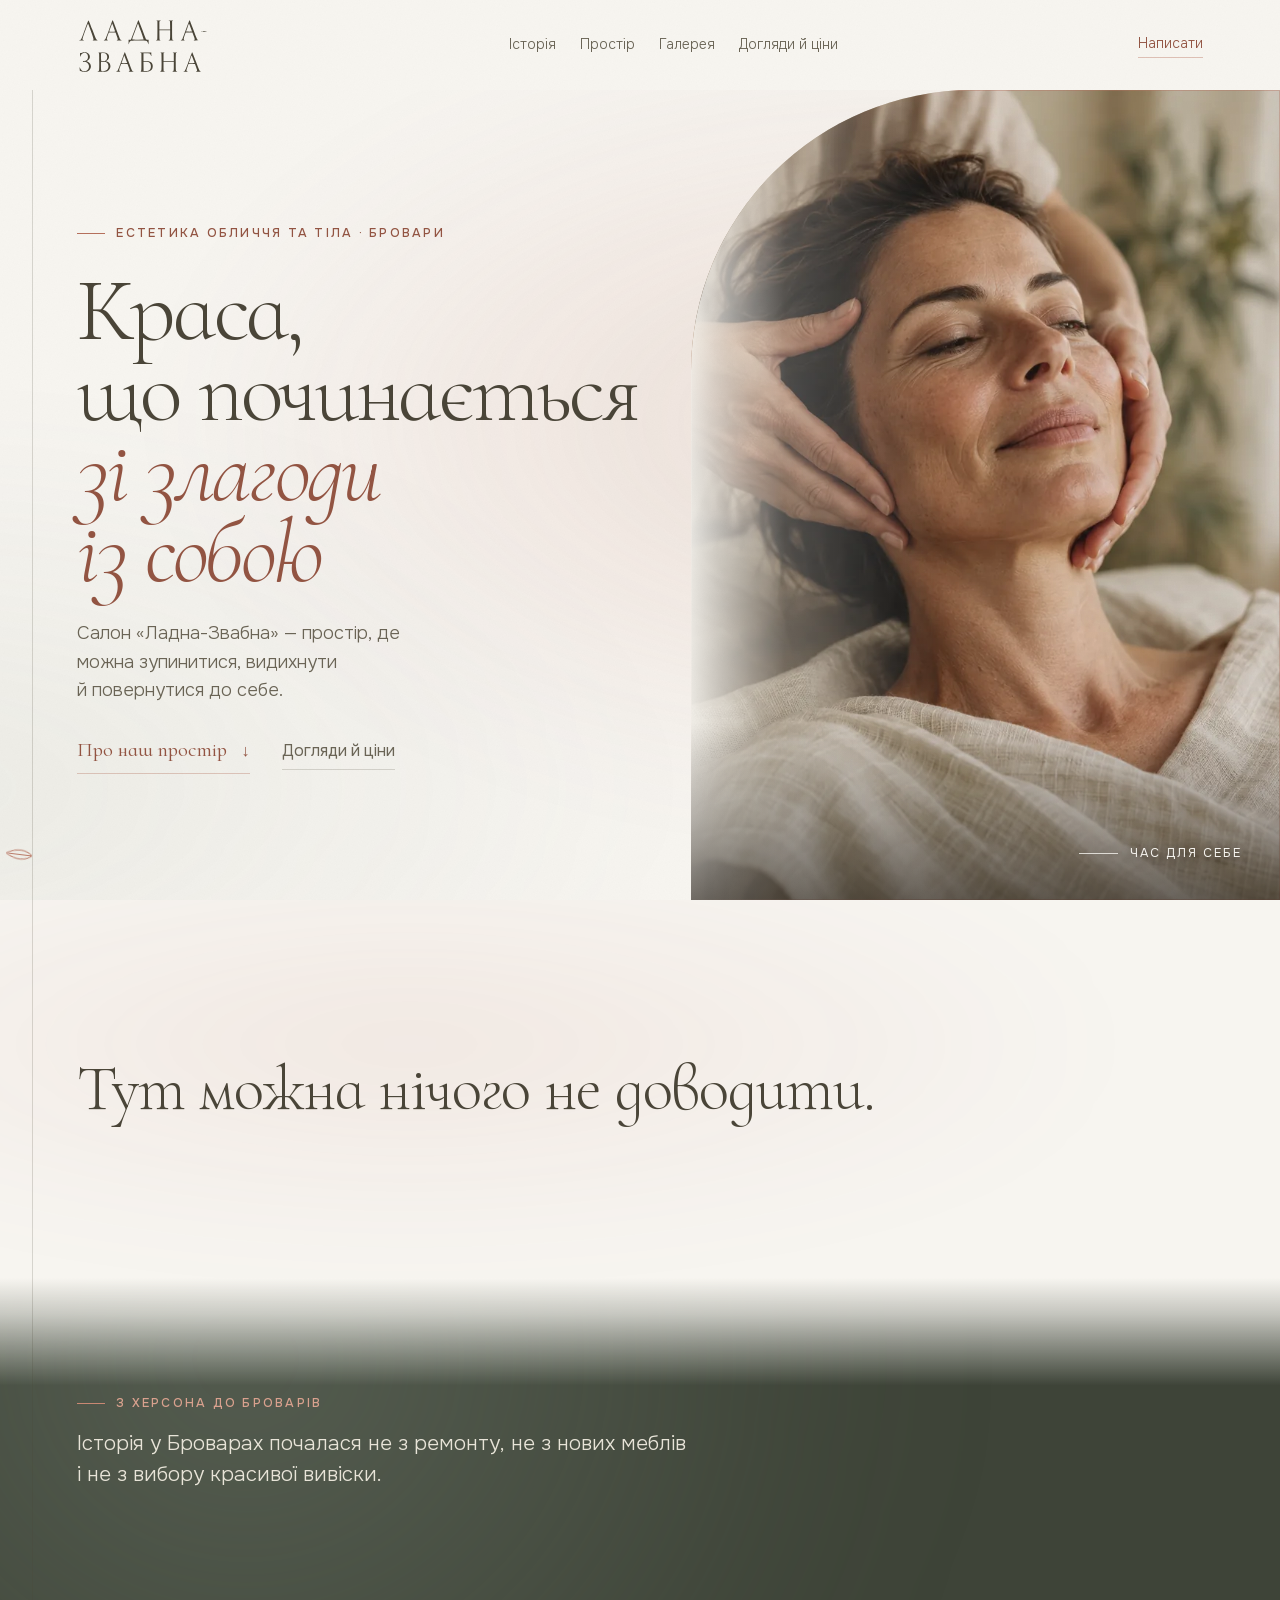
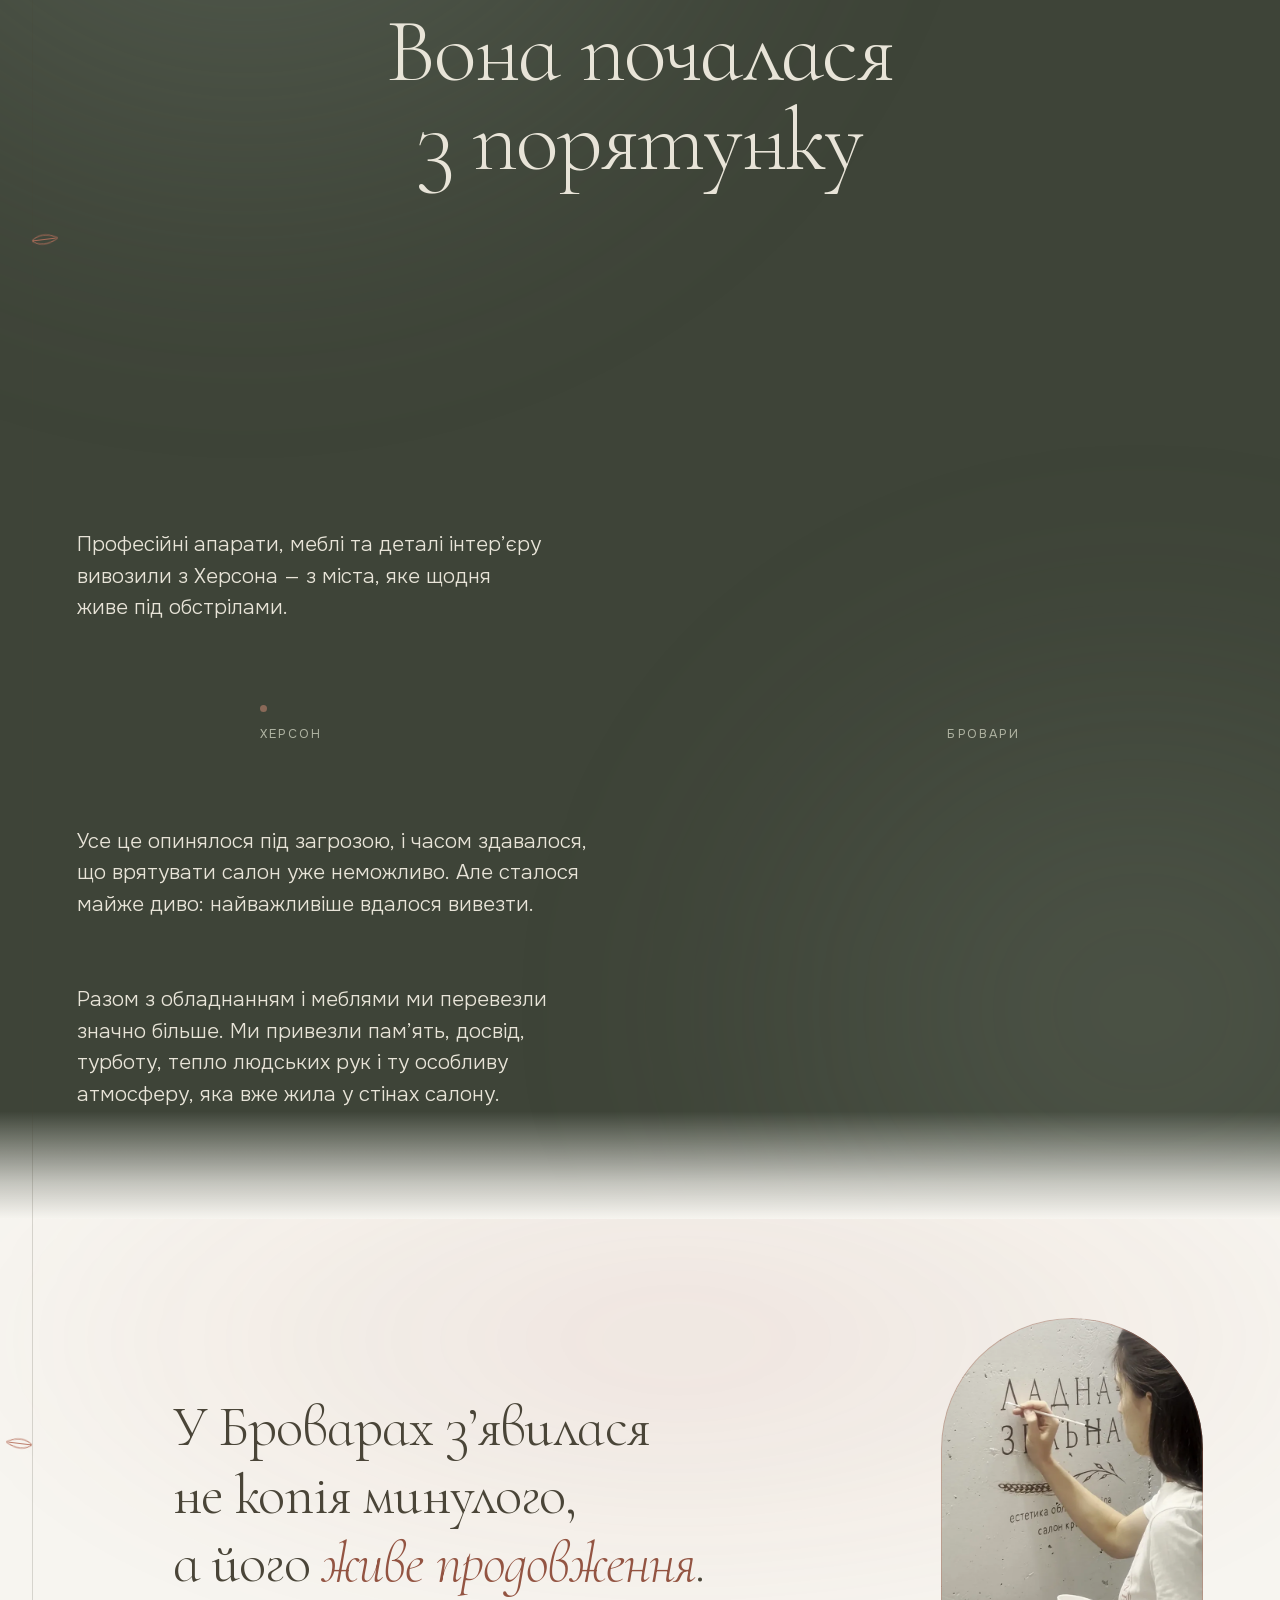
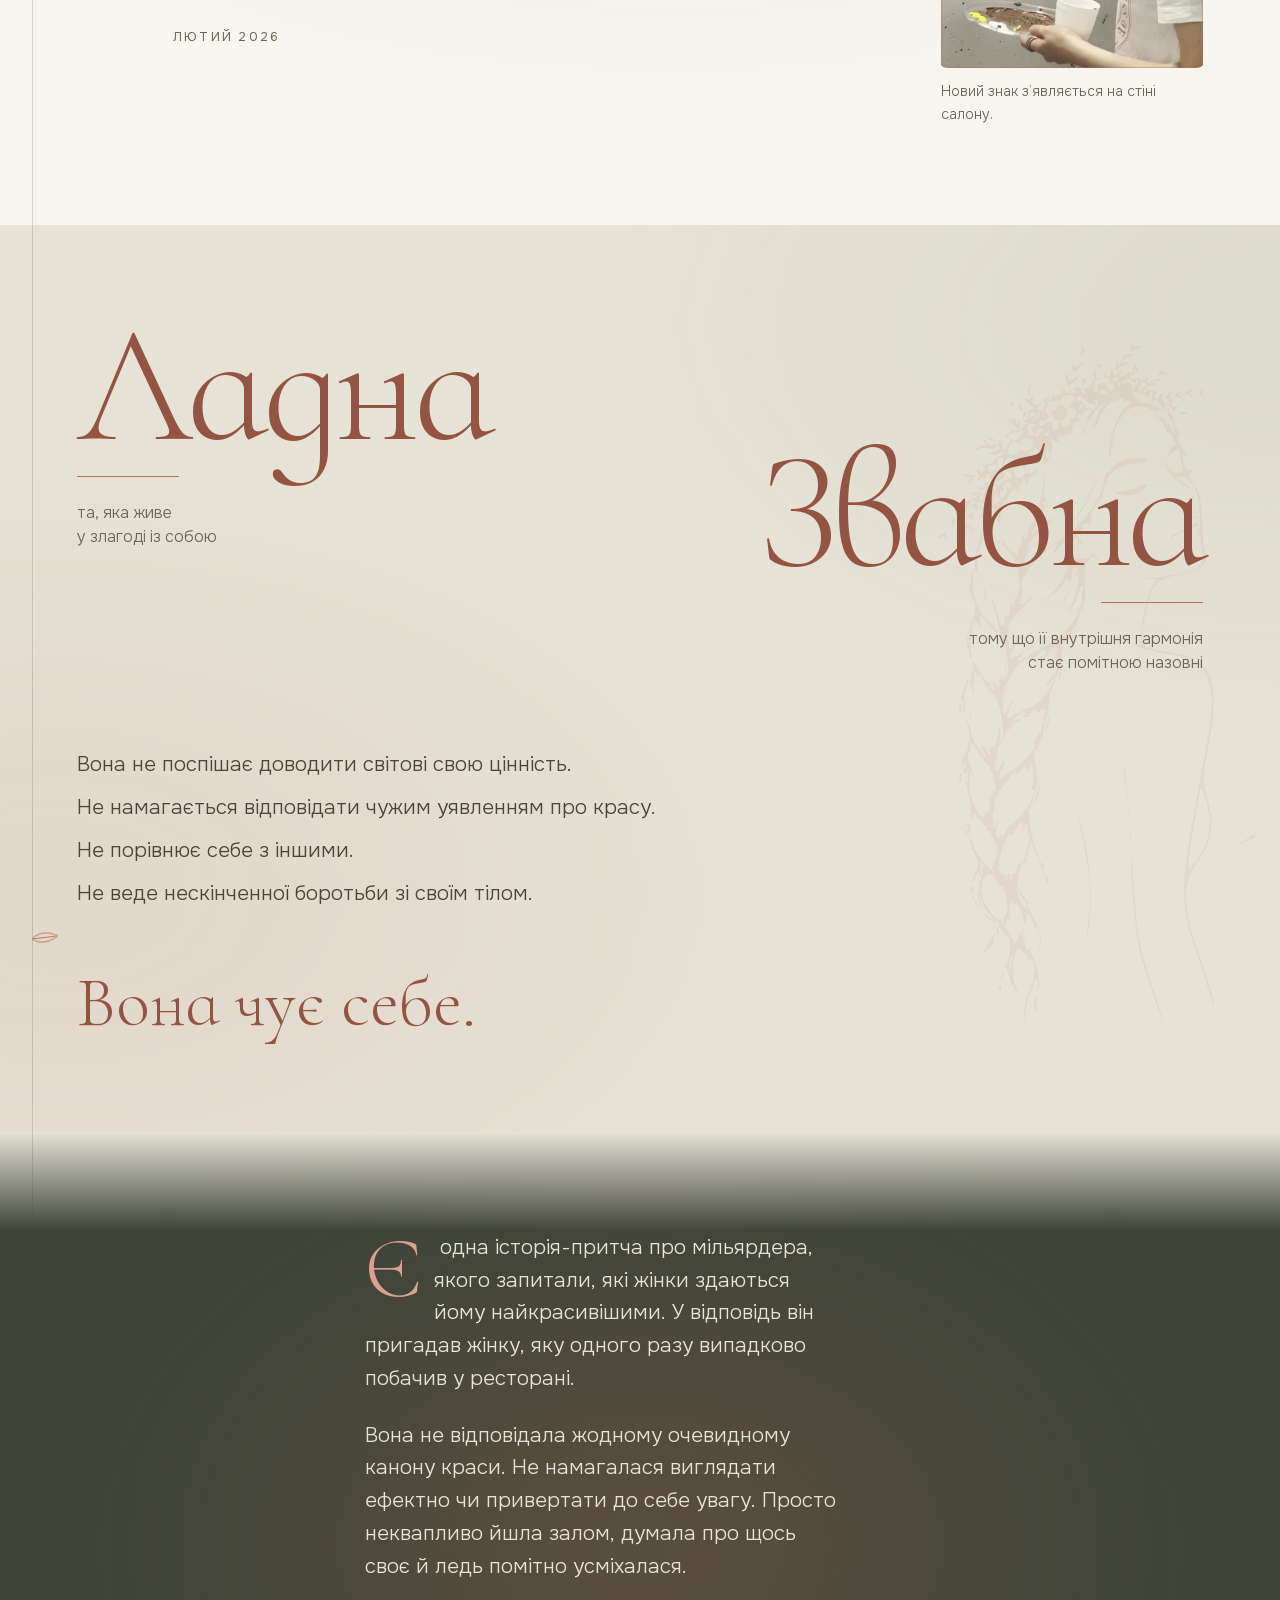
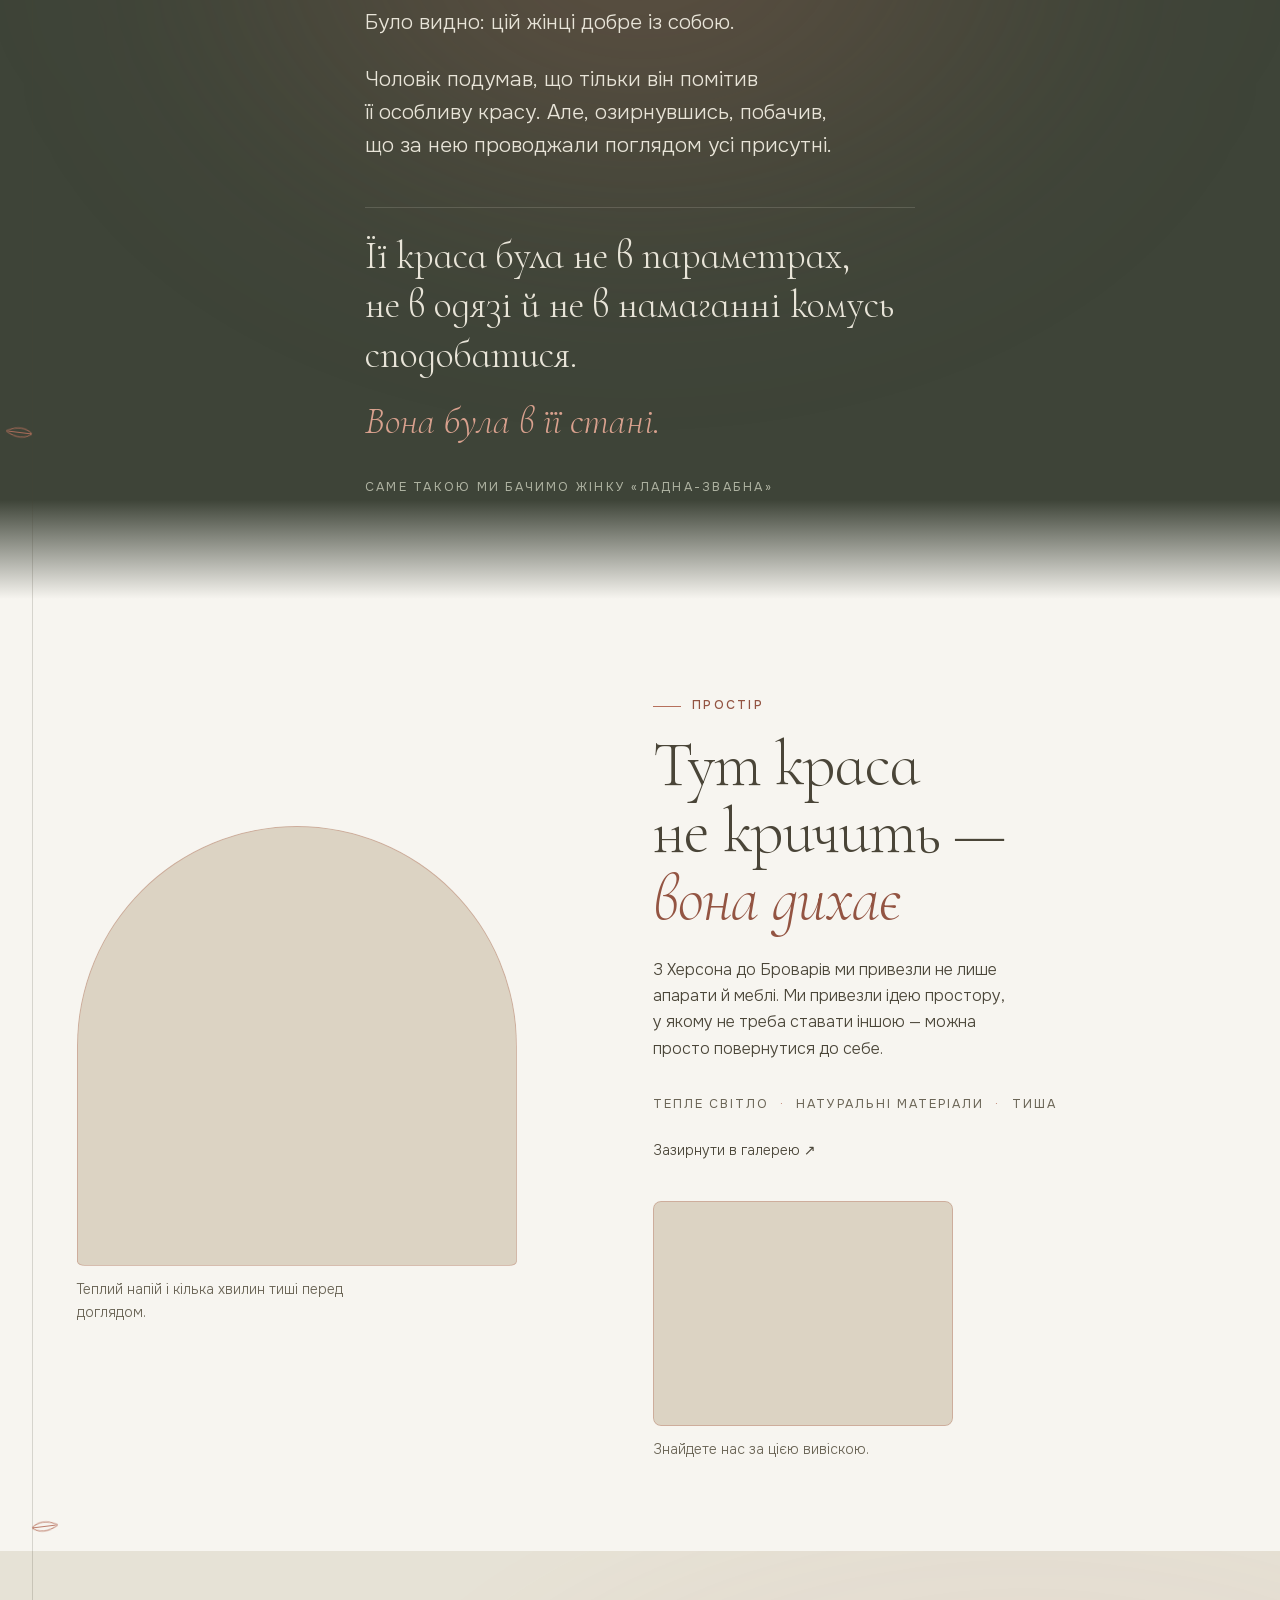
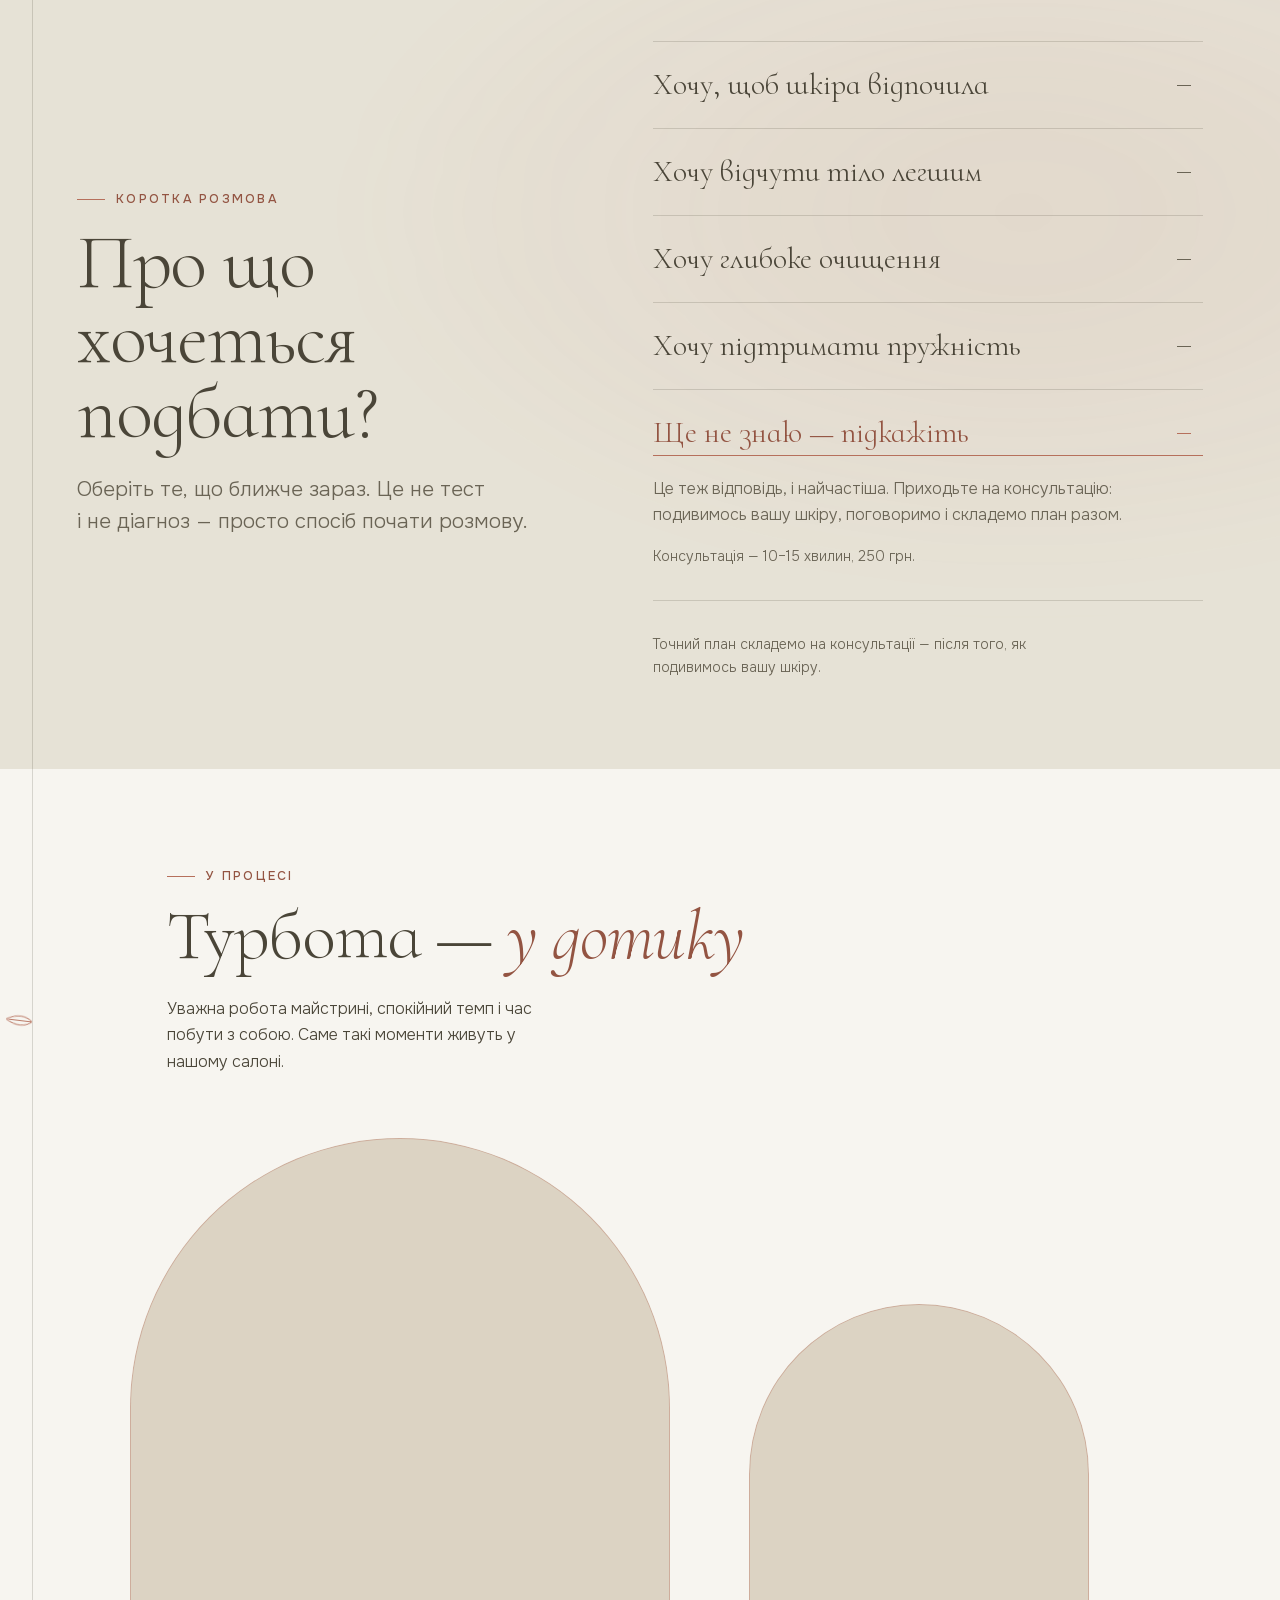
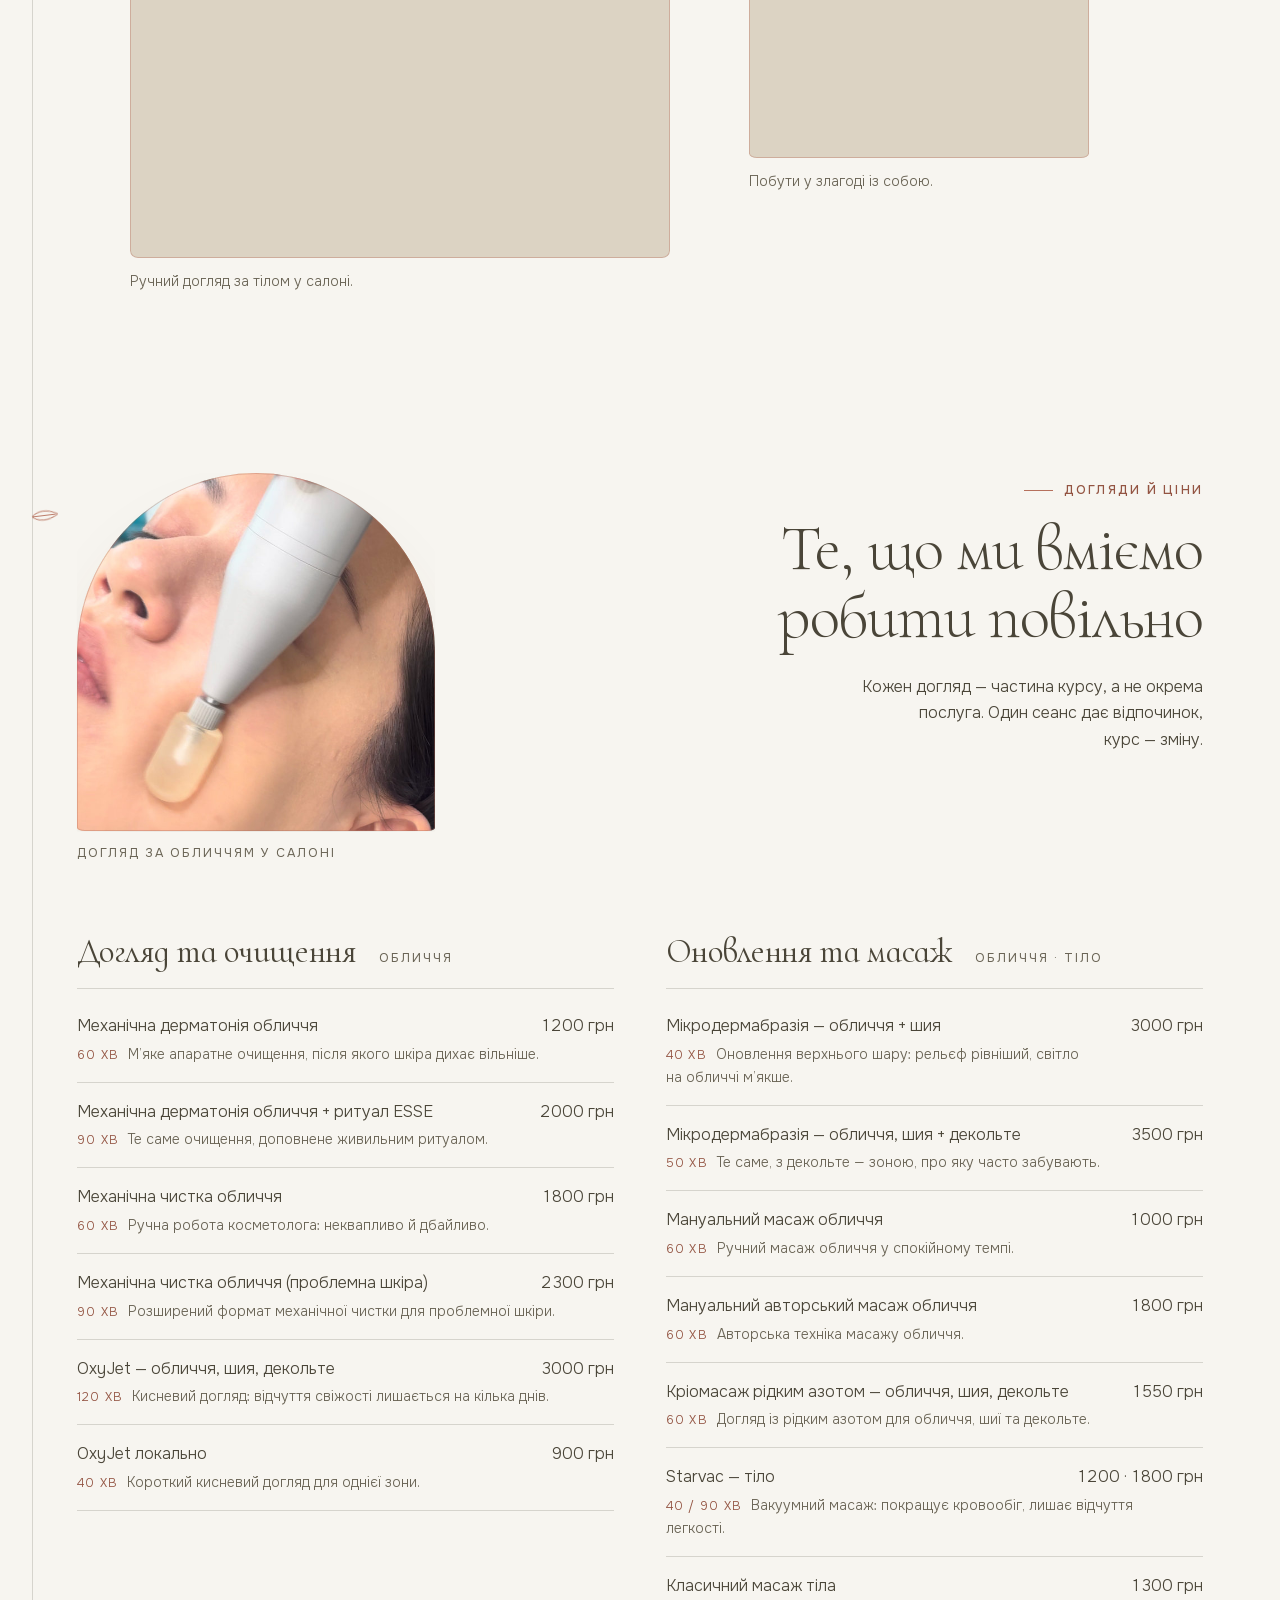
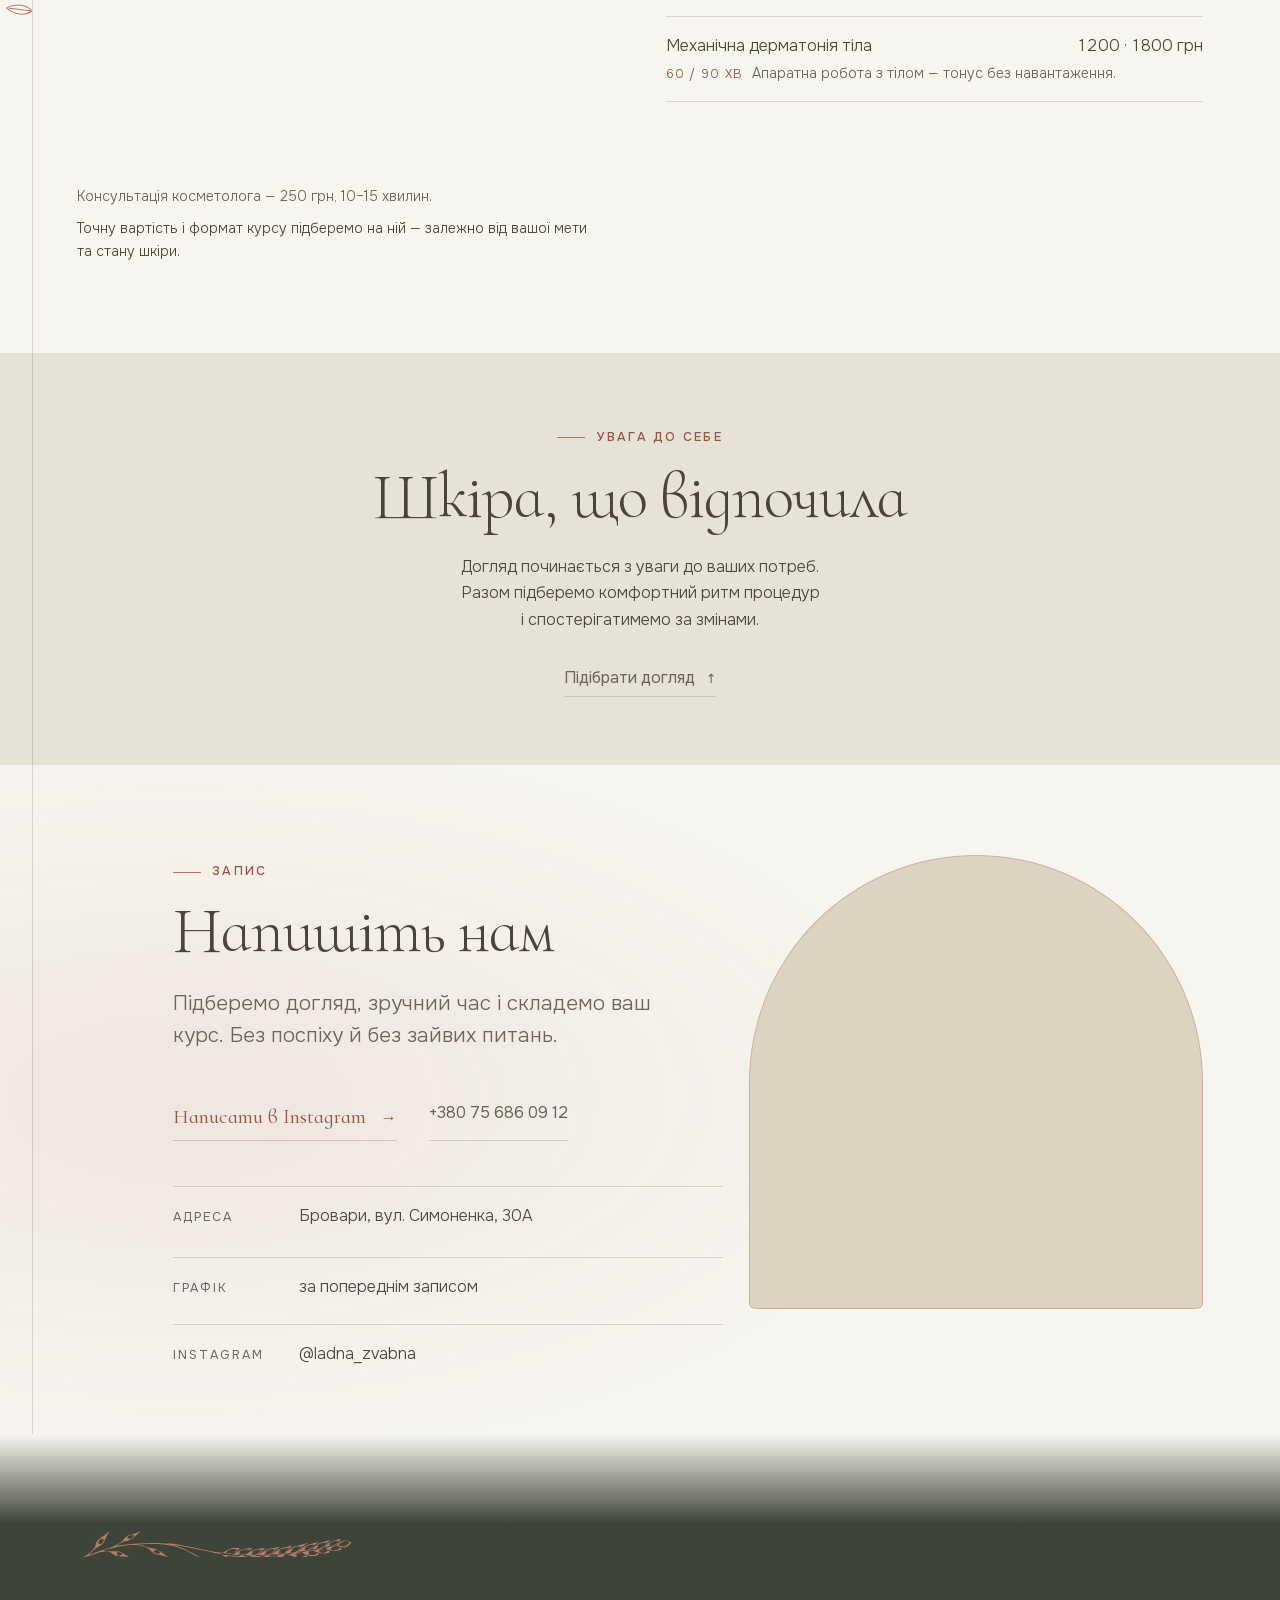
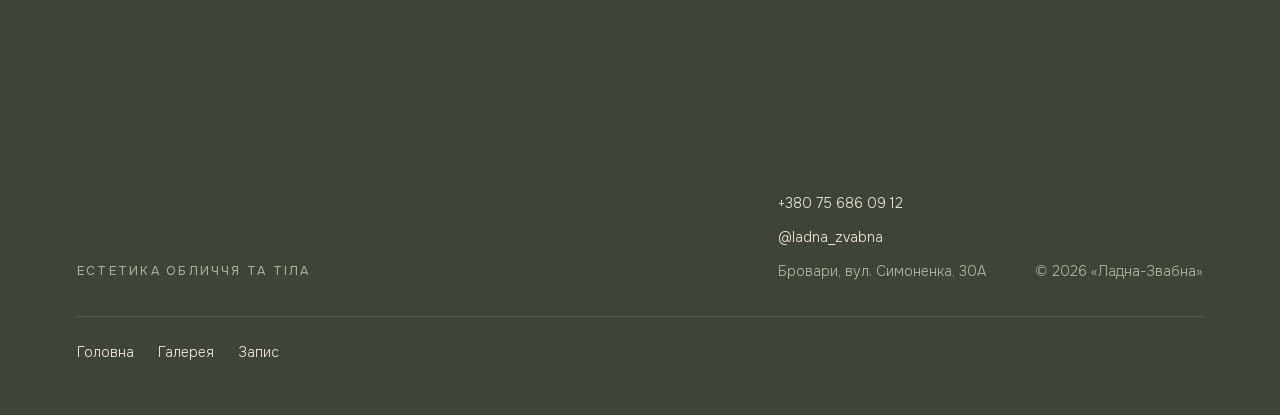
<file: index.html>
<!DOCTYPE html>
<html lang="uk" class="no-js">
<head>
<meta charset="UTF-8">
<meta name="viewport" content="width=device-width, initial-scale=1">

<title>Ладна-Звабна — естетика обличчя та тіла | Салон краси в Броварах</title>
<meta name="description" content="Салон «Ладна-Звабна» у Броварах. Простір, де можна зупинитися, видихнути й повернутися до себе. Догляд за обличчям і тілом без тиску та обіцянок.">
<meta name="google-site-verification" content="lUxpxZymuabrjg1UpUpV0SlXJWdTknekxWFqZU1iZq4">

<link rel="canonical" href="https://ladna-zvabna.pages.dev/">

<meta property="og:type" content="website">
<meta property="og:locale" content="uk_UA">
<meta property="og:site_name" content="Ладна-Звабна">
<meta property="og:title" content="Ладна-Звабна — естетика обличчя та тіла">
<meta property="og:description" content="Простір, де можна зупинитися, видихнути й повернутися до себе. Салон краси у Броварах.">
<meta property="og:url" content="https://ladna-zvabna.pages.dev/">
<meta property="og:image" content="https://ladna-zvabna.pages.dev/og-cover.jpg">
<meta property="og:image:width" content="1200">
<meta property="og:image:height" content="630">
<meta property="og:image:alt" content="Знак «Ладна-Звабна» і фраза «Краса, що починається зі злагоди із собою»">
<meta name="twitter:card" content="summary_large_image">

<meta name="theme-color" content="#F7F5F0">
<link rel="icon" href="/favicon.ico" sizes="32x32">
<link rel="icon" href="assets/img/icons/icon-192.png" type="image/png" sizes="192x192">
<link rel="apple-touch-icon" href="assets/img/icons/icon-180.png">
<link rel="manifest" href="site.webmanifest">

<script>
/* Клас .js вимикає статичний fallback у motion.css і віддає керування появою скрипту.
   Ставимо його ДО першої відмальовки, щоб не було спалаху вмісту.

   Запобіжник: якщо main.js не завантажиться, не виконається або впаде —
   через 3 секунди клас знімається і сторінка повертається до статичної,
   повністю читабельної версії. Без цього збій одного файлу лишив би
   людину перед порожнім екраном. */
(function(){
  var d = document.documentElement;
  d.className = 'js';
  window.__lzFallback = setTimeout(function(){ d.className = ''; }, 3000);
})();
</script>

<!-- Окреме кадрування для вузького екрана зберігає обличчя та руки в кадрі. -->
<link rel="preload" as="image" type="image/webp" fetchpriority="high"
      media="(orientation: portrait) and (max-width: 1024px)"
      href="assets/img/editorial/hero-care-mobile.webp">
<link rel="preload" as="image" type="image/webp" fetchpriority="high"
      media="(orientation: landscape), (min-width: 1025px)"
      href="assets/img/editorial/hero-care.webp"
      imagesrcset="assets/img/editorial/hero-care-520.webp 520w, assets/img/editorial/hero-care.webp 900w"
      imagesizes="46vw">
<link rel="preload" href="assets/fonts/cormorant-infant-300.woff2" as="font" type="font/woff2" crossorigin>
<link rel="preload" href="assets/fonts/onest-300.woff2" as="font" type="font/woff2" crossorigin>
<!-- Зібраний CSS: чотири джерела в assets/css/ склеєні й стиснуті скриптом
     build.sh. Правити треба ДЖЕРЕЛА, потім запустити `bash build.sh`.
     Один файл замість чотирьох — на 520 мс менше блокування рендеру. -->
<link rel="stylesheet" href="assets/css/site.min.css">
</head>

<body>

<!-- Знаки логотипа лежать у документі один раз і вживаються через <use>.
     Не в CSS як data:URI (роздувало критичний файл і гальмувало появу тексту)
     і не окремим файлом (зовнішній SVG як маска не працює при відкритті
     сторінки подвійним кліком). -->
<svg class="lz-sprite" aria-hidden="true" focusable="false"><symbol id="lz-word" viewBox="0 0 540 232"><title>Ладна-Звабна</title><path d="M144.5 14.2c-.2.7-3.3 9.4-6.9 19.3-9 25.3-19.6 53.5-21.3 56.8-.9 1.8-2.5 3-4.4 3.4-6.2 1.2-3.6 2.3 5.7 2.3 9.7 0 10.4-.3 6.2-2.5-3.1-1.5-2.8-4.3 2.3-18.7l4.2-11.8h27.3l4.8 13.4c5 14 5.4 16.8 2.1 17.4-6.2 1.2-2.7 2.2 7.3 2.2 6.8 0 11.2-.4 11.2-1s-1.1-1-2.5-1c-3.4 0-4.3-1.8-11.4-21-21.9-60-23.1-62.9-24.6-58.8m5.8 28.6c3.1 8.6 5.7 16 5.7 16.4 0 1.1-24 1.4-24 .3C132 58 143.4 27 144 27c.3 0 3.1 7.1 6.3 15.8m100-28.6c-.6.7-1.4 2.4-1.8 3.8-1.8 6-23 63.1-25.6 68.7l-2.8 6.3H211v9.7c0 6.7.3 9.3 1 8.3.5-.8 1-2.3 1-3.2 0-3.2 3.2-8.6 5.9-10 3.4-1.7 57.7-2.5 63.3-.8 4.7 1.3 7.5 4.9 8.4 10.6 1 7.1 2.4 4 2.4-5.7V93h-5c-6.1 0-4 4.2-21.4-42.4-13.9-37-14.6-38.6-16.3-36.4m10.7 43c6 16.9 11.1 31.7 11.2 33l.3 2.3-22.8.3c-19.9.2-22.8 0-23.3-1.3-.4-.9.9-6 2.9-11.3 5.1-13.9 16.4-44.9 18.3-50 .9-2.4 1.8-4.2 2-4s5.3 14.2 11.4 31m197.6-40.7c-.9 2.1-1.6 3.9-1.6 4.2 0 1-23.4 64.2-25.2 68.1-1.6 3.2-2.8 4.4-5 4.9-6.2 1.2-3.5 2.3 5.8 2.3 8.8 0 11.8-1.1 5.9-2.2-3.8-.6-2.1-8.8 6-29.1.7-1.6 2.1-1.7 14.2-1.5l13.5.3 4.9 13.4c5.3 14.1 5.6 16.4 2.4 16.9-6.3 1.2-2.6 2.2 7.6 2.1 10.8-.1 11.2-.1 8.1-1.5-4.1-1.8-3.8-1-20.2-45-7.2-19.2-13.5-35.3-14-35.8s-1.5.7-2.4 2.9m6.3 27.2 5.8 15.8-5.8.3c-3.2.2-8.7.2-12.3 0l-6.4-.3 5.4-15c3-8.3 5.7-15.6 5.9-16.4.8-2.2 1.3-1.2 7.4 15.6M34.1 45.8C16.9 93.5 16.6 94 11.3 94 10 94 9 94.4 9 95s4 1 10.1 1c6.4 0 9.8-.4 9.4-1-.3-.6-1.4-1-2.4-1-5.9 0-5.5-1.8 11.3-48 7.1-19.6 7.5-20.4 8.6-17.5 10.5 27.2 22 60.3 21.8 62.4-.2 1.8-1 2.7-2.5 2.9-1.3.2-2.3.8-2.3 1.3s4.9.9 11.1.9c7.1 0 10.8-.4 10.4-1-.3-.6-1.3-1-2.2-1-3.4 0-5.2-3.9-19.3-41.4C52.8 25.5 48.1 14 47 14s-4.8 9.2-12.9 31.8m291.7-30.3 3.2 1.4v37c0 20.3-.3 37.6-.6 38.5s-1.7 1.6-3 1.6-2.4.4-2.4 1 4.1 1 10.2 1c10.1 0 10.9-.3 6.6-2.4-2.3-1.1-2.3-1.5-2.6-20.4L337 54h44v18.8c0 19.4-.4 21.2-4.1 21.2-1 0-2.1.4-2.4 1-.4.6 3.2 1 9.9 1 6.4 0 10.6-.4 10.6-1s-.8-1-1.8-1c-4.1 0-4.2-.9-4.2-39.7V16.9l3.3-1.4c3-1.3 2.6-1.4-7.8-1.5h-11l3.5 1.8 3.5 1.7.3 16.7.2 16.8h-44V18l3.3-2 3.2-2H333c-9.9.1-10.3.2-7.2 1.5m181.9 42.1c-1.7 1.8 1.4 2.4 11.9 2.4 9.5 0 11.4-.3 11.4-1.5 0-1.6-21.8-2.4-23.3-.9M20.5 145.9c-2.7 1-5.6 1.6-6.2 1.4-1.9-.7-2.4 1.7-2.1 9.3l.3 6.9 2.8-5.8c8.6-17.4 29.7-13.2 29.7 5.9 0 9.7-6.7 16.4-16.2 16.4-3.6 0-4.8.4-4.8 1.5s1.2 1.5 5.2 1.5c10.6 0 18.6 6.9 19.6 16.9 2.1 22.6-25.4 30.8-35.3 10.6-1.5-3.1-2.9-5.4-3.1-5.3-.1.2.1 3.6.4 7.6l.7 7.4 5.5 2c9.1 3.4 21 3.1 27.9-.7 16.1-8.9 15.9-30.1-.4-38.1l-5.6-2.7 2.8-1.4c14.7-7.6 14.6-26.7-.2-33.4-5.2-2.4-14.5-2.4-21 0m174.1-1c-.3.5-3.5 8.9-7 18.7-20.5 57-21.1 58.4-25.1 58.4-1.4 0-2.5.4-2.5 1s3.5 1 8.5 1c7.7 0 11.7-1.4 6.3-2.2-3.4-.5-2.8-6 1.9-18.8l3.9-10.5 13-.3 13.1-.3 4.7 13c5 13.7 5.3 16.4 2.1 16.9-6.2 1.2-2.7 2.2 7.4 2.2 7.2 0 11-.4 10.6-1-.3-.6-1.4-1-2.4-1-3.2 0-4.6-3.1-18.7-40.7-13.2-35.5-14.5-38.5-15.8-36.4m-.5 43.9c-6.2.1-11.5.1-11.8-.1-.2-.3 2.2-7.5 5.3-16.1l5.7-15.6 6.1 15.7 6.1 15.8zM463 164.2c-19.4 53.6-21.2 57.8-25.1 57.8-1 0-2.1.4-2.4 1-.4.6 2.7 1 8.4 1 5.4 0 9.1-.4 9.1-1s-.8-1-1.9-1c-4.9 0-4.6-3.2 2.1-21.8l3-8.2h26.4l4.8 13.2c5 13.9 5.1 15.3 1.1 16.8-4.3 1.6-2.8 2 8 2 6.3 0 10.5-.4 10.5-1s-.9-1-2-1c-3.2 0-4.7-3.3-18.9-40.9-7.5-20.1-14.1-36.6-14.7-36.8s-4.3 8.5-8.4 19.9m12.4 8.6c3.1 8.1 5.6 15.1 5.6 15.5s-5.3.7-11.9.7h-11.8l5.6-15.5c3-8.5 5.8-15.5 6.2-15.5.3 0 3.1 6.7 6.3 14.8M86.6 146.4c1.7.8 3.4 2.1 3.8 3.1.3.9.6 17.1.6 35.9 0 36.2-.1 36.6-4.7 36.6-1.3 0-2.3.5-2.3 1.1 0 .7 5.7 1 18.3.7 17.8-.3 18.3-.4 22.9-3.1 16.5-9.7 15.1-32.5-2.4-38.3l-4.9-1.6 2.8-1.5c15.1-7.8 13.5-28.8-2.5-33.3-6.1-1.6-35.5-1.3-31.6.4m29.7 3.3c4.7 2.7 8 9.6 7.3 15.5-1.1 10.6-6 14.8-17.3 14.8h-7.1l-.7-6.3c-.3-3.4-.5-10.5-.3-15.7.3-9.1.4-9.4 2.8-10.2 3.8-1.1 11.8-.1 15.3 1.9m3.5 35.6c10.2 5.4 12 21.6 3.3 30.7-5.4 5.6-19 7.8-23.8 3.8-1.4-1.2-1.9-34.8-.5-36.2 1.3-1.4 17.5-.1 21 1.7M260 146.8l3.5 1.7v35.9c0 38.5.3 36.1-5 38.3-3.2 1.3 28.2 1.6 34.2.3 11-2.4 17.2-10.1 17.3-21.4 0-15-8.9-21.5-29.2-21.6H272v-32h11.3c13.5 0 16.8 1.4 18.8 8 .7 2.2 1.6 4 2.2 4 .5 0 .6-.7.3-1.6s-.6-4.2-.6-7.5V145h-23.7c-23.3 0-23.7 0-20.3 1.8m32.3 37.6c14 5.8 13.2 31.4-1.1 35.7-2.1.5-7.1.9-11.2.7l-7.5-.3-.3-18.8-.2-18.7h8.5c5 0 9.9.6 11.8 1.4m49.7-38.3c1.3.6 2.8 1.5 3.2 2.2s.8 17 .8 36.3c0 36.4-.1 37.4-4.2 37.4-1 0-1.8.4-1.8 1s4 1 10.1 1c6.4 0 9.8-.4 9.4-1-.3-.6-1.4-1-2.5-1-2.7 0-3-1.8-3-20.6V184h42v17.8c0 18.4-.4 20.2-4.2 20.2-1 0-1.8.4-1.8 1s4 1 10 1 10-.4 10-1-.8-1-1.8-1c-4.1 0-4.2-1-4.2-37.5 0-19.2.4-35.5.8-36.1s2.1-1.6 3.7-2.2c2.5-.9 1.1-1-8-1.1-10.3 0-10.8.1-7.7 1.4l3.2 1.4V181h-42v-33l3.3-1.4c3-1.4 2.6-1.4-7.3-1.5-7.9 0-9.9.3-8 1"/></symbol><symbol id="lz-divider" viewBox="0 0 550 100"><title>Гілочка та колосок</title><path d="M58.4 53.1c-2.1 2.2-5.9 5.2-8.4 6.6-8.6 5-14 11.9-14 18 0 3.5-12.2 15.8-19.6 19.7l-4.9 2.6 4-.4c2.2-.2 8.2-2 13.3-4C48.2 88 61.5 86.9 68 92.4c5.9 4.9 8.9 5.9 19 6.1 5.2.1 11.1.6 13 .9 3.4.7-.7-1.9-14.5-9.2-2.3-1.2-6.5-1.6-17.8-1.8-8.2-.1-15.1-.4-15.4-.7-1.5-1.6 31-9.1 46.8-10.8 18.7-2 36.9 2 44.1 9.7 5.5 5.9 8.2 7.2 17.7 8.9 4.3.7 9.5 2.1 11.6 2.9 6.1 2.6 6.1 1.8-.1-2.5-3.3-2.2-7.8-5.5-10.2-7.4-4.3-3.5-8.6-5.1-17.7-6.5-2.7-.5-8.8-2-13.4-3.4s-9.7-2.7-11.5-2.7c-10.8-.4 7.7-1.8 24.4-1.8 35.8-.1 54.8 4.4 81.1 19.5 6.2 3.5 11.8 6.3 12.3 6.1 3-1-29.3-17.5-41.5-21.2l-8.4-2.5 6 .6c9.3.9 74.4 14.1 83.9 17 1.3.4 1.6.2 1.1-.6-.7-1.2 7.6-1 15.5.5 1.9.4 4.6.2 6-.4 2.4-1.1 2.3-1.1-.6-.6-3.6.7-8.4-.3-8.4-1.6 0-.5.7-.9 1.6-.9.8 0 1.3-.4.9-1-1.1-1.8 4.5-4.2 11.2-4.8 5.1-.4 6.4-.2 5.8.8-.5.9-.1 1 1.6.6 2.1-.6 1.9-.3-1.1 2.4-1.9 1.6-3.2 3-2.9 3 1.1 0 7.2-5 8.6-7.1 1.6-2.1 1.5-2.1-3.1-1.8-2.5.2-4.7.1-4.8-.3-.6-1.7-13.1 2.4-18.1 5.8l-5.2 3.6-9-.5c-5.5-.3-17.6-2.5-31-5.5-32.6-7.5-46.8-10-64.2-11.7-28.5-2.7-66.1-1.5-92.8 2.9-4.9.9-9.4 1.6-9.9 1.6-3.2 0 12.3-9 16.3-9.5 8.1-1.1 10.9-2.5 17.6-8.5 3.5-3.3 7.6-6.7 9-7.6s2.5-2 2.5-2.5-1.1-.2-2.4.6c-1.4.9-6.8 2.7-12.1 4-10.4 2.6-15.1 5.4-18.2 10.6-3.6 6.2-16.5 13.5-31.3 17.8-11.3 3.3-28.1 9.1-36.4 12.6-1.1.5 1.5-2.5 5.8-6.6s9.6-8.2 11.9-9.2c7.6-3.3 10.3-6.1 13.7-14.3 1.8-4.3 4.3-9.5 5.7-11.6 3.5-5.3 2.5-5.6-2.3-.7m51.1 3.9c-.3.5.2 1 1.2 1 1.4 0 .9.9-1.9 3.5-3.5 3.3-7.8 4.9-6.2 2.4.4-.8 0-.9-1.5-.4-2.2.7-3-.9-.8-1.9.6-.3.1-.3-1.2 0-3.4.9-1.8-1.2 2.7-3.6 3.9-2 8.7-2.7 7.7-1m-61.9 7.5c-.4 1.2-.1 1.2 2.1-.2 2.6-1.7 2.6-1.7 1.4.5-1.4 2.6-.4 2.9 1.6.4 1-1.3 1-.7-.2 2.3-2 5-3.6 6.7-7 7.1-2.3.2-2.6-.1-2.2-1.8.5-1.9.5-1.9-1.5-.1l-2.1 1.8 1.8-3.5c2.5-5 7.7-10.5 6.1-6.5m109.7 21.9c3.5 1.5 8.7 6.5 5.5 5.3-2-.7-3.5.9-1.6 1.6.7.3.2.6-1.2.6-2.9.1-10.4-3.1-11.5-4.9-.6-.9-.1-.9 1.6.1 2.2 1.1 2.3 1.1 1-.4-1.2-1.5-1.1-1.7 1-1.7 1.9 0 2.1-.2.9-1-2.3-1.5.5-1.2 4.3.4m-71.2 5.2 3.1 1.5-2.3 2c-2.4 2-6.5 2.5-8.9.9-1.2-.8-1.2-1-.1-1s1.1-.3.1-1.5-.9-1.5.6-1.5c1.6 0 1.7-.2.4-1-2.6-1.7 3.7-1.2 7.1.6m421.1-25.5c-6.7 1.1-14.6 4.8-19.9 9.4-2.3 1.9-4.6 3.5-5.2 3.5s-2.8 1.1-4.9 2.4c-4.6 2.9-13.7 5.6-18.9 5.6-4.5 0-18.3 3.1-18.3 4.1 0 1.2 16 6.9 19.3 6.9 4.6-.1 13-2.5 13.5-3.8.2-.7-.1-1.2-.6-1.2-.6 0-1.9-.3-2.9-.7-1-.3-1.5-.2-1 .2.9 1.1-5.9 3.5-9.8 3.4-1.6 0-4.3-.6-6-1.4-2.9-1.3-3-1.3-.5-1.4 1.9-.1 2.1-.4 1.1-1-.8-.5-1.1-1.6-.8-2.5 1-2.5 9.6-2.1 16.9.9 6.8 2.8 14.5 3.3 20.9 1.3 4.7-1.4 4.9-2.2.7-4.4-3-1.6-3.2-1.6-1.9-.1 1.2 1.5 1.1 1.7-.8 1.7-1.1 0-2.1.4-2.1.9 0 1.6-7 2.3-10.6 1.1-3.3-1.1-3.4-1.3-1.7-2.6s1.7-1.3 0-1.4c-3.7 0-.4-2 3.6-2.1 2.3-.1 3.4-.3 2.5-.6-4.8-1.2-.3-3.9 8.2-4.8 5.9-.6 10.4-2.5 6.2-2.5-1.6 0-2.1-.4-1.5-1.3.4-.6.8-1.6.8-2.1 0-2.1 8.9-5.6 13.7-5.5l4.8.2-2.2 2.5c-3.8 4-9.3 7-17.2 9.4l-7.5 2.2 5.4 2.8c4.2 2.1 6.9 2.8 11.3 2.8 5.7 0 15.2-2.5 15.2-3.9s-2.5-3.1-4.4-3c-1.2 0-1.5.3-.8.6 1.9.8 1.4 2.3-.9 2.3-1.1 0-1.8.4-1.5.9.8 1.2-7.8 2.4-11.4 1.6-3.3-.7-4.1-2.5-1.2-2.6 1.4 0 1.4-.2-.3-.9-1.8-.8-1.8-.9-.2-.9 1-.1 1.6-.5 1.2-1-.7-1.3 2.7-2.3 5.1-1.5 1.5.5 1.6.4.4-.5-1.2-.8-1.1-1.1.5-1.7 2.5-.9 11.5-9.8 11.5-11.3 0-1.2-.3-1.2-7.8 0m-23.5 3.4c-10.9 3.1-13.2 4.3-19.9 10.4-4.9 4.6-5.1 5-2.8 5 3.6.1 12.3-2.7 9-2.9h-2.5l2.5-2.1 2.5-2-2.5.6c-4.8 1.2 3-4.4 8.4-6 6-1.8 6.9-1.9 6-.3-.4.7.2.5 1.3-.5 3.6-3.1 3.8-1.8.2 2-2.1 2.3-2.4 3-.9 1.8 3.2-2.5 9-8.5 8.1-8.4-.3 0-4.5 1.1-9.4 2.4m34.6-.7c-2.2.9-5.8 3.1-8 4.9l-3.8 3.1 3 1.2c10.3 4 16.8 3.3 22.5-2.5l4.2-4.3-3-1.6c-1.7-.9-4.6-1.5-6.4-1.5l-3.3.1 3.8.8c5.8 1.1 6.3 2.3 2.5 5.4-1.8 1.4-3.8 3.1-4.5 3.6-2.1 1.7-14.3.1-14.3-1.9 0-.9 9.6-7.1 10.9-7.1.6 0 1.1-.5 1.1-1 0-.6-.1-1-.2-.9-.2 0-2.2.8-4.5 1.7m-51 2.7c-1.8.7-5.4 1.7-8 2.1-6.5.9-14.2 4.4-18.9 8.6-7.2 6.2-7.9 6.3-2.4.3 3-3.3 6.9-6.8 8.7-7.8 4.3-2.3 4.2-3-.1-1.2-1.9.8-7.5 2.3-12.5 3.4-10.3 2.3-11.6 2.8-18.9 8.3-7.4 5.5-7.4 4.3-.1-2.7 3.3-3.2 5.2-5.4 4.2-5.1-1 .4-4.9 1.4-8.8 2.2-10.8 2.2-13.5 3.3-20.6 8-10.8 7.1-10.9 7.7-.9 7.1 4.8-.2 10-1.2 12-2.1 1.9-.9 2.6-1.4 1.5-1-1.1.3-3.8.8-6 1.1l-4 .6 3-3.4 3-3.3-2.7 1.7c-4 2.5-2.5-.3 1.7-3.2 2.5-1.6 5.2-2.4 8.9-2.6 3-.1 5.9-.6 6.5-.9 2.4-1.5.9 1.2-2.4 4.4-1.9 1.8-3.2 3.7-2.9 4.1.9 1.5-4.3 4-10.5 5.1-6.4 1.2-7.4 2.1-4.2 3.8 2.6 1.3 12.2 1.4 10.1 0-1.3-.9-1.3-1 0-1s1.3-.1 0-1.1c-1.1-.8-.8-.9 1.5-.4 2.7.6 2.8.5 1.1-.8s-1.5-1.4 2.5-2.5c2.4-.6 6.4-1.4 8.9-1.7s5.2-1 6-1.5c1-.6.2-.7-2.5-.3l-4 .6 2.5-2.8c2.2-2.5 2.3-2.7.5-2.2-1.5.5-1.2.1.9-1.7 4.2-3.5 15.9-6.5 14.1-3.6-1 1.6 1.1 1.2 2.5-.5 1.9-2.2 3.2-1.8 1.8.6-4 6.4-20 15-27 14.3l-4.3-.3 4.2.9c2.4.5 6.4 1.8 8.9 2.9 5.7 2.6 10.4 2.9 6.4.5-2.5-1.5-2.5-1.5 1-.9l3.5.6-2.9-1.7-2.8-1.6 2.2-1.5c1.5-1.1 3.6-1.4 6.7-1 2.8.3 4 .1 3.2-.4s-3.2-.9-5.4-.9c-3.5-.1-3.8-.2-2.2-1.4.9-.7 2.7-1.1 4-.9 3 .6 18-2.3 22.2-4.3 1.8-.8 4.3-2.7 5.6-4.2l2.4-2.6-3.8 2.7c-2 1.6-5.3 3.5-7.2 4.3-3.5 1.4-10.9 2-8.9.6.6-.4 1-1.5.8-2.4-.1-1 1-2.6 2.4-3.7 4.3-3 15.2-5.5 13.7-3.1-.3.5-.1 1 .4 1 .6 0 1.1-.6 1.1-1.3 0-.9.2-.9.8 0 .5.8 1.9 0 4.4-2.3 4.1-3.7 4-4-.9-1.9M393 80.2c-1.4.5-6.5 1.6-11.4 2.4-9.3 1.6-11.7 2.5-20.4 8-2.9 1.9-5.5 3.4-5.8 3.4-.6 0 8.6-8.5 11.5-10.6 1.1-.9.3-1.1-3.9-.8-12.9 1-21.5 3.9-31.4 10.8-3.7 2.5-2 3.4 7.4 3.6 5.8.2 6.1.3 2.7 1-7.4 1.4-4.8 2 7.5 1.7 12.7-.2 14.5-1.7 2.5-2l-5.8-.2 4.1-1.7c3.6-1.5 4.4-1.6 5.6-.4 1.6 1.7 13.1 1.3 14.8-.4.8-.8.3-.9-1.9-.4-2.8.7-2.9.6-1.5-1.2.8-1 2.3-2.7 3.5-3.7 2-1.8 2-1.8-.3-.7-3.2 1.6-3.8.6-.9-1.3 4.5-2.9 15.6-5 14.1-2.6-.3.6.9.3 2.7-.6 3-1.4 2.8-1-2.2 3.7-3.7 3.5-7.6 6.1-11.8 7.7-8.1 3.2-8.5 4.1-1.4 4.1 4.3 0 5.4-.3 4.3-1.1-1.7-1.1 8.5-.7 13 .5l2.5.7-2.5-1.5c-1.4-.9-4.9-1.5-7.9-1.6h-5.4l3.9-2.9c2.1-1.5 6.2-5 8.9-7.7 2.8-2.6 6.1-5.4 7.5-6 3-1.5 1.5-1.7-2-.2m-35.6 6c-.5.8-.2.9.9.5 4.7-1.9 4.9-1.7 1.2 1.6-3.9 3.5-12.8 7.7-16.3 7.7-1.3-.1-1.1-.4.8-1.5 3-1.7.9-2-2.3-.4-2 1.1-2 1 .3-1.6 2.1-2.3 2.2-2.7.6-2.1-1.6.5-1.7.4-.6-.9 2.4-2.9 17.1-6.1 15.4-3.3M333 83.1c-7.5.7-9.8 1.4-19.2 6.2-10 5.2-10.5 5.5-7.6 6.1 5.4 1.1 9.2.6 11.8-1.4l2.5-2.1-3 .6c-2.5.5-2.7.4-1.2-.5.9-.6 1.5-1.6 1.2-2.1-1-1.5 7.5-4.9 12.3-4.9 2.9 0 4.1.4 3.6 1.1-.3.6.8.3 2.5-.5 3.6-1.9 4.2-.6.9 1.8-1.8 1.3-1.9 1.5-.3.7 2.3-1 7.3-6.2 5.9-6-.5.1-4.7.5-9.4 1m-4.5 9.8c-.3.5-3.1 1.5-6.2 2.2-4.9 1.1-5.4 1.4-3.3 2 4.2 1.2-8.8 1-16-.2-3.6-.6-9.4-1.2-13-1.4-3.6-.1-7.4-.6-8.5-.9-1.1-.4-.3.2 1.9 1.3 2.1 1.1 4.3 2.4 5 2.9 2.1 1.6 5.5 1.2 4.9-.5-.5-1.3-.3-1.4 1.7-.3 1.5.8 2 .8 1.6.1-.9-1.5 2-1.4 4.7.1 2.4 1.3 32.5 1.9 30.4.6-.7-.4-2.3-.8-3.7-.8-2.9 0-6.7-2-3.9-2 1.6 0 7.2-3.9 5.7-4-.4 0-.9.4-1.3.9m117.1 3.6c1.8 1.4 1.7 1.4-1.3 1.5-1.7 0-3.5.5-3.8 1-.4.6 1.3 1 4.4 1 5.7 0 6.9-1.9 2.6-3.8-3.5-1.6-4.3-1.5-1.9.3"/></symbol><symbol id="lz-leaf" viewBox="0 0 26 13"><path d="M0 6.5C6 .8 16 .2 26 6.5 16 12.8 6 12.2 0 6.5Z"/><path d="M1.5 6.5H23"/></symbol><symbol id="lz-ear" viewBox="0 0 34 76"><path d="M17 76V13"/><path d="M17 46 c6 -2 9 -7 10 -14 c-7 1 -10 6 -10 14 z"/><path d="M17 46 c-6 -2 -9 -7 -10 -14 c7 1 10 6 10 14 z"/><path d="M17 38 c6 -2 9 -7 10 -14 c-7 1 -10 6 -10 14 z"/><path d="M17 38 c-6 -2 -9 -7 -10 -14 c7 1 10 6 10 14 z"/><path d="M17 30 c6 -2 9 -7 10 -14 c-7 1 -10 6 -10 14 z"/><path d="M17 30 c-6 -2 -9 -7 -10 -14 c7 1 10 6 10 14 z"/><path d="M17 22 c6 -2 9 -7 10 -14 c-7 1 -10 6 -10 14 z"/><path d="M17 22 c-6 -2 -9 -7 -10 -14 c7 1 10 6 10 14 z"/><path d="M17 14 c6 -2 9 -7 10 -14 c-7 1 -10 6 -10 14 z"/><path d="M17 14 c-6 -2 -9 -7 -10 -14 c7 1 10 6 10 14 z"/><path d="M17 14c5-5 6-10 0-14-6 4-5 9 0 14z"/></symbol></svg>

<!-- ===== ЗЕРНО ===== -->
<div class="grain" aria-hidden="true"></div>

<!-- ===== 5.0 ПРЕЛОАДЕР =====
     Без JS не показується взагалі (html:not(.js) .loader{display:none}).
     Логіку — малювання лінії, sessionStorage, розчинення — додає Етап 3. -->
<div class="loader" id="loader" aria-hidden="true">
  <svg class="lz-ico lz-ico--divider loader__mark draw" aria-hidden="true"><use href="#lz-divider"/></svg>
  <svg class="lz-ico lz-ico--word loader__word" aria-hidden="true"><use href="#lz-word"/></svg>
</div>

<a class="skip" href="#main">Перейти до змісту</a>

<!-- ===== ШАПКА ===== -->
<header class="hdr">
  <div class="hdr__in wrap">
    <a class="hdr__logo" href="#main" aria-label="Ладна-Звабна, на початок">
      <svg class="lz-ico lz-ico--word hdr__word" aria-hidden="true"><use href="#lz-word"/></svg>
    </a>
    <nav class="hdr__nav" aria-label="Основна навігація">
      <a href="#story">Історія</a>
      <a href="#space">Простір</a>
      <a href="gallery.html">Галерея</a>
      <a href="#care">Догляди й&nbsp;ціни</a>
    </nav>
    <a class="hdr__act" href="https://instagram.com/ladna_zvabna" rel="noopener">Написати</a>

    <!-- Кнопку створює JS: без нього меню не потрібне, бо посилання
         й так є у футері, а сторінка гортається як звичайна. -->
  </div>

  <div class="menu" id="menu" hidden>
    <nav class="menu__nav" aria-label="Розділи сайту">
      <a href="#story">Історія</a>
      <a href="#meaning">Ладна-Звабна</a>
      <a href="#space">Простір</a>
      <a href="gallery.html">Галерея</a>
      <a href="#consult">Консультація</a>
      <a href="#care">Догляди й&nbsp;ціни</a>
      <a href="#book">Запис</a>
    </nav>
    <div class="menu__foot">
      <a class="link link--grow" href="tel:+380756860912">+380&nbsp;75&nbsp;686&nbsp;09&nbsp;12</a>
      <a class="link link--grow" href="https://instagram.com/ladna_zvabna" rel="noopener">@ladna_zvabna</a>
      <span>Бровари, вул.&nbsp;Симоненка,&nbsp;30А</span>
    </div>
  </div>
</header>

<main id="main">

<!-- Izuminka: kolosok -->
<div class="stalk" aria-hidden="true">
    <span class="stalk__stem"></span>
    <span class="stalk__leaf" style="--at:7%"><svg class="lz-ico lz-ico--leaf"><use href="#lz-leaf"/></svg></span>
    <span class="stalk__leaf" style="--at:16%"><svg class="lz-ico lz-ico--leaf"><use href="#lz-leaf"/></svg></span>
    <span class="stalk__leaf" style="--at:27%"><svg class="lz-ico lz-ico--leaf"><use href="#lz-leaf"/></svg></span>
    <span class="stalk__leaf" style="--at:37%"><svg class="lz-ico lz-ico--leaf"><use href="#lz-leaf"/></svg></span>
    <span class="stalk__leaf" style="--at:47%"><svg class="lz-ico lz-ico--leaf"><use href="#lz-leaf"/></svg></span>
    <span class="stalk__leaf" style="--at:57%"><svg class="lz-ico lz-ico--leaf"><use href="#lz-leaf"/></svg></span>
    <span class="stalk__leaf" style="--at:67%"><svg class="lz-ico lz-ico--leaf"><use href="#lz-leaf"/></svg></span>
    <span class="stalk__leaf" style="--at:77%"><svg class="lz-ico lz-ico--leaf"><use href="#lz-leaf"/></svg></span>
    <span class="stalk__leaf" style="--at:87%"><svg class="lz-ico lz-ico--leaf"><use href="#lz-leaf"/></svg></span>
    <span class="stalk__ear"><svg class="lz-ico lz-ico--ear"><use href="#lz-ear"/></svg></span>
</div>

<!-- ==================================================================
     5.1 ГЕРОЙ
     ================================================================== -->
<section class="hero" id="hero">
  <div class="glow" style="--gx:64%;--gy:44%;--ga:.20" aria-hidden="true"></div>
  <div class="glow glow--second" style="--gx:14%;--gy:74%" aria-hidden="true"></div>

  <div class="hero__in wrap grid">

    <div class="hero__text">
      <p class="mini reveal">естетика обличчя та&nbsp;тіла&nbsp;· Бровари</p>

      <h1 class="hero__title">
        <span class="words">Краса,<br>що&nbsp;починається<br><em>зі&nbsp;злагоди із&nbsp;собою</em></span>
      </h1>

      <p class="lead reveal">
        Салон «Ладна-Звабна»&nbsp;— простір, де можна зупинитися,
        видихнути й&nbsp;повернутися до&nbsp;себе.
      </p>

      <div class="hero__acts reveal">
        <a class="act" href="#pause">Про наш простір <span class="arrow" aria-hidden="true">↓</span></a>
        <a class="act act--quiet" href="#price">Догляди й&nbsp;ціни</a>
      </div>
    </div>

    <!-- Ілюстративний редакційний кадр догляду за обличчям.
         Для телефона — окремий кроп, який тримає обличчя й руки в кадрі. -->
    <figure class="hero__frame">
      <div class="arch arch--framed arch-open">
        <picture>
          <source media="(orientation: portrait) and (max-width: 1024px)"
                  srcset="assets/img/editorial/hero-care-mobile.webp" type="image/webp">
          <source media="(orientation: portrait) and (max-width: 1024px)"
                  srcset="assets/img/editorial/hero-care-mobile.jpg">
          <source type="image/webp"
                  srcset="assets/img/editorial/hero-care-520.webp 520w, assets/img/editorial/hero-care.webp 900w"
                  sizes="46vw">
          <img src="assets/img/editorial/hero-care.jpg"
               alt="Ілюстративний кадр: жінка розслабляється під час масажу обличчя"
               width="900" height="1100" fetchpriority="high" decoding="async">
        </picture>
      </div>
      <figcaption class="hero__cap">
        <span class="hero__cap-line" aria-hidden="true"></span>
        час для себе
      </figcaption>
    </figure>

  </div>
</section>

<!-- ==================================================================
     5.2 ПАУЗА — «Видих»
     Секція існує рівно для того, щоб дати паузу перед історією.
     Не видаляти «бо порожня» — це і є прийом.
     ================================================================== -->
<section class="section section--pause" id="pause">
  <div class="glow" style="--gx:38%;--gy:42%;--ga:.13" aria-hidden="true"></div>
  <div class="wrap">
    <p class="pause__line words">Тут можна нічого не доводити.</p>
  </div>
</section>

<!-- ==================================================================
     5.3 ГЛАВА: ДРУГЕ НАРОДЖЕННЯ
     Найважливіша сцена сайту. Єдина темна секція.
     Сім бітів — Етап 4 навісить на них scrub-timeline.
     Без JS це просто послідовність абзаців, і вона має зворушувати.
     ================================================================== -->
<section class="story on-dark" id="story" aria-labelledby="story-h">
  <!-- Світло сцени. Колір інтерполюється за прогресом скролу: холодний
       сіро-зелений на початку -> мідний на «диві». Текст не чіпаємо взагалі,
       тому контраст лишається передбачуваним у кожному кадрі. -->
  <div class="story__light" aria-hidden="true"></div>

  <div class="wrap">

    <div class="story__beat" data-beat="1">
      <p class="mini">з&nbsp;Херсона до&nbsp;Броварів</p>
      <p class="story__intro measure--wide">
        Історія у&nbsp;Броварах почалася не&nbsp;з&nbsp;ремонту, не&nbsp;з&nbsp;нових меблів
        і&nbsp;не&nbsp;з&nbsp;вибору красивої вивіски.
      </p>
    </div>

    <!-- Кадр завмирає: заголовок прилипає на 140vh нативним position:sticky.
         Без JS і без бібліотек — і без ризику перехопити скрол. -->
    <div class="story__hold">
      <div class="story__beat story__beat--hold" data-beat="2">
        <h2 class="story__h" id="story-h">Вона почалася<br>з&nbsp;порятунку</h2>
      </div>
    </div>

    <div class="story__beat" data-beat="3">
      <p class="measure">
        Професійні апарати, меблі та&nbsp;деталі інтер’єру вивозили з&nbsp;Херсона&nbsp;—
        з&nbsp;міста, яке щодня живе під&nbsp;обстрілами.
      </p>
    </div>

    <div class="story__beat story__beat--path" data-beat="4">
      <div class="path" aria-hidden="true">
        <span class="path__dot path__dot--from"></span>
        <span class="path__line"></span>
        <span class="path__dot path__dot--to"></span>
      </div>
      <p class="path__labels" aria-hidden="true">
        <span>Херсон</span><span>Бровари</span>
      </p>
    </div>

    <div class="story__beat" data-beat="5">
      <p class="measure">
        Усе це опинялося під&nbsp;загрозою, і&nbsp;часом здавалося, що врятувати салон
        уже неможливо. Але сталося майже диво: найважливіше вдалося вивезти.
      </p>
    </div>

    <div class="story__beat" data-beat="6">
      <p class="measure">
        Разом з&nbsp;обладнанням і&nbsp;меблями ми&nbsp;перевезли значно більше.
        Ми&nbsp;привезли пам’ять, досвід, турботу, тепло людських рук
        і&nbsp;ту&nbsp;особливу атмосферу, яка вже жила у&nbsp;стінах салону.
      </p>
    </div>
  </div>
</section>

<section class="section section--coda story__out" data-beat="7">
  <div class="glow" style="--gx:52%;--gy:30%;--ga:.14" aria-hidden="true"></div>
  <div class="wrap grid story__coda">
    <div class="story__coda-copy">
      <p class="story__final">
        У&nbsp;Броварах з’явилася не&nbsp;копія минулого,<br>
        а&nbsp;його <em>живе продовження</em>.
      </p>
      <p class="mini story__date">лютий 2026</p>
    </div>
    <figure class="story__coda-photo media">
      <div class="arch arch--framed">
        <picture>
          <source srcset="assets/img/ritual/mural-artist.webp" type="image/webp">
          <img src="assets/img/ritual/mural-artist.jpg" alt="Художниця вручну розписує знак «Ладна-Звабна» на стіні нового салону" width="720" height="900" loading="lazy" decoding="async">
        </picture>
      </div>
      <figcaption>Новий знак з’являється на стіні салону.</figcaption>
    </figure>
  </div>
</section>

<!-- ==================================================================
     5.4 ЛАДНА / ЗВАБНА
     ================================================================== -->
<section class="section section--soft meaning" id="meaning" aria-labelledby="meaning-h">
  <span class="mark mark--figure meaning__mark" aria-hidden="true"></span>
  <div class="glow" style="--gx:20%;--gy:66%;--ga:.12" aria-hidden="true"></div>
  <div class="glow glow--second" style="--gx:84%;--gy:24%" aria-hidden="true"></div>

  <div class="wrap">
    <h2 class="sr-only" id="meaning-h">Що означає «Ладна-Звабна»</h2>

    <dl class="pair">
      <div class="pair__col pair__col--l">
        <dt class="pair__word">Ладна</dt>
        <dd class="pair__def">та, яка живе<br>у&nbsp;злагоді із&nbsp;собою</dd>
      </div>
      <div class="pair__col pair__col--r">
        <dt class="pair__word">Звабна</dt>
        <dd class="pair__def">тому що її&nbsp;внутрішня гармонія<br>стає помітною назовні</dd>
      </div>
    </dl>

    <div class="verse">
      <p>Вона не&nbsp;поспішає доводити світові свою цінність.</p>
      <p>Не&nbsp;намагається відповідати чужим уявленням про&nbsp;красу.</p>
      <p>Не&nbsp;порівнює себе з&nbsp;іншими.</p>
      <p>Не&nbsp;веде нескінченної боротьби зі&nbsp;своїм тілом.</p>
    </div>

    <p class="verse__turn reveal">Вона чує себе.</p>
  </div>
</section>

<!-- ==================================================================
     5.5 ПРИТЧА
     Майже без графіки. Вузька колонка, як сторінка книжки.
     Ніяких фото жінок — читач уявляє її сам.
     ================================================================== -->
<section class="section parable on-dark" id="parable" aria-labelledby="parable-h">
  <div class="parable__light" aria-hidden="true"></div>
  <div class="wrap grid">
    <div class="lane-center">
      <h2 class="sr-only" id="parable-h">Притча</h2>

      <p class="measure dropcap">Є&nbsp;одна історія-притча про&nbsp;мільярдера, якого запитали,
        які жінки здаються йому найкрасивішими. У&nbsp;відповідь він пригадав жінку,
        яку одного разу випадково побачив у&nbsp;ресторані.</p>

      <p class="measure">Вона не&nbsp;відповідала жодному очевидному канону краси.
        Не&nbsp;намагалася виглядати ефектно чи&nbsp;привертати до&nbsp;себе увагу.
        Просто неквапливо йшла залом, думала про&nbsp;щось своє
        й&nbsp;ледь помітно усміхалася.</p>

      <p class="measure">Було видно: цій жінці добре із&nbsp;собою.</p>

      <p class="measure">Чоловік подумав, що тільки він помітив її&nbsp;особливу красу.
        Але, озирнувшись, побачив, що за&nbsp;нею проводжали поглядом усі присутні.</p>

      <blockquote class="parable__end">
        <p>Її&nbsp;краса була не&nbsp;в&nbsp;параметрах, не&nbsp;в&nbsp;одязі
           й&nbsp;не&nbsp;в&nbsp;намаганні комусь сподобатися.</p>
        <p><em>Вона була в&nbsp;її&nbsp;стані.</em></p>
      </blockquote>

      <p class="mini parable__sign">Саме такою ми&nbsp;бачимо жінку «Ладна-Звабна»</p>
    </div>
  </div>
</section>

<!-- ==================================================================
     5.6 ПРОСТІР
     ================================================================== -->
<section class="section space" id="space" aria-labelledby="space-h">
  <div class="wrap grid">

    <figure class="lane-media-l space__photo media">
      <div class="arch arch--soft arch--framed arch-open">
        <picture>
          <source srcset="assets/img/gallery/coffee-candle.webp" type="image/webp">
          <img src="assets/img/gallery/coffee-candle.jpg" alt="Кавова чашка й запалена свічка на таці в зоні відпочинку салону" width="720" height="720" loading="lazy" decoding="async">
        </picture>
      </div>
      <figcaption>Теплий напій і кілька хвилин тиші перед доглядом.</figcaption>
    </figure>

    <div class="lane-right space__text">
      <p class="mini">простір</p>
      <h2 id="space-h">Тут краса<br>не&nbsp;кричить&nbsp;— <em>вона дихає</em></h2>
      <p class="measure">
        З&nbsp;Херсона до&nbsp;Броварів ми&nbsp;привезли не&nbsp;лише апарати й&nbsp;меблі.
        Ми&nbsp;привезли ідею простору, у&nbsp;якому не&nbsp;треба ставати іншою&nbsp;—
        можна просто повернутися до&nbsp;себе.
      </p>
      <ul class="facts">
        <li>тепле світло</li>
        <li>натуральні матеріали</li>
        <li>тиша</li>
      </ul>
      <a class="link link--grow space__gallery" href="gallery.html">Зазирнути в галерею <span aria-hidden="true">↗</span></a>
      <figure class="space__welcome media">
        <div class="arch arch--framed space__sign">
          <picture>
            <source srcset="assets/img/gallery/entrance-sign-wide.webp" type="image/webp">
            <img src="assets/img/gallery/entrance-sign-wide.jpg" alt="Кругла вивіска «Ладна-Звабна» біля входу до салону" width="900" height="675" loading="lazy" decoding="async">
          </picture>
        </div>
        <figcaption>Знайдете нас за цією вивіскою.</figcaption>
      </figure>
    </div>

  </div>
</section>

<!-- ==================================================================
     5.7 КОНСУЛЬТАЦІЯ
     Без JS працює як нативний ексклюзивний акордеон (<details name>).
     Етап 5 замінить його на плавну інтерактивну версію.
     ================================================================== -->
<section class="section section--soft consult" id="consult" aria-labelledby="consult-h">
  <div class="glow" style="--gx:70%;--gy:38%;--ga:.11" aria-hidden="true"></div>
  <div class="wrap grid">
    <div class="lane-left">
      <p class="mini">коротка розмова</p>
      <h2 id="consult-h">Про що хочеться подбати?</h2>
      <p class="lead">
        Оберіть те, що ближче зараз. Це не&nbsp;тест і&nbsp;не&nbsp;діагноз&nbsp;—
        просто спосіб почати розмову.
      </p>
    </div>

    <div class="lane-inset quiz">

      <details class="quiz__item" name="care">
        <summary>Хочу, щоб шкіра відпочила</summary>
        <div class="quiz__body">
          <p>Тоді почали&nbsp;б із&nbsp;кисневого догляду або мануального масажу обличчя&nbsp;—
             найтихішого, що в&nbsp;нас є.</p>
          <ul class="quiz__list">
            <li>OxyJet&nbsp;— обличчя, шия,&nbsp;декольте</li>
            <li>Мануальний масаж обличчя</li>
          </ul>
        </div>
      </details>

      <details class="quiz__item" name="care">
        <summary>Хочу відчути тіло легшим</summary>
        <div class="quiz__body">
          <p>Тоді почали&nbsp;б із&nbsp;роботи з&nbsp;тілом&nbsp;— вона добре відновлює
             відчуття легкості й&nbsp;тонусу.</p>
          <ul class="quiz__list">
            <li>Starvac&nbsp;— тіло</li>
            <li>Механічна дерматонія тіла</li>
          </ul>
        </div>
      </details>

      <details class="quiz__item" name="care">
        <summary>Хочу глибоке очищення</summary>
        <div class="quiz__body">
          <p>Тоді почали&nbsp;б із&nbsp;чистки або дерматонії&nbsp;— залежно від&nbsp;того,
             скільки часу ви&nbsp;готові приділити собі.</p>
          <ul class="quiz__list">
            <li>Механічна чистка обличчя</li>
            <li>Механічна дерматонія обличчя</li>
          </ul>
        </div>
      </details>

      <details class="quiz__item" name="care">
        <summary>Хочу підтримати пружність</summary>
        <div class="quiz__body">
          <p>Тоді почали&nbsp;б з&nbsp;оновлення верхнього шару шкіри&nbsp;—
             воно вирівнює рельєф і&nbsp;повертає світло на&nbsp;обличчя.</p>
          <ul class="quiz__list">
            <li>Мікродермабразія&nbsp;— обличчя,&nbsp;шия</li>
            <li>Мікродермабразія&nbsp;— обличчя, шия + декольте</li>
          </ul>
        </div>
      </details>

      <details class="quiz__item" name="care" open>
        <summary>Ще не&nbsp;знаю&nbsp;— підкажіть</summary>
        <div class="quiz__body">
          <p>Це теж відповідь, і&nbsp;найчастіша. Приходьте на&nbsp;консультацію:
             подивимось вашу шкіру, поговоримо і&nbsp;складемо план разом.</p>
          <p class="quiz__note">Консультація&nbsp;— 10–15&nbsp;хвилин, 250&nbsp;грн.</p>
        </div>
      </details>

      <p class="quiz__after">
        Точний план складемо на&nbsp;консультації&nbsp;— після того, як подивимось вашу шкіру.
      </p>
    </div>
  </div>
</section>

<!-- ==================================================================
     5.8 РИТУАЛ — СЦЕНИ З РЕАЛЬНОГО САЛОНУ
     ================================================================== -->
<section class="section ritual" id="ritual" aria-labelledby="ritual-h">
  <div class="wrap">
    <div class="ritual__head">
      <p class="mini">у процесі</p>
      <h2 id="ritual-h">Турбота — <em>у дотику</em></h2>
      <p class="measure">Уважна робота майстрині, спокійний темп і&nbsp;час побути з&nbsp;собою. Саме такі моменти живуть у нашому салоні.</p>
    </div>
    <div class="ritual__gallery">
      <figure class="ritual__body media">
        <div class="arch arch--framed">
          <picture>
            <source srcset="assets/img/ritual/body-care.webp" type="image/webp">
            <img src="assets/img/ritual/body-care.jpg" alt="Майстриня руками виконує догляд за спиною клієнтки" width="800" height="1000" loading="lazy" decoding="async">
          </picture>
        </div>
        <figcaption>Ручний догляд за тілом у салоні.</figcaption>
      </figure>
      <figure class="ritual__portrait media">
        <div class="arch arch--framed">
          <picture>
            <source srcset="assets/img/editorial/quiet-portrait.webp" type="image/webp">
            <img src="assets/img/editorial/quiet-portrait.jpg" alt="Ілюстративний портрет спокійної жінки у світлому одязі" width="720" height="900" loading="lazy" decoding="async">
          </picture>
        </div>
        <figcaption>Побути у злагоді із собою.</figcaption>
      </figure>
    </div>
  </div>
</section>

<!-- ==================================================================
     5.9 ПРОЦЕДУРИ
     ================================================================== -->
<section class="section care" id="care" aria-labelledby="care-h">
  <div class="wrap grid">
    <div class="lane-right care__head">
      <p class="mini">догляди й&nbsp;ціни</p>
      <h2 id="care-h">Те, що ми&nbsp;вміємо<br>робити повільно</h2>
      <p class="measure">Кожен догляд&nbsp;— частина курсу, а&nbsp;не&nbsp;окрема послуга.
        Один сеанс дає відпочинок, курс&nbsp;— зміну.</p>
    </div>

    <figure class="care__aside">
      <div class="arch arch--soft arch--framed arch-open">
        <video muted playsinline loop preload="none"
               width="640" height="640"
               poster="assets/video/facial-care-poster.jpg"
               data-video="assets/video/facial-care" data-slow="0.75"
               aria-label="Апаратний догляд за обличчям у салоні"></video>
      </div>
      <figcaption>догляд за обличчям у салоні</figcaption>
    </figure>

    <div class="care__groups" id="price">

      <div class="care__group">
        <h3 class="care__gh">Догляд та&nbsp;очищення <span class="care__gm">обличчя</span></h3>
        <ul class="care__list">
          <li class="care__row">
            <span class="care__name">Механічна дерматонія обличчя</span>
            <span class="care__cost">1200&nbsp;грн</span>
            <span class="care__desc"><span class="care__time">60 хв</span>М’яке апаратне очищення, після якого шкіра дихає вільніше.</span>
          </li>
          <li class="care__row">
            <span class="care__name">Механічна дерматонія обличчя + ритуал ESSE</span>
            <span class="care__cost">2000&nbsp;грн</span>
            <span class="care__desc"><span class="care__time">90 хв</span>Те саме очищення, доповнене живильним ритуалом.</span>
          </li>
          <li class="care__row">
            <span class="care__name">Механічна чистка обличчя</span>
            <span class="care__cost">1800&nbsp;грн</span>
            <span class="care__desc"><span class="care__time">60 хв</span>Ручна робота косметолога: неквапливо й&nbsp;дбайливо.</span>
          </li>
          <li class="care__row">
            <span class="care__name">Механічна чистка обличчя (проблемна шкіра)</span>
            <span class="care__cost">2300&nbsp;грн</span>
            <span class="care__desc"><span class="care__time">90 хв</span>Розширений формат механічної чистки для проблемної шкіри.</span>
          </li>
          <li class="care__row">
            <span class="care__name">OxyJet&nbsp;— обличчя, шия,&nbsp;декольте</span>
            <span class="care__cost">3000&nbsp;грн</span>
            <span class="care__desc"><span class="care__time">120 хв</span>Кисневий догляд: відчуття свіжості лишається на&nbsp;кілька днів.</span>
          </li>
          <li class="care__row">
            <span class="care__name">OxyJet локально</span>
            <span class="care__cost">900&nbsp;грн</span>
            <span class="care__desc"><span class="care__time">40 хв</span>Короткий кисневий догляд для однієї зони.</span>
          </li>
        </ul>
      </div>

      <div class="care__group">
        <h3 class="care__gh">Оновлення та&nbsp;масаж <span class="care__gm">обличчя&nbsp;· тіло</span></h3>
        <ul class="care__list">
          <li class="care__row">
            <span class="care__name">Мікродермабразія&nbsp;— обличчя + шия</span>
            <span class="care__cost">3000&nbsp;грн</span>
            <span class="care__desc"><span class="care__time">40 хв</span>Оновлення верхнього шару: рельєф рівніший, світло на&nbsp;обличчі м’якше.</span>
          </li>
          <li class="care__row">
            <span class="care__name">Мікродермабразія&nbsp;— обличчя, шия + декольте</span>
            <span class="care__cost">3500&nbsp;грн</span>
            <span class="care__desc"><span class="care__time">50 хв</span>Те саме, з&nbsp;декольте&nbsp;— зоною, про&nbsp;яку часто забувають.</span>
          </li>
          <li class="care__row">
            <span class="care__name">Мануальний масаж обличчя</span>
            <span class="care__cost">1000&nbsp;грн</span>
            <span class="care__desc"><span class="care__time">60 хв</span>Ручний масаж обличчя у спокійному темпі.</span>
          </li>
          <li class="care__row">
            <span class="care__name">Мануальний авторський масаж обличчя</span>
            <span class="care__cost">1800&nbsp;грн</span>
            <span class="care__desc"><span class="care__time">60 хв</span>Авторська техніка масажу обличчя.</span>
          </li>
          <li class="care__row">
            <span class="care__name">Кріомасаж рідким азотом&nbsp;— обличчя, шия, декольте</span>
            <span class="care__cost">1550&nbsp;грн</span>
            <span class="care__desc"><span class="care__time">60 хв</span>Догляд із рідким азотом для обличчя, шиї та декольте.</span>
          </li>
          <li class="care__row">
            <span class="care__name">Starvac&nbsp;— тіло</span>
            <span class="care__cost">1200&nbsp;· 1800&nbsp;грн</span>
            <span class="care__desc"><span class="care__time">40 / 90 хв</span>Вакуумний масаж: покращує кровообіг, лишає відчуття легкості.</span>
          </li>
          <li class="care__row">
            <span class="care__name">Класичний масаж тіла</span>
            <span class="care__cost">1300&nbsp;грн</span>
          </li>
          <li class="care__row">
            <span class="care__name">Механічна дерматонія тіла</span>
            <span class="care__cost">1200&nbsp;· 1800&nbsp;грн</span>
            <span class="care__desc"><span class="care__time">60 / 90 хв</span>Апаратна робота з&nbsp;тілом&nbsp;— тонус без навантаження.</span>
          </li>
        </ul>
      </div>

      <p class="care__foot">
        Консультація косметолога&nbsp;— 250&nbsp;грн, 10–15&nbsp;хвилин.
        <span>Точну вартість і&nbsp;формат курсу підберемо на&nbsp;ній&nbsp;— залежно
          від&nbsp;вашої мети та&nbsp;стану шкіри.</span>
      </p>

    </div>
  </div>
</section>

<!-- Поки немає справжньої пари фото однієї людини, говоримо про догляд
     без візуального порівняння й не показуємо порожніх плейсхолдерів. -->
<section class="section section--soft compare" id="compare" aria-labelledby="compare-h">
  <div class="wrap grid">
    <div class="lane-center compare__head">
      <p class="mini">увага до себе</p>
      <h2 id="compare-h">Шкіра, що відпочила</h2>
      <p class="measure">Догляд починається з&nbsp;уваги до&nbsp;ваших потреб. Разом підберемо комфортний ритм процедур і&nbsp;спостерігатимемо за&nbsp;змінами.</p>
      <a class="act act--quiet compare__act" href="#consult">Підібрати догляд <span class="arrow" aria-hidden="true">↑</span></a>
    </div>
  </div>
</section>

<!-- ==================================================================
     5.10 ЗАПИС
     Тільки Direct і телефон. Ніякої форми, ніякого бекенду.
     ================================================================== -->
<section class="section book" id="book" aria-labelledby="book-h">
  <div class="glow" style="--gx:26%;--gy:50%;--ga:.14" aria-hidden="true"></div>
  <div class="wrap grid">

    <div class="lane-left book__text">
      <p class="mini">запис</p>
      <h2 id="book-h">Напишіть нам</h2>
      <p class="lead">
        Підберемо догляд, зручний час і&nbsp;складемо ваш курс.
        Без поспіху й&nbsp;без зайвих питань.
      </p>

      <div class="book__acts">
        <a class="act" href="https://instagram.com/ladna_zvabna" rel="noopener">
          Написати в&nbsp;Instagram <span class="arrow" aria-hidden="true">→</span>
        </a>
        <a class="act act--quiet" href="tel:+380756860912">+380&nbsp;75&nbsp;686&nbsp;09&nbsp;12</a>
      </div>

      <dl class="book__info">
        <div><dt>Адреса</dt><dd>
          <a class="link link--grow" href="https://maps.google.com/?q=Бровари,+вулиця+Симоненка,+30А" rel="noopener">
            Бровари, вул.&nbsp;Симоненка,&nbsp;30А</a></dd></div>
        <!-- ЗАМІНИТИ на справжні дні та години, щойно клієнтка їх підтвердить
             (питання №1 у PROGRESS.md). До того часу тут чесний нейтральний
             текст, а не технічна помітка: «[УТОЧНИТИ: …]» на живій сторінці
             читається як недоробка, а не як тимчасове рішення. -->
        <div><dt>Графік</dt><dd>за&nbsp;попереднім записом</dd></div>
        <div><dt>Instagram</dt><dd>
          <a class="link link--grow" href="https://instagram.com/ladna_zvabna" rel="noopener">@ladna_zvabna</a></dd></div>
      </dl>
    </div>

    <div class="lane-media-r">
      <div class="arch arch--soft arch--framed arch-open">
        <picture>
          <source srcset="assets/img/interior/entrance.webp" type="image/webp">
          <img src="assets/img/interior/entrance.jpg"
               alt="Вхід до салону «Ладна-Звабна» у Броварах із круглою вивіскою"
               width="900" height="900" loading="lazy" decoding="async">
        </picture>
      </div>
    </div>

  </div>
</section>

</main>

<!-- ==================================================================
     5.12 ФУТЕР
     ================================================================== -->
<footer class="foot on-dark">
  <div class="wrap">
    <svg class="lz-ico lz-ico--divider foot__rule" aria-hidden="true"><use href="#lz-divider"/></svg>

    <div class="foot__grid">
      <div class="foot__brand">
        <div class="seal" role="img" aria-label="Ладна-Звабна — естетика обличчя та тіла, салон краси">
          <svg class="seal__ring draw-ring" viewBox="0 0 200 200" aria-hidden="true"><circle cx="100" cy="100" r="98.5"/></svg>
          <span class="mark mark--figure seal__figure" aria-hidden="true"></span>
          <span class="seal__text" aria-hidden="true">
            <svg class="lz-ico lz-ico--word seal__word"><use href="#lz-word"/></svg>
            <svg class="lz-ico lz-ico--divider seal__rule"><use href="#lz-divider"/></svg>
          </span>
        </div>
        <p class="mini foot__tag">естетика обличчя та&nbsp;тіла</p>
      </div>

      <address class="foot__contacts">
        <a class="link link--grow" href="tel:+380756860912">+380&nbsp;75&nbsp;686&nbsp;09&nbsp;12</a>
        <a class="link link--grow" href="https://instagram.com/ladna_zvabna" rel="noopener">@ladna_zvabna</a>
        <span>Бровари, вул.&nbsp;Симоненка,&nbsp;30А</span>
      </address>

      <p class="foot__copy">© 2026 «Ладна-Звабна»</p>
    </div>
    <nav class="foot__nav" aria-label="Сторінки сайту">
      <a class="link link--grow" href="index.html">Головна</a>
      <a class="link link--grow" href="gallery.html">Галерея</a>
      <a class="link link--grow" href="#book">Запис</a>
    </nav>
  </div>
</footer>

<script src="assets/js/vendor/lenis.min.js" defer></script>
<!-- main.js + ui.js + media.js, зібрані build.sh. defer зберігає порядок,
     тому Lenis завжди готовий раніше за main. -->
<script src="assets/js/site.min.js" defer></script>

<script type="application/ld+json">
{
  "@context": "https://schema.org",
  "@type": "BeautySalon",
  "@id": "https://ladna-zvabna.pages.dev/#salon",
  "name": "Ладна-Звабна",
  "description": "Салон естетики обличчя та тіла у Броварах. Догляд, очищення та оновлення шкіри, апаратний і мануальний масаж.",
  "image": "https://ladna-zvabna.pages.dev/assets/img/gallery/entrance-gallery.jpg",
  "logo": "https://ladna-zvabna.pages.dev/assets/img/icons/icon-512.png",
  "url": "https://ladna-zvabna.pages.dev/",
  "telephone": "+380756860912",
  "priceRange": "250–3500 UAH",
  "currenciesAccepted": "UAH",
  "address": {
    "@type": "PostalAddress",
    "streetAddress": "вул. Симоненка, 30А",
    "addressLocality": "Бровари",
    "addressRegion": "Київська область",
    "addressCountry": "UA"
  },
  "sameAs": ["https://instagram.com/ladna_zvabna"],
  "hasOfferCatalog": {
    "@type": "OfferCatalog",
    "name": "Догляди",
    "itemListElement": [
      { "@type": "Offer", "itemOffered": { "@type": "Service", "name": "Механічна дерматонія обличчя" }, "price": "1200", "priceCurrency": "UAH" },
      { "@type": "Offer", "itemOffered": { "@type": "Service", "name": "Механічна дерматонія обличчя + ритуал ESSE" }, "price": "2000", "priceCurrency": "UAH" },
      { "@type": "Offer", "itemOffered": { "@type": "Service", "name": "Механічна чистка обличчя" }, "price": "1800", "priceCurrency": "UAH" },
      { "@type": "Offer", "itemOffered": { "@type": "Service", "name": "Механічна чистка обличчя (проблемна шкіра)" }, "price": "2300", "priceCurrency": "UAH" },
      { "@type": "Offer", "itemOffered": { "@type": "Service", "name": "OxyJet — обличчя, шия, декольте" }, "price": "3000", "priceCurrency": "UAH" },
      { "@type": "Offer", "itemOffered": { "@type": "Service", "name": "OxyJet локально" }, "price": "900", "priceCurrency": "UAH" },
      { "@type": "Offer", "itemOffered": { "@type": "Service", "name": "Мікродермабразія — обличчя, шия" }, "price": "3000", "priceCurrency": "UAH" },
      { "@type": "Offer", "itemOffered": { "@type": "Service", "name": "Мікродермабразія — обличчя, шия + декольте" }, "price": "3500", "priceCurrency": "UAH" },
      { "@type": "Offer", "itemOffered": { "@type": "Service", "name": "Мануальний масаж обличчя" }, "price": "1000", "priceCurrency": "UAH" },
      { "@type": "Offer", "itemOffered": { "@type": "Service", "name": "Мануальний авторський масаж обличчя" }, "price": "1800", "priceCurrency": "UAH" },
      { "@type": "Offer", "itemOffered": { "@type": "Service", "name": "Кріомасаж рідким азотом — обличчя, шия, декольте" }, "price": "1550", "priceCurrency": "UAH" },
      { "@type": "Offer", "itemOffered": { "@type": "Service", "name": "Класичний масаж тіла" }, "price": "1300", "priceCurrency": "UAH" },
      { "@type": "Offer", "itemOffered": { "@type": "Service", "name": "Starvac — тіло, 40 хв" }, "price": "1200", "priceCurrency": "UAH" },
      { "@type": "Offer", "itemOffered": { "@type": "Service", "name": "Starvac — тіло, 90 хв" }, "price": "1800", "priceCurrency": "UAH" },
      { "@type": "Offer", "itemOffered": { "@type": "Service", "name": "Механічна дерматонія тіла, 60 хв" }, "price": "1200", "priceCurrency": "UAH" },
      { "@type": "Offer", "itemOffered": { "@type": "Service", "name": "Механічна дерматонія тіла, 90 хв" }, "price": "1800", "priceCurrency": "UAH" },
      { "@type": "Offer", "itemOffered": { "@type": "Service", "name": "Консультація косметолога" }, "price": "250", "priceCurrency": "UAH" }
    ]
  }
}
</script>
<!-- openingHours навмисно відсутній: графік роботи ще не підтверджено.
     Краще не вказати, ніж вказати неправильно — пошук показує ці години людям.
     Додати після відповіді на питання №1 у PROGRESS.md. -->

</body>
</html>
</file>
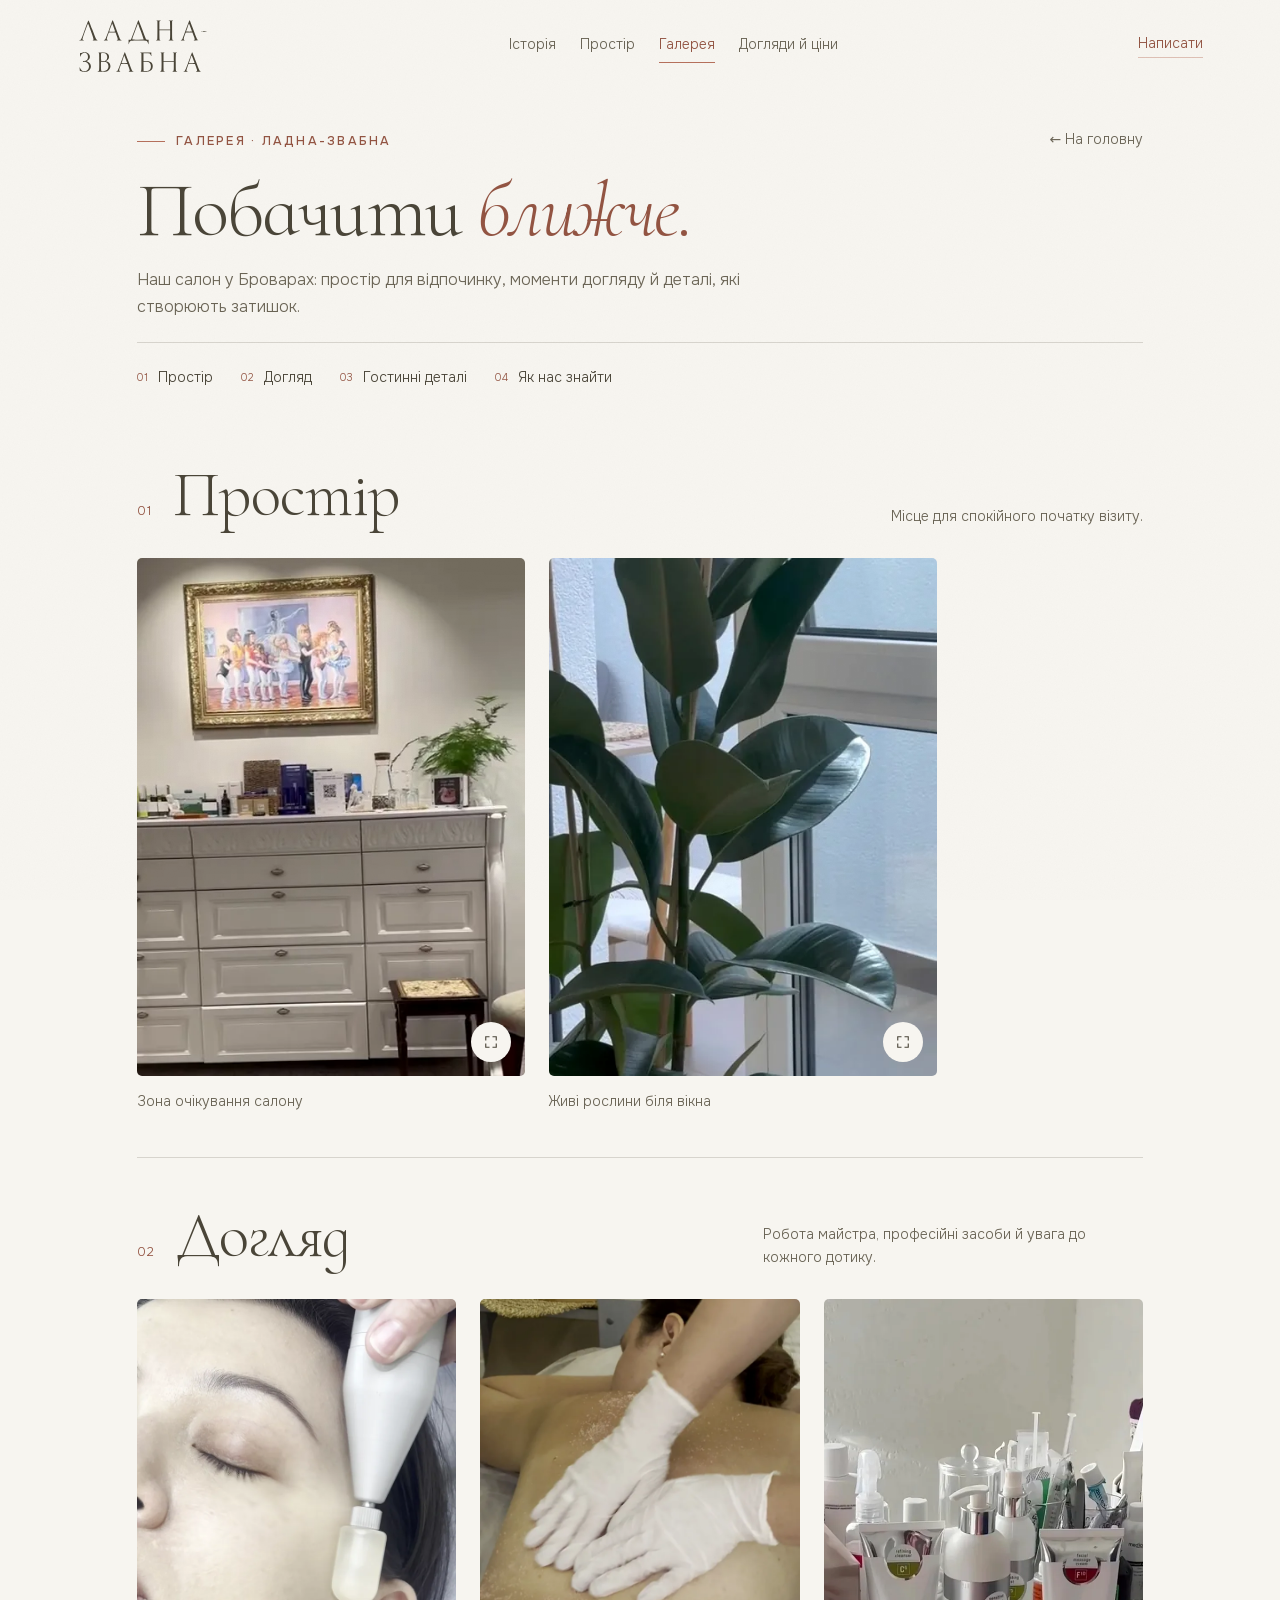
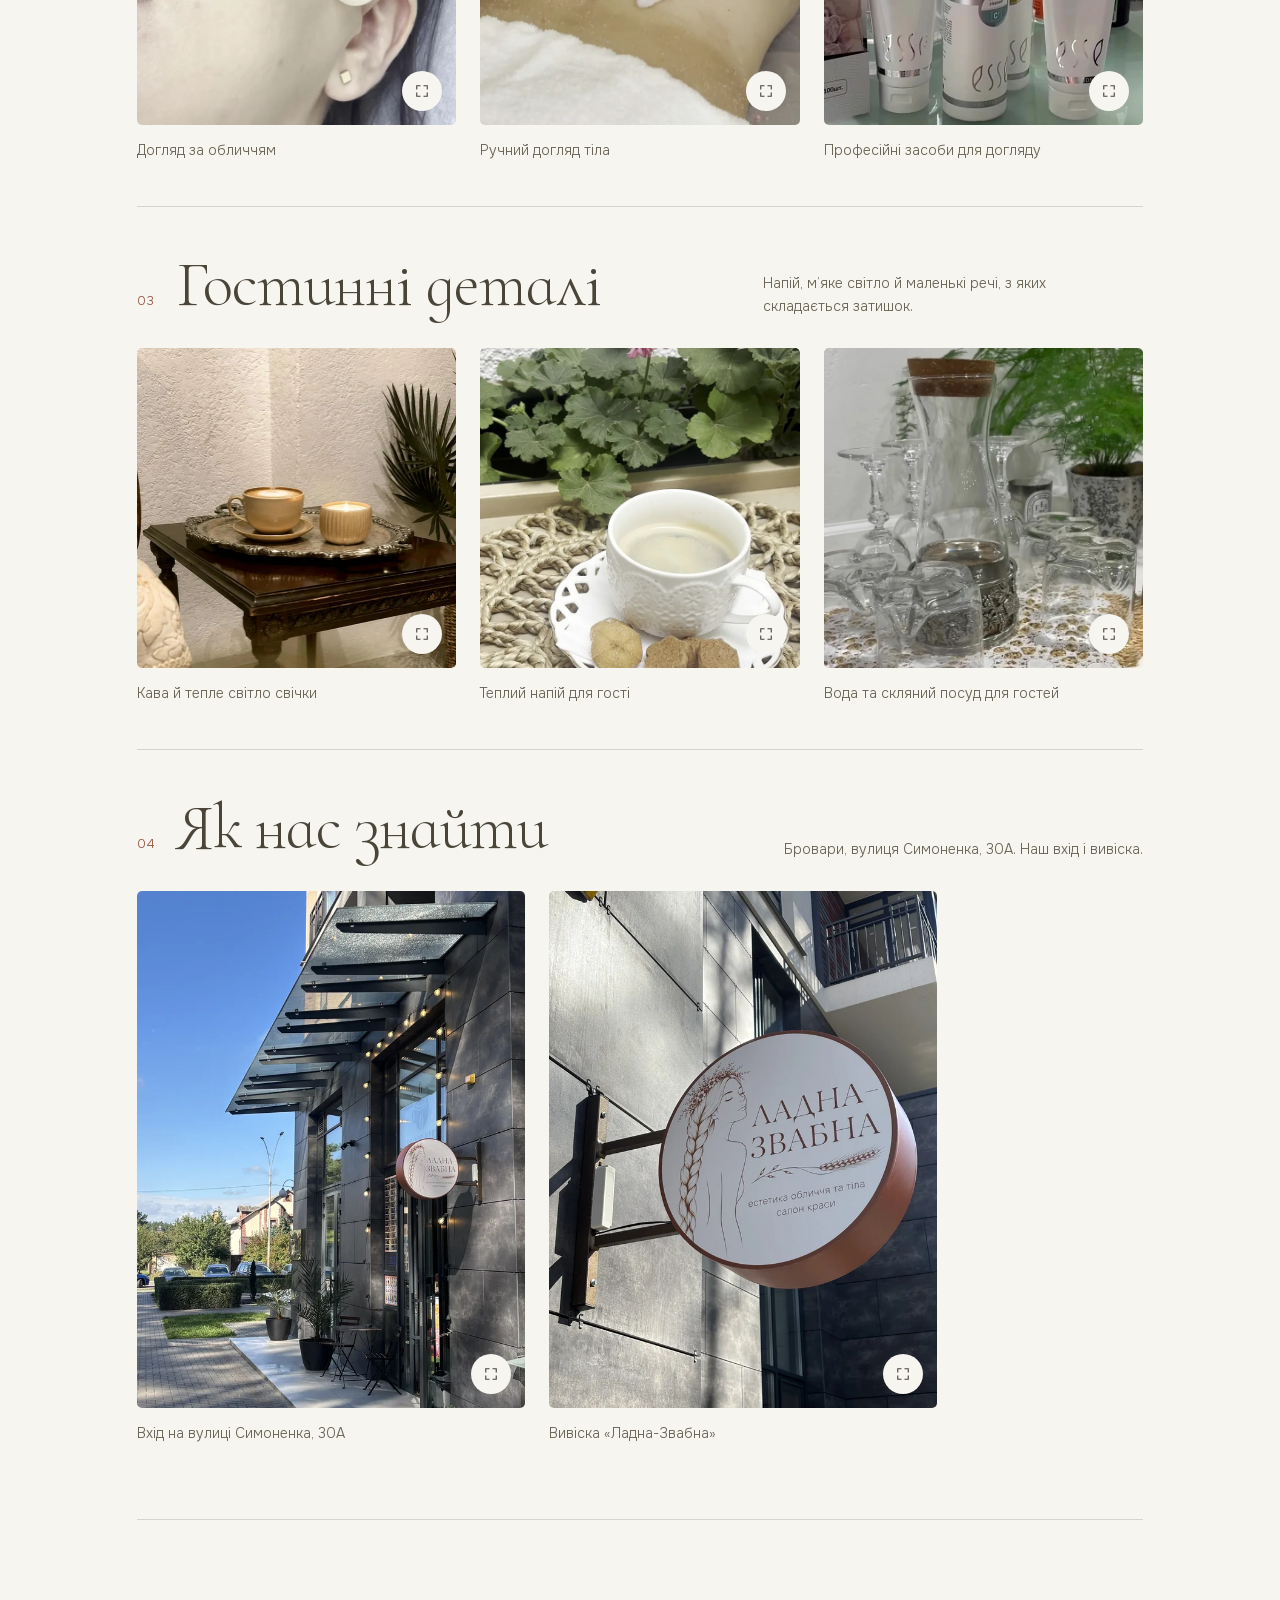
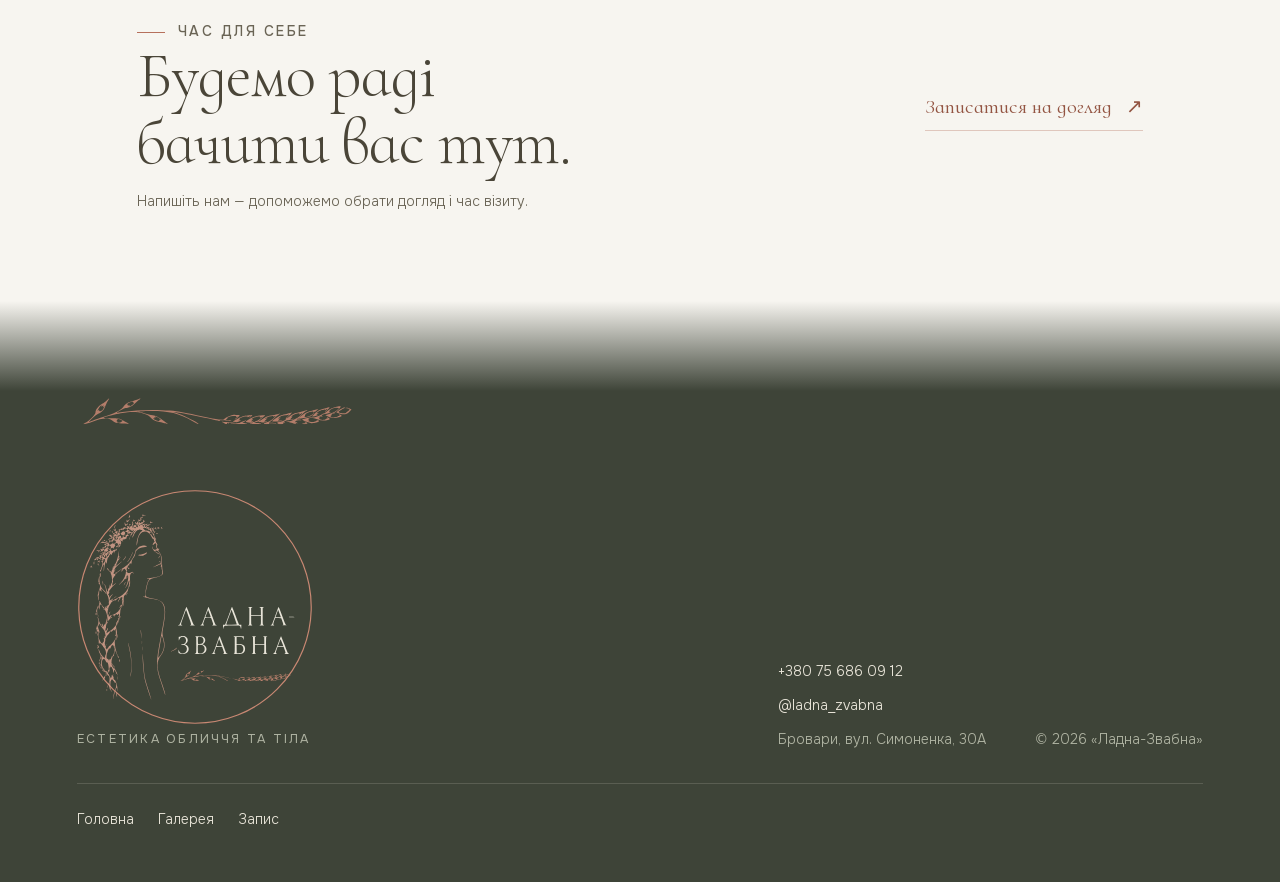
<file: gallery.html>
<!DOCTYPE html>
<html lang="uk" class="no-js">
<head>
<meta charset="UTF-8">
<meta name="viewport" content="width=device-width, initial-scale=1">

<title>Галерея салону «Ладна-Звабна» — простір і догляд у Броварах</title>
<meta name="description" content="Зазирніть у салон «Ладна-Звабна» в Броварах: фотографії простору, моменти догляду за обличчям і тілом, гостинні деталі та вхід до салону.">

<link rel="canonical" href="https://ladna-zvabna.pages.dev/gallery">

<meta property="og:type" content="website">
<meta property="og:locale" content="uk_UA">
<meta property="og:site_name" content="Ладна-Звабна">
<meta property="og:title" content="Галерея — Ладна-Звабна">
<meta property="og:description" content="Наш простір, моменти догляду та деталі, які створюють затишок.">
<meta property="og:url" content="https://ladna-zvabna.pages.dev/gallery">
<meta property="og:image" content="https://ladna-zvabna.pages.dev/og-cover.jpg">
<meta property="og:image:width" content="1200">
<meta property="og:image:height" content="630">
<meta property="og:image:alt" content="Знак «Ладна-Звабна» і фраза «Краса, що починається зі злагоди із собою»">
<meta name="twitter:card" content="summary_large_image">

<meta name="theme-color" content="#F7F5F0">
<link rel="icon" href="/favicon.ico" sizes="32x32">
<link rel="icon" href="assets/img/icons/icon-192.png" type="image/png" sizes="192x192">
<link rel="apple-touch-icon" href="assets/img/icons/icon-180.png">
<link rel="manifest" href="site.webmanifest">

<script>
/* Клас .js вимикає статичний fallback у motion.css і віддає керування появою скрипту.
   Ставимо його ДО першої відмальовки, щоб не було спалаху вмісту.

   Запобіжник: якщо main.js не завантажиться, не виконається або впаде —
   через 3 секунди клас знімається і сторінка повертається до статичної,
   повністю читабельної версії. Без цього збій одного файлу лишив би
   людину перед порожнім екраном. */
(function(){
  var d = document.documentElement;
  d.className = 'js';
  window.__lzFallback = setTimeout(function(){ d.className = ''; }, 3000);
})();
</script>


<link rel="preload" href="assets/fonts/cormorant-infant-300.woff2" as="font" type="font/woff2" crossorigin>
<link rel="preload" href="assets/fonts/onest-300.woff2" as="font" type="font/woff2" crossorigin>
<!-- Зібраний CSS: чотири джерела в assets/css/ склеєні й стиснуті скриптом
     build.sh. Правити треба ДЖЕРЕЛА, потім запустити `bash build.sh`.
     Один файл замість чотирьох — на 520 мс менше блокування рендеру. -->
<link rel="stylesheet" href="assets/css/site.min.css">
<link rel="stylesheet" href="assets/css/gallery.min.css">
</head>

<body class="gallery-page">

<!-- Знаки логотипа лежать у документі один раз і вживаються через <use>.
     Не в CSS як data:URI (роздувало критичний файл і гальмувало появу тексту)
     і не окремим файлом (зовнішній SVG як маска не працює при відкритті
     сторінки подвійним кліком). -->
<svg class="lz-sprite" aria-hidden="true" focusable="false"><symbol id="lz-word" viewBox="0 0 540 232"><title>Галерея салону «Ладна-Звабна» — простір і догляд у Броварах</title><path d="M144.5 14.2c-.2.7-3.3 9.4-6.9 19.3-9 25.3-19.6 53.5-21.3 56.8-.9 1.8-2.5 3-4.4 3.4-6.2 1.2-3.6 2.3 5.7 2.3 9.7 0 10.4-.3 6.2-2.5-3.1-1.5-2.8-4.3 2.3-18.7l4.2-11.8h27.3l4.8 13.4c5 14 5.4 16.8 2.1 17.4-6.2 1.2-2.7 2.2 7.3 2.2 6.8 0 11.2-.4 11.2-1s-1.1-1-2.5-1c-3.4 0-4.3-1.8-11.4-21-21.9-60-23.1-62.9-24.6-58.8m5.8 28.6c3.1 8.6 5.7 16 5.7 16.4 0 1.1-24 1.4-24 .3C132 58 143.4 27 144 27c.3 0 3.1 7.1 6.3 15.8m100-28.6c-.6.7-1.4 2.4-1.8 3.8-1.8 6-23 63.1-25.6 68.7l-2.8 6.3H211v9.7c0 6.7.3 9.3 1 8.3.5-.8 1-2.3 1-3.2 0-3.2 3.2-8.6 5.9-10 3.4-1.7 57.7-2.5 63.3-.8 4.7 1.3 7.5 4.9 8.4 10.6 1 7.1 2.4 4 2.4-5.7V93h-5c-6.1 0-4 4.2-21.4-42.4-13.9-37-14.6-38.6-16.3-36.4m10.7 43c6 16.9 11.1 31.7 11.2 33l.3 2.3-22.8.3c-19.9.2-22.8 0-23.3-1.3-.4-.9.9-6 2.9-11.3 5.1-13.9 16.4-44.9 18.3-50 .9-2.4 1.8-4.2 2-4s5.3 14.2 11.4 31m197.6-40.7c-.9 2.1-1.6 3.9-1.6 4.2 0 1-23.4 64.2-25.2 68.1-1.6 3.2-2.8 4.4-5 4.9-6.2 1.2-3.5 2.3 5.8 2.3 8.8 0 11.8-1.1 5.9-2.2-3.8-.6-2.1-8.8 6-29.1.7-1.6 2.1-1.7 14.2-1.5l13.5.3 4.9 13.4c5.3 14.1 5.6 16.4 2.4 16.9-6.3 1.2-2.6 2.2 7.6 2.1 10.8-.1 11.2-.1 8.1-1.5-4.1-1.8-3.8-1-20.2-45-7.2-19.2-13.5-35.3-14-35.8s-1.5.7-2.4 2.9m6.3 27.2 5.8 15.8-5.8.3c-3.2.2-8.7.2-12.3 0l-6.4-.3 5.4-15c3-8.3 5.7-15.6 5.9-16.4.8-2.2 1.3-1.2 7.4 15.6M34.1 45.8C16.9 93.5 16.6 94 11.3 94 10 94 9 94.4 9 95s4 1 10.1 1c6.4 0 9.8-.4 9.4-1-.3-.6-1.4-1-2.4-1-5.9 0-5.5-1.8 11.3-48 7.1-19.6 7.5-20.4 8.6-17.5 10.5 27.2 22 60.3 21.8 62.4-.2 1.8-1 2.7-2.5 2.9-1.3.2-2.3.8-2.3 1.3s4.9.9 11.1.9c7.1 0 10.8-.4 10.4-1-.3-.6-1.3-1-2.2-1-3.4 0-5.2-3.9-19.3-41.4C52.8 25.5 48.1 14 47 14s-4.8 9.2-12.9 31.8m291.7-30.3 3.2 1.4v37c0 20.3-.3 37.6-.6 38.5s-1.7 1.6-3 1.6-2.4.4-2.4 1 4.1 1 10.2 1c10.1 0 10.9-.3 6.6-2.4-2.3-1.1-2.3-1.5-2.6-20.4L337 54h44v18.8c0 19.4-.4 21.2-4.1 21.2-1 0-2.1.4-2.4 1-.4.6 3.2 1 9.9 1 6.4 0 10.6-.4 10.6-1s-.8-1-1.8-1c-4.1 0-4.2-.9-4.2-39.7V16.9l3.3-1.4c3-1.3 2.6-1.4-7.8-1.5h-11l3.5 1.8 3.5 1.7.3 16.7.2 16.8h-44V18l3.3-2 3.2-2H333c-9.9.1-10.3.2-7.2 1.5m181.9 42.1c-1.7 1.8 1.4 2.4 11.9 2.4 9.5 0 11.4-.3 11.4-1.5 0-1.6-21.8-2.4-23.3-.9M20.5 145.9c-2.7 1-5.6 1.6-6.2 1.4-1.9-.7-2.4 1.7-2.1 9.3l.3 6.9 2.8-5.8c8.6-17.4 29.7-13.2 29.7 5.9 0 9.7-6.7 16.4-16.2 16.4-3.6 0-4.8.4-4.8 1.5s1.2 1.5 5.2 1.5c10.6 0 18.6 6.9 19.6 16.9 2.1 22.6-25.4 30.8-35.3 10.6-1.5-3.1-2.9-5.4-3.1-5.3-.1.2.1 3.6.4 7.6l.7 7.4 5.5 2c9.1 3.4 21 3.1 27.9-.7 16.1-8.9 15.9-30.1-.4-38.1l-5.6-2.7 2.8-1.4c14.7-7.6 14.6-26.7-.2-33.4-5.2-2.4-14.5-2.4-21 0m174.1-1c-.3.5-3.5 8.9-7 18.7-20.5 57-21.1 58.4-25.1 58.4-1.4 0-2.5.4-2.5 1s3.5 1 8.5 1c7.7 0 11.7-1.4 6.3-2.2-3.4-.5-2.8-6 1.9-18.8l3.9-10.5 13-.3 13.1-.3 4.7 13c5 13.7 5.3 16.4 2.1 16.9-6.2 1.2-2.7 2.2 7.4 2.2 7.2 0 11-.4 10.6-1-.3-.6-1.4-1-2.4-1-3.2 0-4.6-3.1-18.7-40.7-13.2-35.5-14.5-38.5-15.8-36.4m-.5 43.9c-6.2.1-11.5.1-11.8-.1-.2-.3 2.2-7.5 5.3-16.1l5.7-15.6 6.1 15.7 6.1 15.8zM463 164.2c-19.4 53.6-21.2 57.8-25.1 57.8-1 0-2.1.4-2.4 1-.4.6 2.7 1 8.4 1 5.4 0 9.1-.4 9.1-1s-.8-1-1.9-1c-4.9 0-4.6-3.2 2.1-21.8l3-8.2h26.4l4.8 13.2c5 13.9 5.1 15.3 1.1 16.8-4.3 1.6-2.8 2 8 2 6.3 0 10.5-.4 10.5-1s-.9-1-2-1c-3.2 0-4.7-3.3-18.9-40.9-7.5-20.1-14.1-36.6-14.7-36.8s-4.3 8.5-8.4 19.9m12.4 8.6c3.1 8.1 5.6 15.1 5.6 15.5s-5.3.7-11.9.7h-11.8l5.6-15.5c3-8.5 5.8-15.5 6.2-15.5.3 0 3.1 6.7 6.3 14.8M86.6 146.4c1.7.8 3.4 2.1 3.8 3.1.3.9.6 17.1.6 35.9 0 36.2-.1 36.6-4.7 36.6-1.3 0-2.3.5-2.3 1.1 0 .7 5.7 1 18.3.7 17.8-.3 18.3-.4 22.9-3.1 16.5-9.7 15.1-32.5-2.4-38.3l-4.9-1.6 2.8-1.5c15.1-7.8 13.5-28.8-2.5-33.3-6.1-1.6-35.5-1.3-31.6.4m29.7 3.3c4.7 2.7 8 9.6 7.3 15.5-1.1 10.6-6 14.8-17.3 14.8h-7.1l-.7-6.3c-.3-3.4-.5-10.5-.3-15.7.3-9.1.4-9.4 2.8-10.2 3.8-1.1 11.8-.1 15.3 1.9m3.5 35.6c10.2 5.4 12 21.6 3.3 30.7-5.4 5.6-19 7.8-23.8 3.8-1.4-1.2-1.9-34.8-.5-36.2 1.3-1.4 17.5-.1 21 1.7M260 146.8l3.5 1.7v35.9c0 38.5.3 36.1-5 38.3-3.2 1.3 28.2 1.6 34.2.3 11-2.4 17.2-10.1 17.3-21.4 0-15-8.9-21.5-29.2-21.6H272v-32h11.3c13.5 0 16.8 1.4 18.8 8 .7 2.2 1.6 4 2.2 4 .5 0 .6-.7.3-1.6s-.6-4.2-.6-7.5V145h-23.7c-23.3 0-23.7 0-20.3 1.8m32.3 37.6c14 5.8 13.2 31.4-1.1 35.7-2.1.5-7.1.9-11.2.7l-7.5-.3-.3-18.8-.2-18.7h8.5c5 0 9.9.6 11.8 1.4m49.7-38.3c1.3.6 2.8 1.5 3.2 2.2s.8 17 .8 36.3c0 36.4-.1 37.4-4.2 37.4-1 0-1.8.4-1.8 1s4 1 10.1 1c6.4 0 9.8-.4 9.4-1-.3-.6-1.4-1-2.5-1-2.7 0-3-1.8-3-20.6V184h42v17.8c0 18.4-.4 20.2-4.2 20.2-1 0-1.8.4-1.8 1s4 1 10 1 10-.4 10-1-.8-1-1.8-1c-4.1 0-4.2-1-4.2-37.5 0-19.2.4-35.5.8-36.1s2.1-1.6 3.7-2.2c2.5-.9 1.1-1-8-1.1-10.3 0-10.8.1-7.7 1.4l3.2 1.4V181h-42v-33l3.3-1.4c3-1.4 2.6-1.4-7.3-1.5-7.9 0-9.9.3-8 1"/></symbol><symbol id="lz-divider" viewBox="0 0 550 100"><title>Галерея салону «Ладна-Звабна» — простір і догляд у Броварах</title><path d="M58.4 53.1c-2.1 2.2-5.9 5.2-8.4 6.6-8.6 5-14 11.9-14 18 0 3.5-12.2 15.8-19.6 19.7l-4.9 2.6 4-.4c2.2-.2 8.2-2 13.3-4C48.2 88 61.5 86.9 68 92.4c5.9 4.9 8.9 5.9 19 6.1 5.2.1 11.1.6 13 .9 3.4.7-.7-1.9-14.5-9.2-2.3-1.2-6.5-1.6-17.8-1.8-8.2-.1-15.1-.4-15.4-.7-1.5-1.6 31-9.1 46.8-10.8 18.7-2 36.9 2 44.1 9.7 5.5 5.9 8.2 7.2 17.7 8.9 4.3.7 9.5 2.1 11.6 2.9 6.1 2.6 6.1 1.8-.1-2.5-3.3-2.2-7.8-5.5-10.2-7.4-4.3-3.5-8.6-5.1-17.7-6.5-2.7-.5-8.8-2-13.4-3.4s-9.7-2.7-11.5-2.7c-10.8-.4 7.7-1.8 24.4-1.8 35.8-.1 54.8 4.4 81.1 19.5 6.2 3.5 11.8 6.3 12.3 6.1 3-1-29.3-17.5-41.5-21.2l-8.4-2.5 6 .6c9.3.9 74.4 14.1 83.9 17 1.3.4 1.6.2 1.1-.6-.7-1.2 7.6-1 15.5.5 1.9.4 4.6.2 6-.4 2.4-1.1 2.3-1.1-.6-.6-3.6.7-8.4-.3-8.4-1.6 0-.5.7-.9 1.6-.9.8 0 1.3-.4.9-1-1.1-1.8 4.5-4.2 11.2-4.8 5.1-.4 6.4-.2 5.8.8-.5.9-.1 1 1.6.6 2.1-.6 1.9-.3-1.1 2.4-1.9 1.6-3.2 3-2.9 3 1.1 0 7.2-5 8.6-7.1 1.6-2.1 1.5-2.1-3.1-1.8-2.5.2-4.7.1-4.8-.3-.6-1.7-13.1 2.4-18.1 5.8l-5.2 3.6-9-.5c-5.5-.3-17.6-2.5-31-5.5-32.6-7.5-46.8-10-64.2-11.7-28.5-2.7-66.1-1.5-92.8 2.9-4.9.9-9.4 1.6-9.9 1.6-3.2 0 12.3-9 16.3-9.5 8.1-1.1 10.9-2.5 17.6-8.5 3.5-3.3 7.6-6.7 9-7.6s2.5-2 2.5-2.5-1.1-.2-2.4.6c-1.4.9-6.8 2.7-12.1 4-10.4 2.6-15.1 5.4-18.2 10.6-3.6 6.2-16.5 13.5-31.3 17.8-11.3 3.3-28.1 9.1-36.4 12.6-1.1.5 1.5-2.5 5.8-6.6s9.6-8.2 11.9-9.2c7.6-3.3 10.3-6.1 13.7-14.3 1.8-4.3 4.3-9.5 5.7-11.6 3.5-5.3 2.5-5.6-2.3-.7m51.1 3.9c-.3.5.2 1 1.2 1 1.4 0 .9.9-1.9 3.5-3.5 3.3-7.8 4.9-6.2 2.4.4-.8 0-.9-1.5-.4-2.2.7-3-.9-.8-1.9.6-.3.1-.3-1.2 0-3.4.9-1.8-1.2 2.7-3.6 3.9-2 8.7-2.7 7.7-1m-61.9 7.5c-.4 1.2-.1 1.2 2.1-.2 2.6-1.7 2.6-1.7 1.4.5-1.4 2.6-.4 2.9 1.6.4 1-1.3 1-.7-.2 2.3-2 5-3.6 6.7-7 7.1-2.3.2-2.6-.1-2.2-1.8.5-1.9.5-1.9-1.5-.1l-2.1 1.8 1.8-3.5c2.5-5 7.7-10.5 6.1-6.5m109.7 21.9c3.5 1.5 8.7 6.5 5.5 5.3-2-.7-3.5.9-1.6 1.6.7.3.2.6-1.2.6-2.9.1-10.4-3.1-11.5-4.9-.6-.9-.1-.9 1.6.1 2.2 1.1 2.3 1.1 1-.4-1.2-1.5-1.1-1.7 1-1.7 1.9 0 2.1-.2.9-1-2.3-1.5.5-1.2 4.3.4m-71.2 5.2 3.1 1.5-2.3 2c-2.4 2-6.5 2.5-8.9.9-1.2-.8-1.2-1-.1-1s1.1-.3.1-1.5-.9-1.5.6-1.5c1.6 0 1.7-.2.4-1-2.6-1.7 3.7-1.2 7.1.6m421.1-25.5c-6.7 1.1-14.6 4.8-19.9 9.4-2.3 1.9-4.6 3.5-5.2 3.5s-2.8 1.1-4.9 2.4c-4.6 2.9-13.7 5.6-18.9 5.6-4.5 0-18.3 3.1-18.3 4.1 0 1.2 16 6.9 19.3 6.9 4.6-.1 13-2.5 13.5-3.8.2-.7-.1-1.2-.6-1.2-.6 0-1.9-.3-2.9-.7-1-.3-1.5-.2-1 .2.9 1.1-5.9 3.5-9.8 3.4-1.6 0-4.3-.6-6-1.4-2.9-1.3-3-1.3-.5-1.4 1.9-.1 2.1-.4 1.1-1-.8-.5-1.1-1.6-.8-2.5 1-2.5 9.6-2.1 16.9.9 6.8 2.8 14.5 3.3 20.9 1.3 4.7-1.4 4.9-2.2.7-4.4-3-1.6-3.2-1.6-1.9-.1 1.2 1.5 1.1 1.7-.8 1.7-1.1 0-2.1.4-2.1.9 0 1.6-7 2.3-10.6 1.1-3.3-1.1-3.4-1.3-1.7-2.6s1.7-1.3 0-1.4c-3.7 0-.4-2 3.6-2.1 2.3-.1 3.4-.3 2.5-.6-4.8-1.2-.3-3.9 8.2-4.8 5.9-.6 10.4-2.5 6.2-2.5-1.6 0-2.1-.4-1.5-1.3.4-.6.8-1.6.8-2.1 0-2.1 8.9-5.6 13.7-5.5l4.8.2-2.2 2.5c-3.8 4-9.3 7-17.2 9.4l-7.5 2.2 5.4 2.8c4.2 2.1 6.9 2.8 11.3 2.8 5.7 0 15.2-2.5 15.2-3.9s-2.5-3.1-4.4-3c-1.2 0-1.5.3-.8.6 1.9.8 1.4 2.3-.9 2.3-1.1 0-1.8.4-1.5.9.8 1.2-7.8 2.4-11.4 1.6-3.3-.7-4.1-2.5-1.2-2.6 1.4 0 1.4-.2-.3-.9-1.8-.8-1.8-.9-.2-.9 1-.1 1.6-.5 1.2-1-.7-1.3 2.7-2.3 5.1-1.5 1.5.5 1.6.4.4-.5-1.2-.8-1.1-1.1.5-1.7 2.5-.9 11.5-9.8 11.5-11.3 0-1.2-.3-1.2-7.8 0m-23.5 3.4c-10.9 3.1-13.2 4.3-19.9 10.4-4.9 4.6-5.1 5-2.8 5 3.6.1 12.3-2.7 9-2.9h-2.5l2.5-2.1 2.5-2-2.5.6c-4.8 1.2 3-4.4 8.4-6 6-1.8 6.9-1.9 6-.3-.4.7.2.5 1.3-.5 3.6-3.1 3.8-1.8.2 2-2.1 2.3-2.4 3-.9 1.8 3.2-2.5 9-8.5 8.1-8.4-.3 0-4.5 1.1-9.4 2.4m34.6-.7c-2.2.9-5.8 3.1-8 4.9l-3.8 3.1 3 1.2c10.3 4 16.8 3.3 22.5-2.5l4.2-4.3-3-1.6c-1.7-.9-4.6-1.5-6.4-1.5l-3.3.1 3.8.8c5.8 1.1 6.3 2.3 2.5 5.4-1.8 1.4-3.8 3.1-4.5 3.6-2.1 1.7-14.3.1-14.3-1.9 0-.9 9.6-7.1 10.9-7.1.6 0 1.1-.5 1.1-1 0-.6-.1-1-.2-.9-.2 0-2.2.8-4.5 1.7m-51 2.7c-1.8.7-5.4 1.7-8 2.1-6.5.9-14.2 4.4-18.9 8.6-7.2 6.2-7.9 6.3-2.4.3 3-3.3 6.9-6.8 8.7-7.8 4.3-2.3 4.2-3-.1-1.2-1.9.8-7.5 2.3-12.5 3.4-10.3 2.3-11.6 2.8-18.9 8.3-7.4 5.5-7.4 4.3-.1-2.7 3.3-3.2 5.2-5.4 4.2-5.1-1 .4-4.9 1.4-8.8 2.2-10.8 2.2-13.5 3.3-20.6 8-10.8 7.1-10.9 7.7-.9 7.1 4.8-.2 10-1.2 12-2.1 1.9-.9 2.6-1.4 1.5-1-1.1.3-3.8.8-6 1.1l-4 .6 3-3.4 3-3.3-2.7 1.7c-4 2.5-2.5-.3 1.7-3.2 2.5-1.6 5.2-2.4 8.9-2.6 3-.1 5.9-.6 6.5-.9 2.4-1.5.9 1.2-2.4 4.4-1.9 1.8-3.2 3.7-2.9 4.1.9 1.5-4.3 4-10.5 5.1-6.4 1.2-7.4 2.1-4.2 3.8 2.6 1.3 12.2 1.4 10.1 0-1.3-.9-1.3-1 0-1s1.3-.1 0-1.1c-1.1-.8-.8-.9 1.5-.4 2.7.6 2.8.5 1.1-.8s-1.5-1.4 2.5-2.5c2.4-.6 6.4-1.4 8.9-1.7s5.2-1 6-1.5c1-.6.2-.7-2.5-.3l-4 .6 2.5-2.8c2.2-2.5 2.3-2.7.5-2.2-1.5.5-1.2.1.9-1.7 4.2-3.5 15.9-6.5 14.1-3.6-1 1.6 1.1 1.2 2.5-.5 1.9-2.2 3.2-1.8 1.8.6-4 6.4-20 15-27 14.3l-4.3-.3 4.2.9c2.4.5 6.4 1.8 8.9 2.9 5.7 2.6 10.4 2.9 6.4.5-2.5-1.5-2.5-1.5 1-.9l3.5.6-2.9-1.7-2.8-1.6 2.2-1.5c1.5-1.1 3.6-1.4 6.7-1 2.8.3 4 .1 3.2-.4s-3.2-.9-5.4-.9c-3.5-.1-3.8-.2-2.2-1.4.9-.7 2.7-1.1 4-.9 3 .6 18-2.3 22.2-4.3 1.8-.8 4.3-2.7 5.6-4.2l2.4-2.6-3.8 2.7c-2 1.6-5.3 3.5-7.2 4.3-3.5 1.4-10.9 2-8.9.6.6-.4 1-1.5.8-2.4-.1-1 1-2.6 2.4-3.7 4.3-3 15.2-5.5 13.7-3.1-.3.5-.1 1 .4 1 .6 0 1.1-.6 1.1-1.3 0-.9.2-.9.8 0 .5.8 1.9 0 4.4-2.3 4.1-3.7 4-4-.9-1.9M393 80.2c-1.4.5-6.5 1.6-11.4 2.4-9.3 1.6-11.7 2.5-20.4 8-2.9 1.9-5.5 3.4-5.8 3.4-.6 0 8.6-8.5 11.5-10.6 1.1-.9.3-1.1-3.9-.8-12.9 1-21.5 3.9-31.4 10.8-3.7 2.5-2 3.4 7.4 3.6 5.8.2 6.1.3 2.7 1-7.4 1.4-4.8 2 7.5 1.7 12.7-.2 14.5-1.7 2.5-2l-5.8-.2 4.1-1.7c3.6-1.5 4.4-1.6 5.6-.4 1.6 1.7 13.1 1.3 14.8-.4.8-.8.3-.9-1.9-.4-2.8.7-2.9.6-1.5-1.2.8-1 2.3-2.7 3.5-3.7 2-1.8 2-1.8-.3-.7-3.2 1.6-3.8.6-.9-1.3 4.5-2.9 15.6-5 14.1-2.6-.3.6.9.3 2.7-.6 3-1.4 2.8-1-2.2 3.7-3.7 3.5-7.6 6.1-11.8 7.7-8.1 3.2-8.5 4.1-1.4 4.1 4.3 0 5.4-.3 4.3-1.1-1.7-1.1 8.5-.7 13 .5l2.5.7-2.5-1.5c-1.4-.9-4.9-1.5-7.9-1.6h-5.4l3.9-2.9c2.1-1.5 6.2-5 8.9-7.7 2.8-2.6 6.1-5.4 7.5-6 3-1.5 1.5-1.7-2-.2m-35.6 6c-.5.8-.2.9.9.5 4.7-1.9 4.9-1.7 1.2 1.6-3.9 3.5-12.8 7.7-16.3 7.7-1.3-.1-1.1-.4.8-1.5 3-1.7.9-2-2.3-.4-2 1.1-2 1 .3-1.6 2.1-2.3 2.2-2.7.6-2.1-1.6.5-1.7.4-.6-.9 2.4-2.9 17.1-6.1 15.4-3.3M333 83.1c-7.5.7-9.8 1.4-19.2 6.2-10 5.2-10.5 5.5-7.6 6.1 5.4 1.1 9.2.6 11.8-1.4l2.5-2.1-3 .6c-2.5.5-2.7.4-1.2-.5.9-.6 1.5-1.6 1.2-2.1-1-1.5 7.5-4.9 12.3-4.9 2.9 0 4.1.4 3.6 1.1-.3.6.8.3 2.5-.5 3.6-1.9 4.2-.6.9 1.8-1.8 1.3-1.9 1.5-.3.7 2.3-1 7.3-6.2 5.9-6-.5.1-4.7.5-9.4 1m-4.5 9.8c-.3.5-3.1 1.5-6.2 2.2-4.9 1.1-5.4 1.4-3.3 2 4.2 1.2-8.8 1-16-.2-3.6-.6-9.4-1.2-13-1.4-3.6-.1-7.4-.6-8.5-.9-1.1-.4-.3.2 1.9 1.3 2.1 1.1 4.3 2.4 5 2.9 2.1 1.6 5.5 1.2 4.9-.5-.5-1.3-.3-1.4 1.7-.3 1.5.8 2 .8 1.6.1-.9-1.5 2-1.4 4.7.1 2.4 1.3 32.5 1.9 30.4.6-.7-.4-2.3-.8-3.7-.8-2.9 0-6.7-2-3.9-2 1.6 0 7.2-3.9 5.7-4-.4 0-.9.4-1.3.9m117.1 3.6c1.8 1.4 1.7 1.4-1.3 1.5-1.7 0-3.5.5-3.8 1-.4.6 1.3 1 4.4 1 5.7 0 6.9-1.9 2.6-3.8-3.5-1.6-4.3-1.5-1.9.3"/></symbol><symbol id="lz-leaf" viewBox="0 0 26 13"><path d="M0 6.5C6 .8 16 .2 26 6.5 16 12.8 6 12.2 0 6.5Z"/><path d="M1.5 6.5H23"/></symbol><symbol id="lz-ear" viewBox="0 0 34 76"><path d="M17 76V13"/><path d="M17 46 c6 -2 9 -7 10 -14 c-7 1 -10 6 -10 14 z"/><path d="M17 46 c-6 -2 -9 -7 -10 -14 c7 1 10 6 10 14 z"/><path d="M17 38 c6 -2 9 -7 10 -14 c-7 1 -10 6 -10 14 z"/><path d="M17 38 c-6 -2 -9 -7 -10 -14 c7 1 10 6 10 14 z"/><path d="M17 30 c6 -2 9 -7 10 -14 c-7 1 -10 6 -10 14 z"/><path d="M17 30 c-6 -2 -9 -7 -10 -14 c7 1 10 6 10 14 z"/><path d="M17 22 c6 -2 9 -7 10 -14 c-7 1 -10 6 -10 14 z"/><path d="M17 22 c-6 -2 -9 -7 -10 -14 c7 1 10 6 10 14 z"/><path d="M17 14 c6 -2 9 -7 10 -14 c-7 1 -10 6 -10 14 z"/><path d="M17 14 c-6 -2 -9 -7 -10 -14 c7 1 10 6 10 14 z"/><path d="M17 14c5-5 6-10 0-14-6 4-5 9 0 14z"/></symbol></svg>

<!-- ===== ЗЕРНО ===== -->
<div class="grain" aria-hidden="true"></div>

<!-- ===== 5.0 ПРЕЛОАДЕР =====
     Без JS не показується взагалі (html:not(.js) .loader{display:none}).
     Логіку — малювання лінії, sessionStorage, розчинення — додає Етап 3. -->


<a class="skip" href="#main">Перейти до змісту</a>

<!-- ===== ШАПКА ===== -->
<header class="hdr">
  <div class="hdr__in wrap">
    <a class="hdr__logo" href="index.html" aria-label="Ладна-Звабна, на початок">
      <svg class="lz-ico lz-ico--word hdr__word" aria-hidden="true"><use href="#lz-word"/></svg>
    </a>
    <nav class="hdr__nav" aria-label="Основна навігація">
      <a href="index.html#story">Історія</a>
      <a href="index.html#space">Простір</a>
      <a href="gallery.html" aria-current="page">Галерея</a>
      <a href="index.html#care">Догляди й&nbsp;ціни</a>
    </nav>
    <a class="hdr__act" href="https://instagram.com/ladna_zvabna" rel="noopener">Написати</a>

    <!-- Кнопку створює JS: без нього меню не потрібне, бо посилання
         й так є у футері, а сторінка гортається як звичайна. -->
  </div>

  <div class="menu" id="menu" hidden>
    <nav class="menu__nav" aria-label="Розділи сайту">
      <a href="index.html#story">Історія</a>
      <a href="index.html#meaning">Ладна-Звабна</a>
      <a href="index.html#space">Простір</a>
      <a href="gallery.html" aria-current="page">Галерея</a>
      <a href="index.html#consult">Консультація</a>
      <a href="index.html#care">Догляди й&nbsp;ціни</a>
      <a href="index.html#book">Запис</a>
    </nav>
    <div class="menu__foot">
      <a class="link link--grow" href="tel:+380756860912">+380&nbsp;75&nbsp;686&nbsp;09&nbsp;12</a>
      <a class="link link--grow" href="https://instagram.com/ladna_zvabna" rel="noopener">@ladna_zvabna</a>
      <span>Бровари, вул.&nbsp;Симоненка,&nbsp;30А</span>
    </div>
  </div>
</header>

<main id="main" class="gallery-main">
  <div class="wrap gallery-wrap">
    <header class="gallery-head">
      <div class="gallery-head__top">
        <p class="mini">галерея · Ладна-Звабна</p>
        <a class="link link--grow gallery-head__back" href="index.html"><span aria-hidden="true">←</span> На головну</a>
      </div>
      <h1>Побачити <em>ближче.</em></h1>
      <p class="gallery-head__intro">Наш салон у Броварах: простір для відпочинку, моменти догляду й деталі, які створюють затишок.</p>
      <nav class="gallery-jump" aria-label="Розділи галереї">
        <a class="link link--grow" href="#gallery-space"><span aria-hidden="true">01</span> Простір</a>
        <a class="link link--grow" href="#gallery-care"><span aria-hidden="true">02</span> Догляд</a>
        <a class="link link--grow" href="#gallery-details"><span aria-hidden="true">03</span> Гостинні деталі</a>
        <a class="link link--grow" href="#gallery-entrance"><span aria-hidden="true">04</span> Як нас знайти</a>
      </nav>
    </header>

    <section class="gallery-section gallery-section--space" id="gallery-space" aria-labelledby="gallery-space-h">
      <div class="gallery-section__head">
        <div class="gallery-section__title"><span class="gallery-section__number" aria-hidden="true">01</span><h2 id="gallery-space-h">Простір</h2></div>
        <p>Місце для спокійного початку візиту.</p>
      </div>
      <div class="gallery-grid gallery-grid--pair">
        <figure class="gallery-card">
          <a class="gallery-card__image" href="assets/img/gallery/reception-room.jpg" data-gallery-open data-caption="Зона очікування салону" data-alt="Світлий комод із картиною й рослинами в зоні очікування салону" aria-label="Відкрити фото: Зона очікування салону">
            <picture>
              <source srcset="assets/img/gallery/reception-room.webp" type="image/webp">
              <img src="assets/img/gallery/reception-room.jpg" alt="Світлий комод із картиною й рослинами в зоні очікування салону" width="464" height="618" loading="eager" decoding="async">
            </picture>
            <span class="gallery-card__zoom" aria-hidden="true"><svg viewBox="0 0 24 24"><path d="M5 10V5h5M14 5h5v5M19 14v5h-5M10 19H5v-5"/></svg></span>
          </a>
          <figcaption>Зона очікування салону</figcaption>
        </figure>
        <figure class="gallery-card">
          <a class="gallery-card__image" href="assets/img/gallery/window-greenery.jpg" data-gallery-open data-caption="Живі рослини біля вікна" data-alt="Живі рослини та денне світло в зоні очікування" aria-label="Відкрити фото: Живі рослини біля вікна">
            <picture>
              <source srcset="assets/img/gallery/window-greenery.webp" type="image/webp">
              <img src="assets/img/gallery/window-greenery.jpg" alt="Живі рослини та денне світло в зоні очікування" width="464" height="618" loading="lazy" decoding="async">
            </picture>
            <span class="gallery-card__zoom" aria-hidden="true"><svg viewBox="0 0 24 24"><path d="M5 10V5h5M14 5h5v5M19 14v5h-5M10 19H5v-5"/></svg></span>
          </a>
          <figcaption>Живі рослини біля вікна</figcaption>
        </figure>
      </div>
    </section>

    <section class="gallery-section gallery-section--care" id="gallery-care" aria-labelledby="gallery-care-h">
      <div class="gallery-section__head">
        <div class="gallery-section__title"><span class="gallery-section__number" aria-hidden="true">02</span><h2 id="gallery-care-h">Догляд</h2></div>
        <p>Робота майстра, професійні засоби й увага до кожного дотику.</p>
      </div>
      <div class="gallery-grid">
        <figure class="gallery-card">
          <a class="gallery-card__image" href="assets/img/gallery/face-care.jpg" data-gallery-open data-caption="Догляд за обличчям" data-alt="Майстриня проводить апаратний догляд за обличчям клієнтки" aria-label="Відкрити фото: Догляд за обличчям">
            <picture>
              <source srcset="assets/img/gallery/face-care.webp" type="image/webp">
              <img src="assets/img/gallery/face-care.jpg" alt="Майстриня проводить апаратний догляд за обличчям клієнтки" width="720" height="960" loading="lazy" decoding="async">
            </picture>
            <span class="gallery-card__zoom" aria-hidden="true"><svg viewBox="0 0 24 24"><path d="M5 10V5h5M14 5h5v5M19 14v5h-5M10 19H5v-5"/></svg></span>
          </a>
          <figcaption>Догляд за обличчям</figcaption>
        </figure>
        <figure class="gallery-card">
          <a class="gallery-card__image" href="assets/img/gallery/body-care.jpg" data-gallery-open data-caption="Ручний догляд тіла" data-alt="Руки майстрині під час ручного догляду спини клієнтки" aria-label="Відкрити фото: Ручний догляд тіла">
            <picture>
              <source srcset="assets/img/gallery/body-care.webp" type="image/webp">
              <img src="assets/img/gallery/body-care.jpg" alt="Руки майстрині під час ручного догляду спини клієнтки" width="720" height="960" loading="lazy" decoding="async">
            </picture>
            <span class="gallery-card__zoom" aria-hidden="true"><svg viewBox="0 0 24 24"><path d="M5 10V5h5M14 5h5v5M19 14v5h-5M10 19H5v-5"/></svg></span>
          </a>
          <figcaption>Ручний догляд тіла</figcaption>
        </figure>
        <figure class="gallery-card">
          <a class="gallery-card__image" href="assets/img/gallery/professional-cosmetics.jpg" data-gallery-open data-caption="Професійні засоби для догляду" data-alt="Професійна косметика на робочій полиці салону" aria-label="Відкрити фото: Професійні засоби для догляду">
            <picture>
              <source srcset="assets/img/gallery/professional-cosmetics.webp" type="image/webp">
              <img src="assets/img/gallery/professional-cosmetics.jpg" alt="Професійна косметика на робочій полиці салону" width="600" height="800" loading="lazy" decoding="async">
            </picture>
            <span class="gallery-card__zoom" aria-hidden="true"><svg viewBox="0 0 24 24"><path d="M5 10V5h5M14 5h5v5M19 14v5h-5M10 19H5v-5"/></svg></span>
          </a>
          <figcaption>Професійні засоби для догляду</figcaption>
        </figure>
      </div>
    </section>

    <section class="gallery-section gallery-section--details" id="gallery-details" aria-labelledby="gallery-details-h">
      <div class="gallery-section__head">
        <div class="gallery-section__title"><span class="gallery-section__number" aria-hidden="true">03</span><h2 id="gallery-details-h">Гостинні деталі</h2></div>
        <p>Напій, м’яке світло й маленькі речі, з яких складається затишок.</p>
      </div>
      <div class="gallery-grid">
        <figure class="gallery-card gallery-card--square">
          <a class="gallery-card__image" href="assets/img/gallery/coffee-candle.jpg" data-gallery-open data-caption="Кава й тепле світло свічки" data-alt="Кавова чашка та запалена свічка на сріблястій таці" aria-label="Відкрити фото: Кава й тепле світло свічки">
            <picture>
              <source srcset="assets/img/gallery/coffee-candle.webp" type="image/webp">
              <img src="assets/img/gallery/coffee-candle.jpg" alt="Кавова чашка та запалена свічка на сріблястій таці" width="720" height="720" loading="lazy" decoding="async">
            </picture>
            <span class="gallery-card__zoom" aria-hidden="true"><svg viewBox="0 0 24 24"><path d="M5 10V5h5M14 5h5v5M19 14v5h-5M10 19H5v-5"/></svg></span>
          </a>
          <figcaption>Кава й тепле світло свічки</figcaption>
        </figure>
        <figure class="gallery-card gallery-card--square">
          <a class="gallery-card__image" href="assets/img/gallery/welcome-drink.jpg" data-gallery-open data-caption="Теплий напій для гості" data-alt="Чашка теплого напою з печивом на тлі живих рослин" aria-label="Відкрити фото: Теплий напій для гості">
            <picture>
              <source srcset="assets/img/gallery/welcome-drink.webp" type="image/webp">
              <img src="assets/img/gallery/welcome-drink.jpg" alt="Чашка теплого напою з печивом на тлі живих рослин" width="720" height="960" loading="lazy" decoding="async">
            </picture>
            <span class="gallery-card__zoom" aria-hidden="true"><svg viewBox="0 0 24 24"><path d="M5 10V5h5M14 5h5v5M19 14v5h-5M10 19H5v-5"/></svg></span>
          </a>
          <figcaption>Теплий напій для гості</figcaption>
        </figure>
        <figure class="gallery-card gallery-card--square">
          <a class="gallery-card__image" href="assets/img/gallery/glassware.jpg" data-gallery-open data-caption="Вода та скляний посуд для гостей" data-alt="Скляний глечик і склянки на таці в салоні" aria-label="Відкрити фото: Вода та скляний посуд для гостей">
            <picture>
              <source srcset="assets/img/gallery/glassware.webp" type="image/webp">
              <img src="assets/img/gallery/glassware.jpg" alt="Скляний глечик і склянки на таці в салоні" width="720" height="960" loading="lazy" decoding="async">
            </picture>
            <span class="gallery-card__zoom" aria-hidden="true"><svg viewBox="0 0 24 24"><path d="M5 10V5h5M14 5h5v5M19 14v5h-5M10 19H5v-5"/></svg></span>
          </a>
          <figcaption>Вода та скляний посуд для гостей</figcaption>
        </figure>
      </div>
    </section>

    <section class="gallery-section gallery-section--entrance" id="gallery-entrance" aria-labelledby="gallery-entrance-h">
      <div class="gallery-section__head">
        <div class="gallery-section__title"><span class="gallery-section__number" aria-hidden="true">04</span><h2 id="gallery-entrance-h">Як нас знайти</h2></div>
        <p>Бровари, вулиця Симоненка, 30А. Наш вхід і вивіска.</p>
      </div>
      <div class="gallery-grid gallery-grid--pair">
        <figure class="gallery-card">
          <a class="gallery-card__image" href="assets/img/gallery/entrance-gallery.jpg" data-gallery-open data-caption="Вхід на вулиці Симоненка, 30А" data-alt="Фасад, вхід і кругла вивіска салону на вулиці Симоненка" aria-label="Відкрити фото: Вхід на вулиці Симоненка, 30А">
            <picture>
              <source srcset="assets/img/gallery/entrance-gallery.webp" type="image/webp">
              <img src="assets/img/gallery/entrance-gallery.jpg" alt="Фасад, вхід і кругла вивіска салону на вулиці Симоненка" width="900" height="1200" loading="lazy" decoding="async">
            </picture>
            <span class="gallery-card__zoom" aria-hidden="true"><svg viewBox="0 0 24 24"><path d="M5 10V5h5M14 5h5v5M19 14v5h-5M10 19H5v-5"/></svg></span>
          </a>
          <figcaption>Вхід на вулиці Симоненка, 30А</figcaption>
        </figure>
        <figure class="gallery-card">
          <a class="gallery-card__image" href="assets/img/gallery/entrance-sign.jpg" data-gallery-open data-caption="Вивіска «Ладна-Звабна»" data-alt="Кругла вивіска Ладна-Звабна біля входу до салону" aria-label="Відкрити фото: Вивіска «Ладна-Звабна»">
            <picture>
              <source srcset="assets/img/gallery/entrance-sign.webp" type="image/webp">
              <img src="assets/img/gallery/entrance-sign.jpg" alt="Кругла вивіска Ладна-Звабна біля входу до салону" width="900" height="1200" loading="lazy" decoding="async">
            </picture>
            <span class="gallery-card__zoom" aria-hidden="true"><svg viewBox="0 0 24 24"><path d="M5 10V5h5M14 5h5v5M19 14v5h-5M10 19H5v-5"/></svg></span>
          </a>
          <figcaption>Вивіска «Ладна-Звабна»</figcaption>
        </figure>
      </div>
    </section>

    <section class="gallery-invite" aria-labelledby="gallery-invite-h">
      <div>
        <p class="mini">час для себе</p>
        <h2 id="gallery-invite-h">Будемо раді<br>бачити вас тут.</h2>
        <p>Напишіть нам — допоможемо обрати догляд і час візиту.</p>
      </div>
      <a class="act" href="https://instagram.com/ladna_zvabna" rel="noopener">Записатися на догляд <span aria-hidden="true">↗</span></a>
    </section>
  </div>
</main>

<dialog class="gallery-viewer" id="gallery-viewer" aria-labelledby="gallery-viewer-caption">
  <div class="gallery-viewer__inner">
    <div class="gallery-viewer__toolbar">
      <span>Ладна-Звабна · галерея</span>
      <button type="button" data-gallery-close autofocus aria-label="Закрити перегляд фото">Закрити <svg viewBox="0 0 24 24" aria-hidden="true"><path d="m6 6 12 12M18 6 6 18"/></svg></button>
    </div>
    <div class="gallery-viewer__photo"><img id="gallery-viewer-img" alt="" decoding="async"></div>
    <div class="gallery-viewer__bottom">
      <p class="gallery-viewer__caption" id="gallery-viewer-caption" aria-live="polite">Перегляд фото салону</p>
      <div class="gallery-viewer__controls">
        <button type="button" data-gallery-prev aria-label="Попереднє фото"><svg viewBox="0 0 24 24" aria-hidden="true"><path d="m14 5-7 7 7 7"/></svg></button>
        <span class="gallery-viewer__count" id="gallery-viewer-count" aria-live="polite"></span>
        <button type="button" data-gallery-next aria-label="Наступне фото"><svg viewBox="0 0 24 24" aria-hidden="true"><path d="m10 5 7 7-7 7"/></svg></button>
      </div>
    </div>
  </div>
</dialog>

<footer class="foot on-dark">
  <div class="wrap">
    <svg class="lz-ico lz-ico--divider foot__rule" aria-hidden="true"><use href="#lz-divider"/></svg>

    <div class="foot__grid">
      <div class="foot__brand">
        <div class="seal" role="img" aria-label="Ладна-Звабна — естетика обличчя та тіла, салон краси">
          <svg class="seal__ring draw-ring" viewBox="0 0 200 200" aria-hidden="true"><circle cx="100" cy="100" r="98.5"/></svg>
          <span class="mark mark--figure seal__figure" aria-hidden="true"></span>
          <span class="seal__text" aria-hidden="true">
            <svg class="lz-ico lz-ico--word seal__word"><use href="#lz-word"/></svg>
            <svg class="lz-ico lz-ico--divider seal__rule"><use href="#lz-divider"/></svg>
          </span>
        </div>
        <p class="mini foot__tag">естетика обличчя та&nbsp;тіла</p>
      </div>

      <address class="foot__contacts">
        <a class="link link--grow" href="tel:+380756860912">+380&nbsp;75&nbsp;686&nbsp;09&nbsp;12</a>
        <a class="link link--grow" href="https://instagram.com/ladna_zvabna" rel="noopener">@ladna_zvabna</a>
        <span>Бровари, вул.&nbsp;Симоненка,&nbsp;30А</span>
      </address>

      <p class="foot__copy">© 2026 «Ладна-Звабна»</p>
    </div>
    <nav class="foot__nav" aria-label="Сторінки сайту">
      <a class="link link--grow" href="index.html">Головна</a>
      <a class="link link--grow" href="gallery.html" aria-current="page">Галерея</a>
      <a class="link link--grow" href="index.html#book">Запис</a>
    </nav>
  </div>
</footer>
<script src="assets/js/site.min.js" defer></script>
<script src="assets/js/gallery.min.js" defer></script>
<script type="application/ld+json">
{
  "@context": "https://schema.org",
  "@type": "ImageGallery",
  "@id": "https://ladna-zvabna.pages.dev/gallery#gallery",
  "url": "https://ladna-zvabna.pages.dev/gallery",
  "name": "Галерея салону «Ладна-Звабна» у Броварах",
  "inLanguage": "uk",
  "about": { "@id": "https://ladna-zvabna.pages.dev/#salon" },
  "image": [
    "https://ladna-zvabna.pages.dev/assets/img/gallery/reception-room.jpg",
    "https://ladna-zvabna.pages.dev/assets/img/gallery/window-greenery.jpg",
    "https://ladna-zvabna.pages.dev/assets/img/gallery/face-care.jpg",
    "https://ladna-zvabna.pages.dev/assets/img/gallery/body-care.jpg",
    "https://ladna-zvabna.pages.dev/assets/img/gallery/professional-cosmetics.jpg",
    "https://ladna-zvabna.pages.dev/assets/img/gallery/coffee-candle.jpg",
    "https://ladna-zvabna.pages.dev/assets/img/gallery/welcome-drink.jpg",
    "https://ladna-zvabna.pages.dev/assets/img/gallery/glassware.jpg",
    "https://ladna-zvabna.pages.dev/assets/img/gallery/entrance-gallery.jpg",
    "https://ladna-zvabna.pages.dev/assets/img/gallery/entrance-sign.jpg"
  ],
  "breadcrumb": {
    "@type": "BreadcrumbList",
    "itemListElement": [
      { "@type": "ListItem", "position": 1, "name": "Головна", "item": "https://ladna-zvabna.pages.dev/" },
      { "@type": "ListItem", "position": 2, "name": "Галерея", "item": "https://ladna-zvabna.pages.dev/gallery" }
    ]
  }
}
</script>
</body>
</html>
</file>
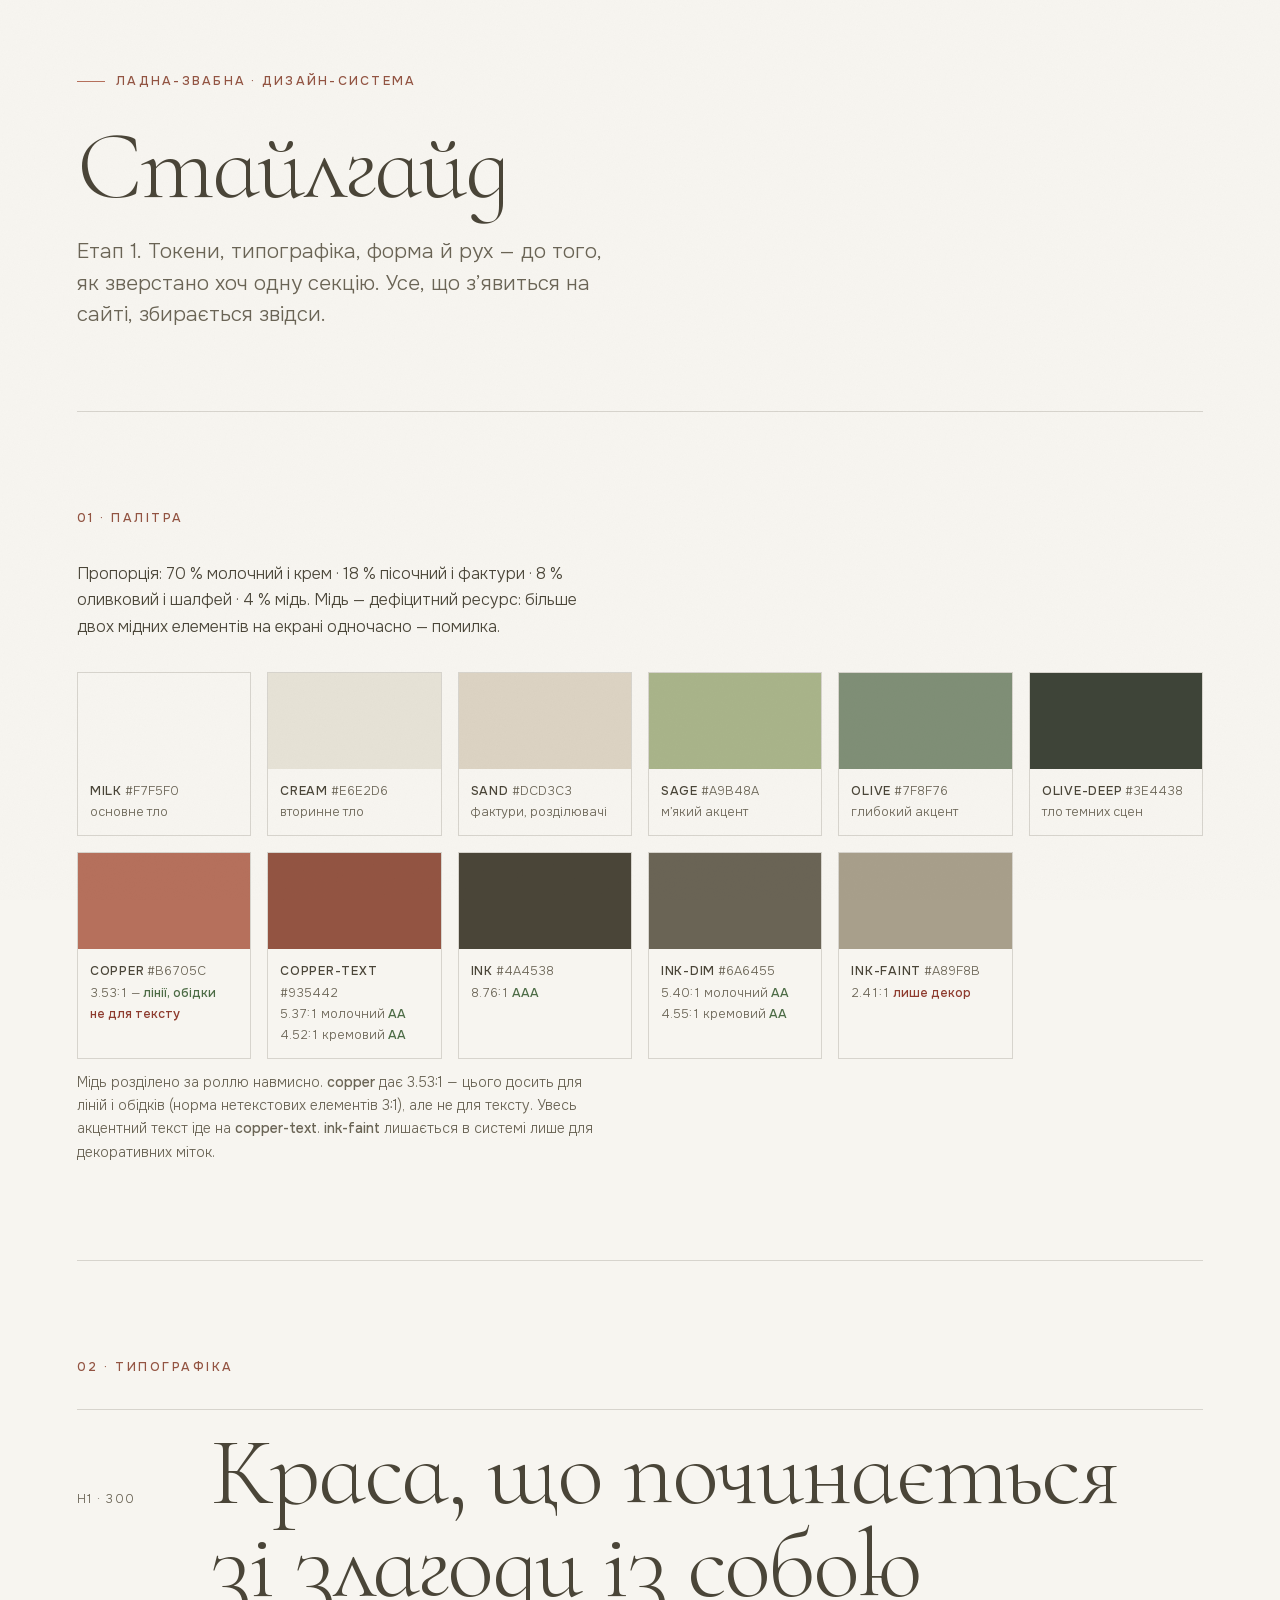
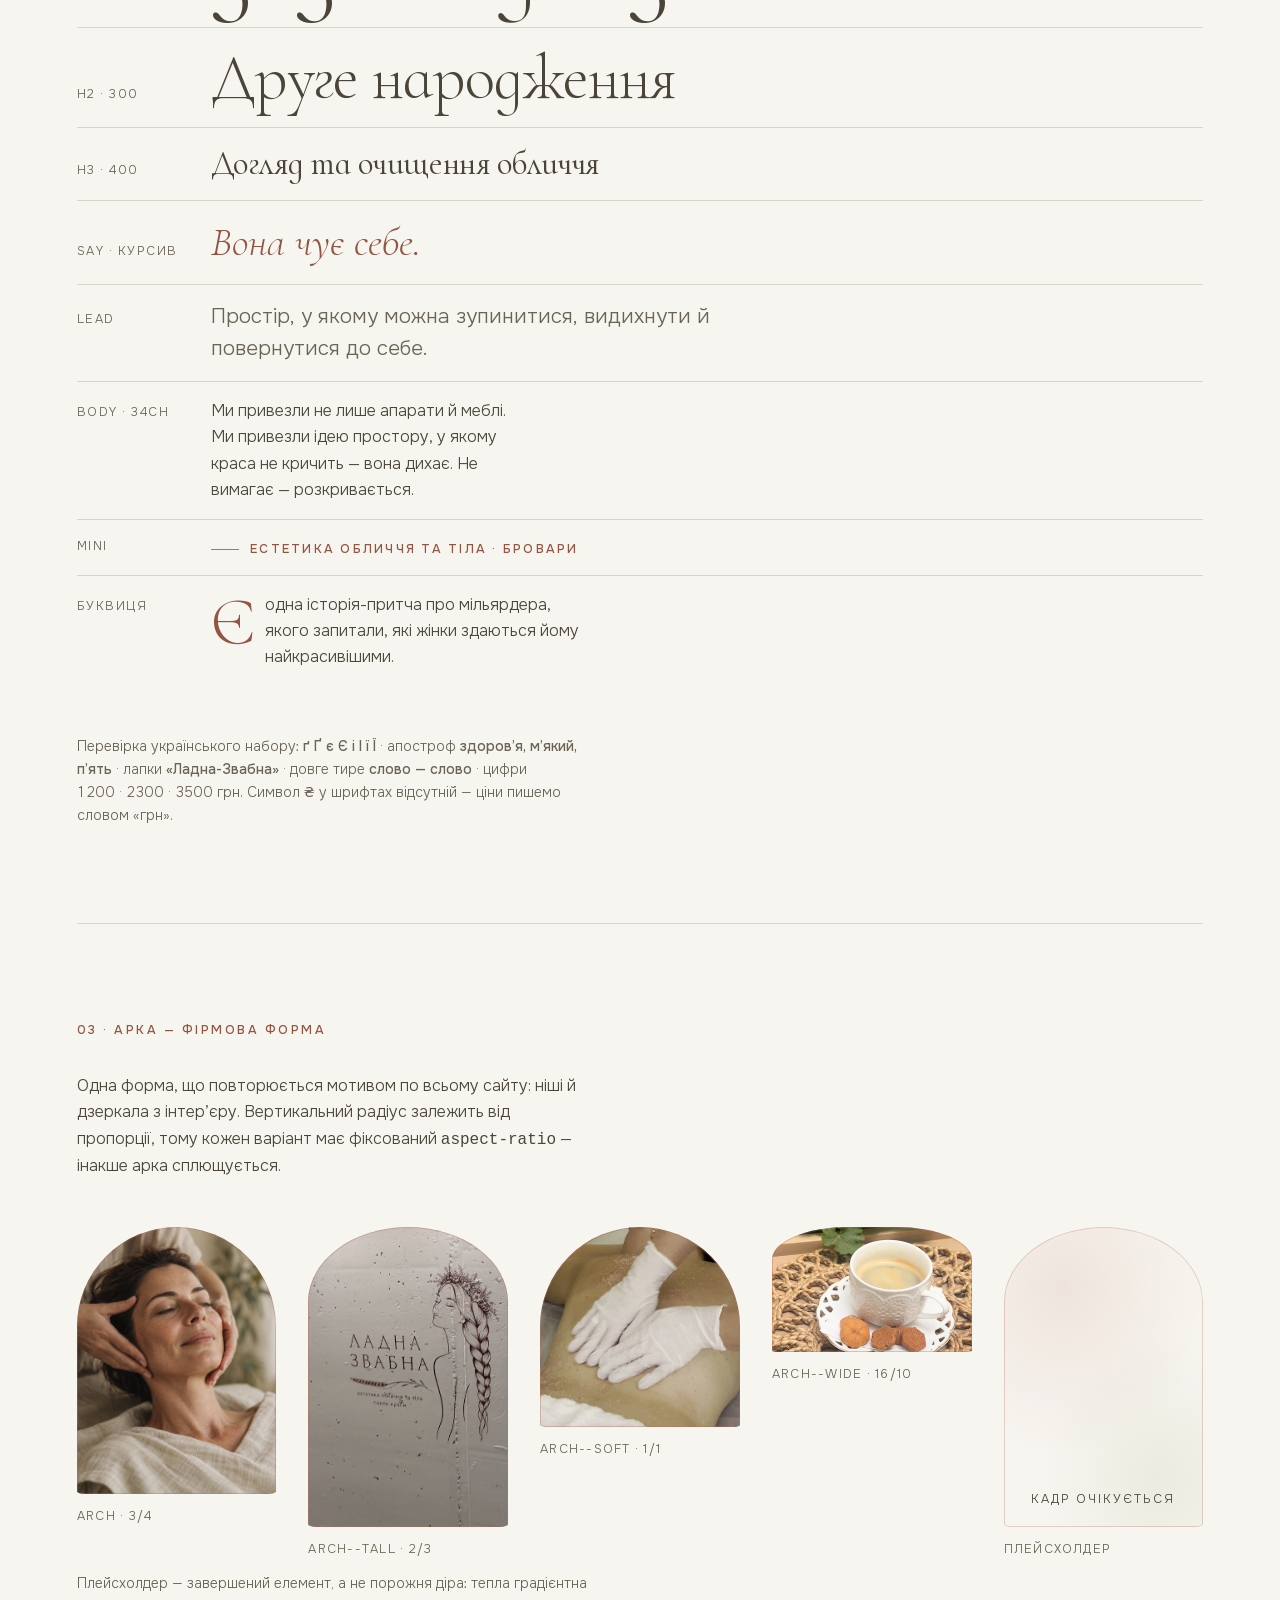
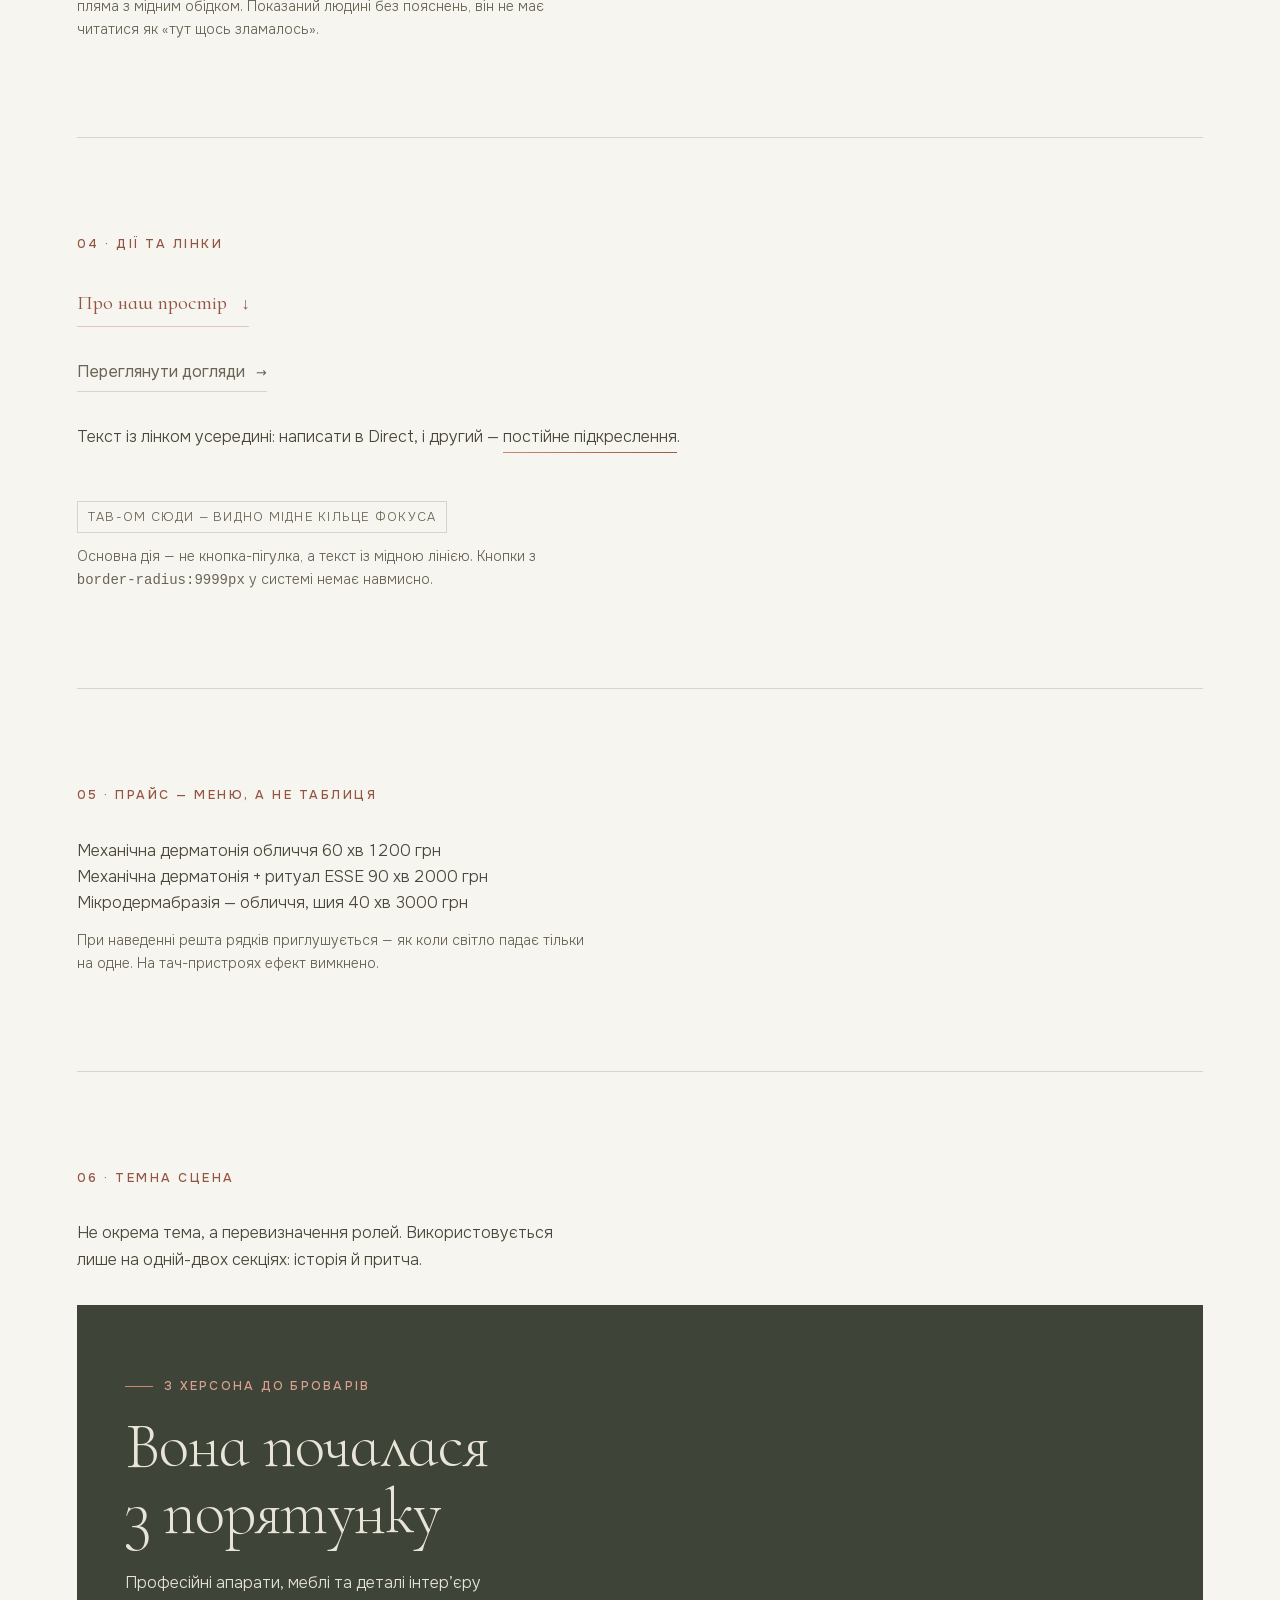
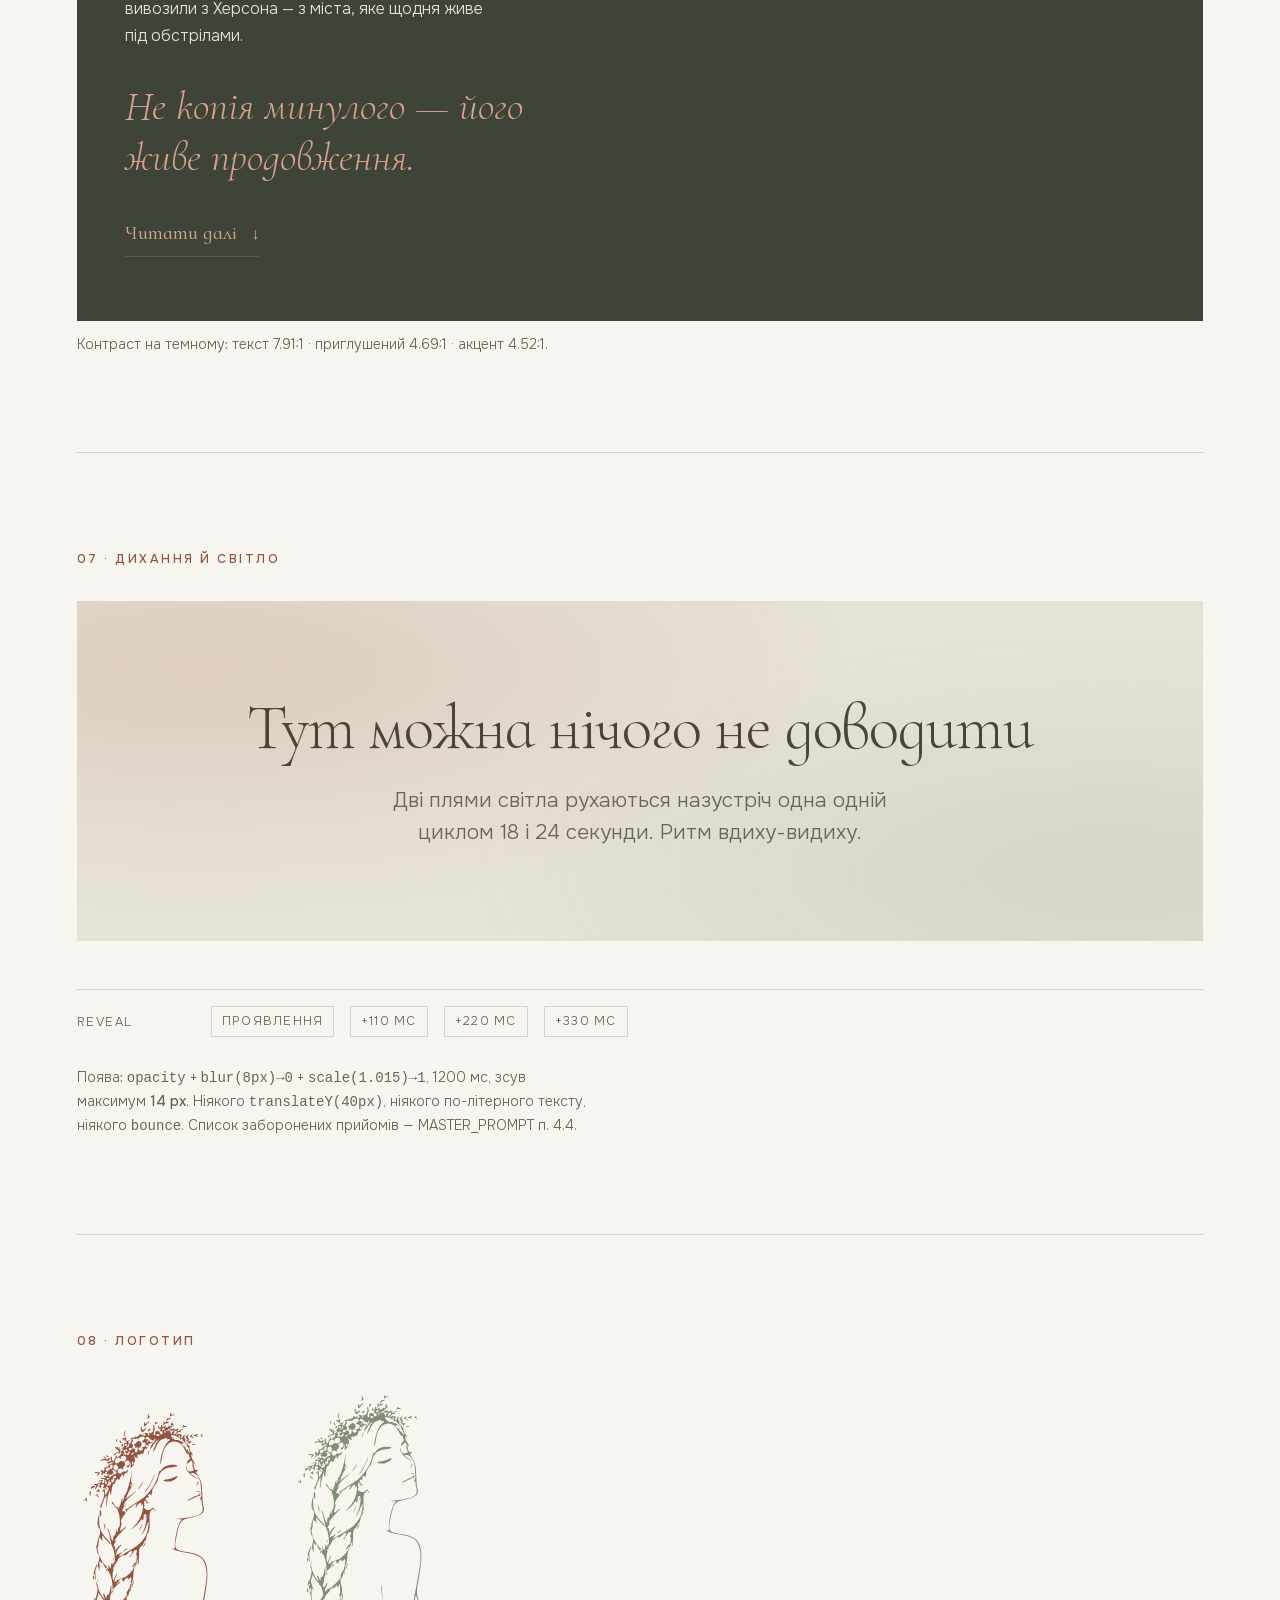
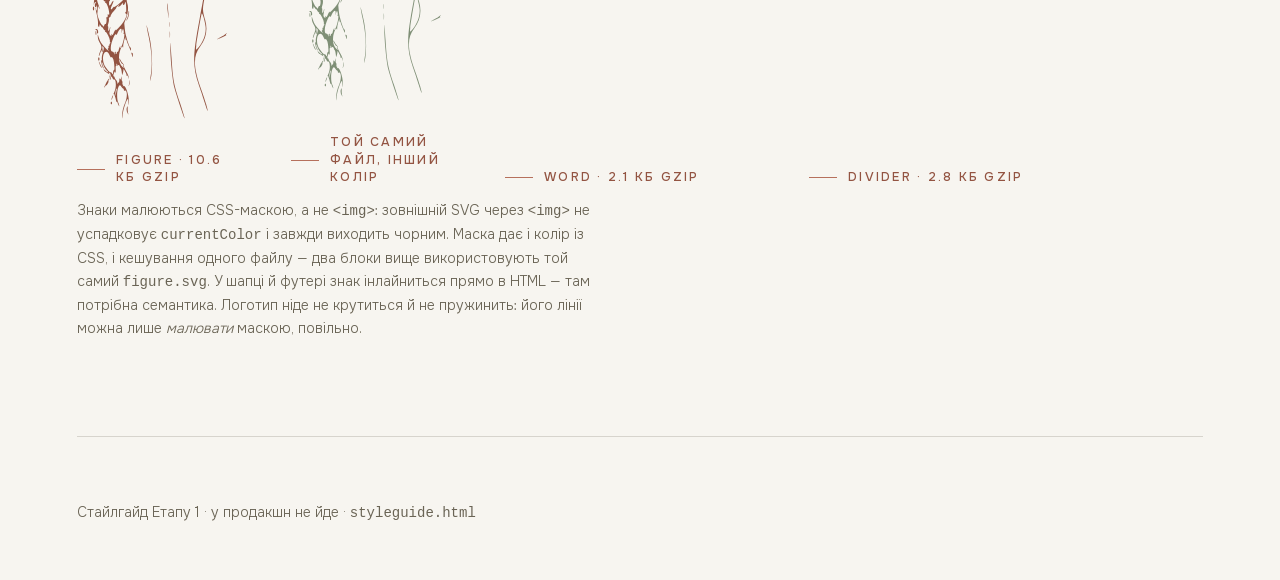
<file: styleguide.html>
<!DOCTYPE html>
<html lang="uk" class="no-js">
<head>
<meta charset="UTF-8">
<meta name="viewport" content="width=device-width, initial-scale=1">
<title>Стайлгайд · Ладна-Звабна</title>
<meta name="robots" content="noindex">
<script>document.documentElement.classList.remove('no-js');document.documentElement.classList.add('js')</script>
<link rel="preload" href="assets/fonts/cormorant-infant-300.woff2" as="font" type="font/woff2" crossorigin>
<link rel="preload" href="assets/fonts/onest-300.woff2" as="font" type="font/woff2" crossorigin>
<link rel="stylesheet" href="assets/css/base.css">
<link rel="stylesheet" href="assets/css/layout.css">
<link rel="stylesheet" href="assets/css/motion.css">
<style>
/* Лише службові стилі самого стайлгайда. У продакшн не йдуть. */
.sg-head{padding:var(--sp-16) 0 var(--sp-12); border-bottom:1px solid var(--rule)}
.sg-sec{padding-block:var(--sp-24); border-bottom:1px solid var(--rule)}
.sg-title{font-family:var(--font-text); font-size:var(--fs-mini); font-weight:500;
  letter-spacing:.2em; text-transform:uppercase; color:var(--accent); margin-bottom:var(--sp-8)}
.sg-note{font-size:var(--fs-small); color:var(--fg-dim); margin-top:var(--sp-3); max-width:52ch}
.sw-grid{display:grid; grid-template-columns:repeat(auto-fill,minmax(150px,1fr)); gap:var(--sp-4)}
.sw{border:1px solid var(--rule)}
.sw__chip{height:96px}
.sw__body{padding:var(--sp-3); font-size:var(--fs-mini); line-height:1.7}
.sw__name{font-weight:500; letter-spacing:.06em; text-transform:uppercase; color:var(--fg)}
.sw__hex{color:var(--fg-dim); font-variant-numeric:tabular-nums}
.sw__cr{display:block; color:var(--fg-dim); font-variant-numeric:tabular-nums}
.sw__ok{color:#4C6B45; font-weight:500}
.sw__no{color:#8E3B2E; font-weight:500}
.sg-row{display:grid; grid-template-columns:110px 1fr; gap:var(--sp-6); align-items:baseline;
  padding-block:var(--sp-4); border-top:1px solid var(--rule)}
.sg-key{font-size:var(--fs-mini); letter-spacing:.12em; text-transform:uppercase; color:var(--fg-dim)}
.sg-arches{display:grid; grid-template-columns:repeat(auto-fit,minmax(180px,1fr)); gap:var(--sp-8); align-items:start}
.sg-arches figcaption{margin-top:var(--sp-3); font-size:var(--fs-mini); letter-spacing:.1em;
  text-transform:uppercase; color:var(--fg-dim)}
.sg-dark{padding:var(--sp-16) var(--sp-12); margin-top:var(--sp-8)}
.sg-motion{position:relative; min-height:340px; background:var(--cream); overflow:hidden;
  isolation:isolate;   /* інакше .glow із z-index:-1 малюється ПОЗАДУ тла і зникає */
  display:grid; place-items:center; text-align:center; padding:var(--sp-12)}
@media (max-width:768px){
  .sg-row{grid-template-columns:1fr; gap:var(--sp-3)}
  .sg-dark{padding:var(--sp-12) var(--sp-6)}
  .sg-motion{padding:var(--sp-8) var(--sp-4)}
}
.sg-flag{display:inline-block; font-size:var(--fs-mini); letter-spacing:.1em; text-transform:uppercase;
  padding:.35em .8em; border:1px solid var(--rule); color:var(--fg-dim)}
</style>
</head>
<body>
<div class="grain" aria-hidden="true"></div>

<a class="skip" href="#main">Перейти до змісту</a>

<main id="main" class="wrap">

  <header class="sg-head">
    <p class="mini">Ладна-Звабна · дизайн-система</p>
    <h1 style="margin-top:.3em">Стайлгайд</h1>
    <p class="lead" style="margin-top:var(--sp-6)">
      Етап&nbsp;1. Токени, типографіка, форма й рух — до того, як зверстано хоч одну секцію.
      Усе, що з’явиться на сайті, збирається звідси.
    </p>
    <div class="mark mark--divider rule-mark" style="margin-top:var(--sp-8)" aria-hidden="true"></div>
  </header>

  <!-- ========== ПАЛІТРА ========== -->
  <section class="sg-sec">
    <p class="sg-title">01 · Палітра</p>
    <p class="measure--wide" style="margin-bottom:var(--sp-8)">
      Пропорція: 70&nbsp;% молочний і крем · 18&nbsp;% пісочний і фактури · 8&nbsp;% оливковий
      і шалфей · 4&nbsp;% мідь. Мідь&nbsp;— дефіцитний ресурс: більше двох мідних елементів
      на екрані одночасно&nbsp;— помилка.
    </p>

    <div class="sw-grid">
      <div class="sw"><div class="sw__chip" style="background:#F7F5F0"></div>
        <div class="sw__body"><span class="sw__name">milk</span> <span class="sw__hex">#F7F5F0</span>
        <span class="sw__cr">основне тло</span></div></div>
      <div class="sw"><div class="sw__chip" style="background:#E6E2D6"></div>
        <div class="sw__body"><span class="sw__name">cream</span> <span class="sw__hex">#E6E2D6</span>
        <span class="sw__cr">вторинне тло</span></div></div>
      <div class="sw"><div class="sw__chip" style="background:#DCD3C3"></div>
        <div class="sw__body"><span class="sw__name">sand</span> <span class="sw__hex">#DCD3C3</span>
        <span class="sw__cr">фактури, розділювачі</span></div></div>
      <div class="sw"><div class="sw__chip" style="background:#A9B48A"></div>
        <div class="sw__body"><span class="sw__name">sage</span> <span class="sw__hex">#A9B48A</span>
        <span class="sw__cr">м’який акцент</span></div></div>
      <div class="sw"><div class="sw__chip" style="background:#7F8F76"></div>
        <div class="sw__body"><span class="sw__name">olive</span> <span class="sw__hex">#7F8F76</span>
        <span class="sw__cr">глибокий акцент</span></div></div>
      <div class="sw"><div class="sw__chip" style="background:#3E4438"></div>
        <div class="sw__body"><span class="sw__name">olive-deep</span> <span class="sw__hex">#3E4438</span>
        <span class="sw__cr">тло темних сцен</span></div></div>
      <div class="sw"><div class="sw__chip" style="background:#B6705C"></div>
        <div class="sw__body"><span class="sw__name">copper</span> <span class="sw__hex">#B6705C</span>
        <span class="sw__cr">3.53:1 — <span class="sw__ok">лінії, обідки</span></span>
        <span class="sw__cr"><span class="sw__no">не для тексту</span></span></div></div>
      <div class="sw"><div class="sw__chip" style="background:#935442"></div>
        <div class="sw__body"><span class="sw__name">copper-text</span> <span class="sw__hex">#935442</span>
        <span class="sw__cr">5.37:1 молочний <span class="sw__ok">AA</span></span>
        <span class="sw__cr">4.52:1 кремовий <span class="sw__ok">AA</span></span></div></div>
      <div class="sw"><div class="sw__chip" style="background:#4A4538"></div>
        <div class="sw__body"><span class="sw__name">ink</span> <span class="sw__hex">#4A4538</span>
        <span class="sw__cr">8.76:1 <span class="sw__ok">AAA</span></span></div></div>
      <div class="sw"><div class="sw__chip" style="background:#6A6455"></div>
        <div class="sw__body"><span class="sw__name">ink-dim</span> <span class="sw__hex">#6A6455</span>
        <span class="sw__cr">5.40:1 молочний <span class="sw__ok">AA</span></span>
        <span class="sw__cr">4.55:1 кремовий <span class="sw__ok">AA</span></span></div></div>
      <div class="sw"><div class="sw__chip" style="background:#A89F8B"></div>
        <div class="sw__body"><span class="sw__name">ink-faint</span> <span class="sw__hex">#A89F8B</span>
        <span class="sw__cr">2.41:1 <span class="sw__no">лише декор</span></span></div></div>
    </div>

    <p class="sg-note">
      Мідь розділено за роллю навмисно. <strong>copper</strong> дає 3.53:1&nbsp;— цього досить
      для ліній і обідків (норма нетекстових елементів 3:1), але не для тексту.
      Увесь акцентний текст іде на <strong>copper-text</strong>.
      <strong>ink-faint</strong> лишається в системі лише для декоративних міток.
    </p>
  </section>

  <!-- ========== ТИПОГРАФІКА ========== -->
  <section class="sg-sec">
    <p class="sg-title">02 · Типографіка</p>

    <div class="sg-row"><span class="sg-key">h1 · 300</span>
      <h1>Краса, що починається зі злагоди&nbsp;із&nbsp;собою</h1></div>
    <div class="sg-row"><span class="sg-key">h2 · 300</span>
      <h2>Друге народження</h2></div>
    <div class="sg-row"><span class="sg-key">h3 · 400</span>
      <h3>Догляд та очищення обличчя</h3></div>
    <div class="sg-row"><span class="sg-key">say · курсив</span>
      <p class="say">Вона чує себе.</p></div>
    <div class="sg-row"><span class="sg-key">lead</span>
      <p class="lead">Простір, у якому можна зупинитися, видихнути й повернутися до себе.</p></div>
    <div class="sg-row"><span class="sg-key">body · 34ch</span>
      <p class="measure">Ми привезли не лише апарати й меблі. Ми привезли ідею простору,
        у&nbsp;якому краса не кричить&nbsp;— вона дихає. Не вимагає&nbsp;— розкривається.</p></div>
    <div class="sg-row"><span class="sg-key">mini</span>
      <p class="mini">естетика обличчя та тіла · Бровари</p></div>
    <div class="sg-row"><span class="sg-key">буквиця</span>
      <p class="measure dropcap">Є одна історія-притча про мільярдера, якого запитали,
        які жінки здаються йому найкрасивішими.</p></div>

    <p class="sg-note" style="margin-top:var(--sp-12)">
      Перевірка українського набору: <strong>ґ Ґ є Є і І ї Ї</strong> ·
      апостроф <strong>здоров’я, м’який, п’ять</strong> · лапки <strong>«Ладна-Звабна»</strong> ·
      довге тире <strong>слово&nbsp;— слово</strong> · цифри <span class="tnum">1200 · 2300 · 3500 грн</span>.
      Символ ₴ у шрифтах відсутній&nbsp;— ціни пишемо словом «грн».
    </p>
  </section>

  <!-- ========== АРКА ========== -->
  <section class="sg-sec">
    <p class="sg-title">03 · Арка — фірмова форма</p>
    <p class="measure--wide" style="margin-bottom:var(--sp-12)">
      Одна форма, що повторюється мотивом по всьому сайту: ніші й дзеркала з інтер’єру.
      Вертикальний радіус залежить від пропорції, тому кожен варіант має фіксований
      <code>aspect-ratio</code>&nbsp;— інакше арка сплющується.
    </p>

    <div class="sg-arches">
      <figure><div class="arch arch--framed"><img src="assets/img/editorial/hero-care.jpg" alt="Ілюстративний кадр масажу обличчя" width="900" height="1100"></div>
        <figcaption>arch · 3/4</figcaption></figure>
      <figure><div class="arch arch--tall arch--framed"><img src="assets/img/interior/brand-wall.jpg" alt="Розписаний знак салону на стіні" width="540" height="720"></div>
        <figcaption>arch--tall · 2/3</figcaption></figure>
      <figure><div class="arch arch--soft arch--framed"><img src="assets/img/ritual/body-care.jpg" alt="Ручний догляд за тілом у салоні" width="800" height="1000"></div>
        <figcaption>arch--soft · 1/1</figcaption></figure>
      <figure><div class="arch arch--wide arch--framed"><img src="assets/img/interior/welcome-tea.jpg" alt="Напій і печиво для гості салону" width="800" height="500"></div>
        <figcaption>arch--wide · 16/10</figcaption></figure>
      <figure><div class="arch arch--tall ph"><span class="ph__note">кадр очікується</span></div>
        <figcaption>плейсхолдер</figcaption></figure>
    </div>

    <p class="sg-note">
      Плейсхолдер&nbsp;— завершений елемент, а не порожня діра: тепла градієнтна пляма
      з мідним обідком. Показаний людині без пояснень, він не має читатися
      як «тут щось зламалось».
    </p>
  </section>

  <!-- ========== ДІЇ ========== -->
  <section class="sg-sec">
    <p class="sg-title">04 · Дії та лінки</p>
    <div class="flow-col" style="gap:var(--sp-8); align-items:flex-start">
      <a href="#main" class="act">Про наш простір <span class="arrow">↓</span></a>
      <a href="#main" class="act act--quiet">Переглянути догляди <span class="arrow">→</span></a>
      <p>Текст із лінком усередині: <a href="#main" class="link link--grow">написати в Direct</a>,
         і другий&nbsp;— <a href="#main" class="link">постійне підкреслення</a>.</p>
      <p class="sg-flag">Tab-ом сюди&nbsp;— видно мідне кільце фокуса</p>
    </div>
    <p class="sg-note">
      Основна дія&nbsp;— не кнопка-пігулка, а текст із мідною лінією. Кнопки з
      <code>border-radius:9999px</code> у системі немає навмисно.
    </p>
  </section>

  <!-- ========== ПРАЙС ========== -->
  <section class="sg-sec">
    <p class="sg-title">05 · Прайс — меню, а не таблиця</p>
    <div class="price-list lane-left" style="max-width:640px">
      <div class="price-row">
        <span class="price-row__name">Механічна дерматонія обличчя
          <span class="price-row__meta">60 хв</span></span>
        <span class="price-row__cost tnum">1200 грн</span></div>
      <div class="price-row">
        <span class="price-row__name">Механічна дерматонія + ритуал ESSE
          <span class="price-row__meta">90 хв</span></span>
        <span class="price-row__cost tnum">2000 грн</span></div>
      <div class="price-row">
        <span class="price-row__name">Мікродермабразія — обличчя, шия
          <span class="price-row__meta">40 хв</span></span>
        <span class="price-row__cost tnum">3000 грн</span></div>
    </div>
    <p class="sg-note">При наведенні решта рядків приглушується&nbsp;— як коли світло
      падає тільки на одне. На тач-пристроях ефект вимкнено.</p>
  </section>

  <!-- ========== ТЕМНА СЦЕНА ========== -->
  <section class="sg-sec">
    <p class="sg-title">06 · Темна сцена</p>
    <p class="measure--wide">Не окрема тема, а перевизначення ролей. Використовується
      лише на одній-двох секціях: історія й притча.</p>
    <div class="on-dark sg-dark">
      <p class="mini">з Херсона до Броварів</p>
      <h2 style="margin-top:var(--sp-4)">Вона почалася<br>з&nbsp;порятунку</h2>
      <p class="measure" style="margin-top:var(--sp-6)">Професійні апарати, меблі та деталі
        інтер’єру вивозили з&nbsp;Херсона&nbsp;— з&nbsp;міста, яке щодня живе під обстрілами.</p>
      <p class="say" style="margin-top:var(--sp-8)">Не копія минулого&nbsp;— його живе продовження.</p>
      <a href="#main" class="act" style="margin-top:var(--sp-8)">Читати далі <span class="arrow">↓</span></a>
    </div>
    <p class="sg-note">Контраст на темному: текст 7.91:1 · приглушений 4.69:1 · акцент 4.52:1.</p>
  </section>

  <!-- ========== РУХ ========== -->
  <section class="sg-sec">
    <p class="sg-title">07 · Дихання й світло</p>
    <div class="sg-motion">
      <div class="glow" style="--gx:24%;--gy:30%;--ga:.30" aria-hidden="true"></div>
      <div class="glow glow--second" style="--gx:78%;--gy:70%;--ga:.26" aria-hidden="true"></div>
      <div>
        <h2 class="words" id="demoWords">Тут можна нічого не доводити</h2>
        <p class="lead" style="margin:var(--sp-6) auto 0">Дві плями світла рухаються
          назустріч одна одній циклом 18&nbsp;і 24&nbsp;секунди. Ритм вдиху-видиху.</p>
      </div>
    </div>

    <div class="sg-row" style="margin-top:var(--sp-12)">
      <span class="sg-key">reveal</span>
      <div class="stagger" style="display:flex; gap:var(--sp-4); flex-wrap:wrap">
        <span class="reveal sg-flag" data-r>проявлення</span>
        <span class="reveal sg-flag" data-r>+110 мс</span>
        <span class="reveal sg-flag" data-r>+220 мс</span>
        <span class="reveal sg-flag" data-r>+330 мс</span>
      </div>
    </div>

    <p class="sg-note">
      Поява: <code>opacity</code> + <code>blur(8px)→0</code> + <code>scale(1.015)→1</code>,
      1200&nbsp;мс, зсув максимум <strong>14&nbsp;px</strong>.
      Ніякого <code>translateY(40px)</code>, ніякого по-літерного тексту, ніякого
      <code>bounce</code>. Список заборонених прийомів&nbsp;— MASTER_PROMPT п.&nbsp;4.4.
    </p>
  </section>

  <!-- ========== ЛОГОТИП ========== -->
  <section class="sg-sec">
    <p class="sg-title">08 · Логотип</p>
    <div class="flow-row" style="gap:var(--sp-16); align-items:flex-end">
      <div style="width:150px; color:var(--copper-text)">
        <div class="mark mark--figure" role="img" aria-label="Силует жінки з косою та вінком"></div>
        <p class="mini" style="margin-top:var(--sp-4)">figure · 10.6 КБ gzip</p>
      </div>
      <div style="width:150px; color:var(--olive)">
        <div class="mark mark--figure" role="img" aria-label="Той самий знак, оливковий"></div>
        <p class="mini" style="margin-top:var(--sp-4)">той самий файл, інший колір</p>
      </div>
      <div style="width:240px; color:var(--ink)">
        <div class="mark mark--word" role="img" aria-label="Ладна-Звабна"></div>
        <p class="mini" style="margin-top:var(--sp-4)">word · 2.1 КБ gzip</p>
      </div>
      <div style="width:240px; color:var(--accent-line)">
        <div class="mark mark--divider" aria-hidden="true"></div>
        <p class="mini" style="margin-top:var(--sp-4)">divider · 2.8 КБ gzip</p>
      </div>
    </div>
    <p class="sg-note">
      Знаки малюються CSS-маскою, а не <code>&lt;img&gt;</code>: зовнішній SVG через
      <code>&lt;img&gt;</code> не успадковує <code>currentColor</code> і завжди виходить чорним.
      Маска дає і колір із CSS, і кешування одного файлу&nbsp;— два блоки вище
      використовують той самий <code>figure.svg</code>.
      У шапці й футері знак інлайниться прямо в HTML&nbsp;— там потрібна семантика.
      Логотип ніде не крутиться й не пружинить: його лінії можна лише
      <em>малювати</em> маскою, повільно.
    </p>
  </section>

  <footer style="padding-block:var(--sp-16); color:var(--fg-dim); font-size:var(--fs-small)">
    Стайлгайд Етапу&nbsp;1 · у продакшн не йде · <code>styleguide.html</code>
  </footer>

</main>

<script>
/* Демонстрація reveal і розбиття по словах. На сайті це робитиме GSAP (Етап 3). */
(function(){
  var reduce = matchMedia('(prefers-reduced-motion: reduce)').matches;

  var h = document.getElementById('demoWords');
  if (h) {
    h.innerHTML = h.textContent.trim().split(/\s+/)
      .map(function(w,i){ return '<span class="w" style="--wd:'+(i*110)+'ms">'+w+'</span>'; })
      .join(' ');
  }
  if (reduce) {
    document.querySelectorAll('.reveal,.words').forEach(function(n){ n.classList.add('is-in'); });
    return;
  }
  var io = new IntersectionObserver(function(entries){
    entries.forEach(function(e){
      if (e.isIntersecting) { e.target.classList.add('is-in'); io.unobserve(e.target); }
    });
  }, { threshold: 0.2, rootMargin: '0px 0px -8% 0px' });
  document.querySelectorAll('.reveal,.words').forEach(function(n){ io.observe(n); });
})();
</script>
</body>
</html>
</file>
<file: assets/css/base.css>
/* ==========================================================================
   ЛАДНА-ЗВАБНА · base.css
   Шрифти · Токени · Скидання · Типографіка
   Джерело рішень: MASTER_PROMPT.md, розділи 3 і 4
   ========================================================================== */

/* --------------------------------------------------------------------------
   1. ШРИФТИ
   Локальні woff2, сабсет під українську. Ліцензія SIL OFL 1.1 (див. ASSETS.md).
   -------------------------------------------------------------------------- */
@font-face{font-family:'Cormorant Infant';src:url('../fonts/cormorant-infant-300.woff2') format('woff2');font-weight:300;font-style:normal;font-display:swap}
@font-face{font-family:'Cormorant Infant';src:url('../fonts/cormorant-infant-300-italic.woff2') format('woff2');font-weight:300;font-style:italic;font-display:swap}
@font-face{font-family:'Cormorant Infant';src:url('../fonts/cormorant-infant-400.woff2') format('woff2');font-weight:400;font-style:normal;font-display:swap}
@font-face{font-family:'Cormorant Infant';src:url('../fonts/cormorant-infant-400-italic.woff2') format('woff2');font-weight:400;font-style:italic;font-display:swap}
@font-face{font-family:'Cormorant Infant';src:url('../fonts/cormorant-infant-500.woff2') format('woff2');font-weight:500;font-style:normal;font-display:swap}
@font-face{font-family:'Cormorant Infant';src:url('../fonts/cormorant-infant-500-italic.woff2') format('woff2');font-weight:500;font-style:italic;font-display:swap}
@font-face{font-family:'Onest';src:url('../fonts/onest-300.woff2') format('woff2');font-weight:300;font-style:normal;font-display:swap}
@font-face{font-family:'Onest';src:url('../fonts/onest-400.woff2') format('woff2');font-weight:400;font-style:normal;font-display:swap}
@font-face{font-family:'Onest';src:url('../fonts/onest-500.woff2') format('woff2');font-weight:500;font-style:normal;font-display:swap}

/* Запасні гарнітури з підігнаними метриками.
   Cormorant Infant на 2.9% вужчий за системний serif. Через це рядок
   «зі злагоди із собою» в героєві перекидався на зайвий рядок, поки
   вантажився шрифт, — і давав CLS 0.116 на мобільному.
   size-adjust вирівнює ширину, і кількість рядків більше не змінюється. */
@font-face{
  font-family:'Cormorant Fallback';
  src:local('Georgia'), local('Times New Roman'), local('Times');
  size-adjust:97.1%;
  font-weight:300 500;
  font-style:normal;
}
@font-face{
  font-family:'Cormorant Fallback';
  src:local('Georgia Italic'), local('Times New Roman Italic');
  size-adjust:97.1%;
  font-weight:300 500;
  font-style:italic;
}

/* --------------------------------------------------------------------------
   2. ТОКЕНИ
   -------------------------------------------------------------------------- */
:root{

  /* --- Палітра. Закрита: нові кольори тільки як прозорі шари наявних --- */
  --milk:        #F7F5F0;   /* молочний — основне тло */
  --cream:       #E6E2D6;   /* теплий крем — вторинне тло */
  --sand:        #DCD3C3;   /* пісочний — фактури, розділювачі */
  --sage:        #A9B48A;   /* шалфей — м'який акцент */
  --olive:       #7F8F76;   /* оливковий — глибокий акцент */
  --olive-deep:  #3E4438;   /* глибока олива — тло темних сцен */
  /* Мідь розділена за роллю — це не косметика, а вимога контрасту.
     #B6705C дає лише 3.53:1 на молочному й 2.97:1 на кремовому: для ліній
     цього досить (норма нетекстових елементів — 3:1), для тексту ні. */
  --copper:      #B6705C;   /* ДЕКОР: лінії, обідки, плями світла. НЕ для тексту */
  --copper-text: #935442;   /* ТЕКСТ: 5.37:1 на молочному, 4.52:1 на кремовому */
  --copper-deep: #9C5A48;   /* натиснутий стан, ::selection */
  --ink:         #4A4538;   /* основний текст. 8.76:1 на молочному */
  --ink-dim:     #6A6455;   /* приглушений текст. 5.40:1 молочний, 4.55:1 кремовий */
  --ink-faint:   #A89F8B;   /* ⚠ ДЕКОРАТИВНИЙ. 2.41:1 — НЕ для змістовного тексту */
  --line:        rgba(74,69,56,.19);

  /* --- Кортежі RGB для прозорих шарів світла --- */
  --rgb-copper: 182,112,92;
  --rgb-olive:  127,143,118;
  --rgb-sage:   169,180,138;
  --rgb-sand:   220,211,195;
  --rgb-ink:    74,69,56;
  --rgb-milk:   247,245,240;

  /* --- Ролі. Перевизначаються на темних секціях --- */
  --bg:      var(--milk);
  --bg-soft: var(--cream);
  --fg:      var(--ink);
  --fg-dim:  var(--ink-dim);
  --accent:      var(--copper-text);  /* акцентний ТЕКСТ */
  --accent-line: var(--copper);       /* акцентні ЛІНІЇ та обідки */
  --rule:        var(--line);

  /* --- Гарнітури --- */
  --font-display:'Cormorant Infant','Cormorant Fallback',Georgia,'Times New Roman',serif;
  --font-text:'Onest','Segoe UI',system-ui,-apple-system,sans-serif;

  /* --- Типографічна шкала. Модульна, коефіцієнт ≈1.333 --- */
  --fs-h1:   clamp(2.6rem, 7.6vw, 8rem);
  --fs-h2:   clamp(2.4rem, 5vw, 4.6rem);
  --fs-h3:   clamp(1.5rem, 2.6vw, 2.2rem);
  --fs-lead: clamp(1.15rem, 1.6vw, 1.4rem);
  --fs-body: clamp(1rem, 1.15vw, 1.15rem);
  --fs-small:clamp(.875rem, 1vw, .95rem);
  --fs-mini: .78rem;

  /* --- Простір --- */
  --sp-2:.5rem;  --sp-3:.75rem; --sp-4:1rem;   --sp-6:1.5rem;
  --sp-8:2rem;   --sp-12:3rem;  --sp-16:4rem;  --sp-24:6rem;
  --sp-section: clamp(72px, 10vh, 146px);   /* між секціями */
  --sp-breath:  clamp(44px, 6.5vh, 88px);     /* всередині секції */
  --gutter:     clamp(16px, 2vw, 32px);
  --pad-x:      clamp(20px, 6vw, 120px);
  --maxw:       1440px;
  --hdr-h:      90px;          /* висота липкої шапки — потрібна і героєві,
                                  і відступу для якорів */
  --measure:    34ch;                        /* ширина абзацу */

  /* --- Рух. Числа з MASTER_PROMPT п. 4.2 — вимога, не орієнтир --- */
  --e-out:    cubic-bezier(.16, 1, .3, 1);   /* основний */
  --e-breath: cubic-bezier(.37, 0, .17, 1);  /* вдих: світло, масштаби */
  --d-fast:   900ms;
  --d-reveal: 1200ms;
  --d-slow:   1600ms;
  --stagger:  110ms;
  --shift:    14px;    /* МАКСИМАЛЬНИЙ зсув при появі. Не 40, не 60 */
  --breath:   18s;     /* цикл дихання фонового світла */

  /* --- Тіні: теплі. Чорна тінь на теплому тлі виглядає брудно --- */
  --shadow-soft: 0 40px 80px -30px rgba(90,78,58,.22);
  --shadow-lift: 0 60px 120px -40px rgba(90,78,58,.28);

  /* --- Арка: фірмова форма --- */
  --arch-foot: 8px;

  /* --- Зерно --- */
  --grain-opacity: .032;
}

/* Темна сцена — перевизначення ролей, не окрема тема.
   Використовується лише на 1–2 секціях (історія, притча). */
.on-dark{
  --bg:      var(--olive-deep);
  --bg-soft: #454C3F;
  --fg:      #E8E4D8;
  --fg-dim:  #AFB3A2;
  --accent:      #D9A18E;             /* мідь, освітлена під темне тло: 4.52:1 */
  --accent-line: #C98873;
  --rule:        rgba(232,228,216,.16);
  color: var(--fg);
  background: var(--bg);
}

/* --------------------------------------------------------------------------
   3. СКИДАННЯ
   -------------------------------------------------------------------------- */
*,*::before,*::after{box-sizing:border-box}
*{margin:0}
html{
  -webkit-text-size-adjust:100%;
  -webkit-font-smoothing:antialiased;
  -moz-osx-font-smoothing:grayscale;
  text-rendering:optimizeLegibility;
}
body{
  min-height:100vh;
  background:var(--bg);
  color:var(--fg);
  font-family:var(--font-text);
  font-size:var(--fs-body);
  font-weight:300;
  line-height:1.65;
  overflow-x:hidden;
  /* Захист від довгого слова, яке ширше за колонку: на 320px із
     збільшеним на 30% шрифтом «Аквадермагенез-гідрошліфовка» розсувала
     секцію на 31px убік. break-word ріже слово ЛИШЕ тоді, коли інакше
     воно не влазить, — на звичайний набір це не впливає. */
  overflow-wrap:break-word;
}
img,picture,video,canvas,svg{display:block;max-width:100%}
img,video{height:auto}
input,button,textarea,select{font:inherit;color:inherit}
button{background:none;border:0;padding:0;cursor:pointer}
ul,ol{list-style:none;padding:0}
a{color:inherit;text-decoration:none}
svg{fill:currentColor}

/* --------------------------------------------------------------------------
   4. ТИПОГРАФІКА
   -------------------------------------------------------------------------- */
h1,h2,h3,h4{
  font-family:var(--font-display);
  font-weight:300;
  text-wrap:balance;
  hyphens:none;              /* автоперенос в українській — негарний */
}
h1{font-size:var(--fs-h1); line-height:.95;  letter-spacing:-.02em}
h2{font-size:var(--fs-h2); line-height:1.05; letter-spacing:-.015em}
h3{font-size:var(--fs-h3); line-height:1.2;  font-weight:400; letter-spacing:-.01em}

p{text-wrap:pretty; hyphens:none}
p + p{margin-top:var(--sp-4)}

em,i{font-style:italic}
strong,b{font-weight:500}

/* Абзац у комфортній мірі рядка: 62–68 символів */
.measure{max-width:var(--measure)}
.measure--wide{max-width:46ch}
.measure--tight{max-width:26ch}

/* Ведучий абзац — після заголовка */
.lead{
  font-size:var(--fs-lead);
  line-height:1.55;
  color:var(--fg-dim);
  max-width:38ch;
}

/* Мітка секції. Єдине місце, де дозволено UPPERCASE і широкий трекінг.
   Мідна, з коротким штрихом перед нею: на світлих секціях це єдина
   кольорова точка, і саме вона тримає ритм між ними. */
.mini{
  display:inline-flex; align-items:center; gap:.9em;
  font-size:var(--fs-mini);
  font-weight:500;
  letter-spacing:.18em;
  text-transform:uppercase;
  color:var(--accent);
  line-height:1.4;
}
.mini::before{
  content:'';
  width:clamp(18px, 2.2vw, 34px); height:1px;
  background:var(--accent-line);
  flex:0 0 auto;
}
/* Дрібні службові підписи мітками не є — їм штрих зайвий */
.story__date, .parable__sign, .facts, .path__labels,
.hero__cap, .compare__side figcaption, .care__aside figcaption,
.care__gm, .cmp__labels, .book__info dt, .foot .mini{
  color:var(--fg-dim); font-weight:400;
}
.story__date::before, .parable__sign::before, .foot .mini::before{display:none}

/* Виносний рядок — акцентна фраза серед тексту */
.say{
  font-family:var(--font-display);
  font-size:clamp(1.6rem,3.2vw,2.8rem);
  font-style:italic;
  font-weight:300;
  line-height:1.25;
  color:var(--accent);
  max-width:22ch;
}

/* Буквиця — для притчі */
.dropcap::first-letter{
  font-family:var(--font-display);
  font-size:4.2em;
  line-height:.78;
  font-weight:300;
  color:var(--accent);
  float:left;
  padding:.06em .14em 0 0;
}

/* Оптичне вирівнювання: лапки й тире виносяться за край текстового блоку */
.hang-quote{margin-left:-.42em}
.hang-dash{margin-left:-.55em}

/* Цифри: табличні для прайсу, старостильні для тексту */
.tnum{font-variant-numeric:tabular-nums}
.onum{font-variant-numeric:oldstyle-nums}

/* --------------------------------------------------------------------------
   5. ЛІНКИ ТА ДІЇ
   Основна дія — не кнопка-пігулка, а текст із мідною лінією, що росте.
   -------------------------------------------------------------------------- */
.link{
  position:relative;
  display:inline-block;
  padding-bottom:.22em;
  color:var(--fg);
  transition:color var(--d-fast) var(--e-out);
}
.link::after{
  content:'';
  position:absolute; left:0; bottom:0;
  width:100%; height:1px;
  background:linear-gradient(90deg,#C98873,var(--accent-line) 45%,var(--copper-deep));
  transform:scaleX(var(--u,1));
  transform-origin:left;
  transition:transform var(--d-fast) var(--e-out);
}
.link:hover{color:var(--accent)}
.link--grow{--u:0;}
.link--grow:hover{--u:1;}

/* Головна дія секції */
.act{
  display:inline-flex; align-items:baseline; gap:.7em;
  font-size:var(--fs-lead);
  font-family:var(--font-display);
  font-weight:400;
  color:var(--accent);
  padding-bottom:.3em;
  border-bottom:1px solid rgba(var(--rgb-copper),.35);
  transition:border-color var(--d-fast) var(--e-out), gap var(--d-fast) var(--e-out);
}
.act:hover{border-color:var(--copper); gap:1.1em}
.act .arrow{font-size:.8em; transition:transform var(--d-fast) var(--e-out)}
.act:hover .arrow{transform:translateX(3px)}

/* Другорядна дія */
.act--quiet{
  font-family:var(--font-text);
  font-size:var(--fs-body);
  color:var(--fg-dim);
  border-color:var(--rule);
}
.act--quiet:hover{color:var(--fg); border-color:var(--fg-dim)}

/* Зона дотику. Текстовий лінк заввишки 26–30px — це 26–30px і для пальця.
   Збільшуємо не padding (він зсунув би підкреслення від літер), а невидиму
   область натискання: псевдоелемент поза потоком, вигляд не змінюється.
   Тільки для вузьких екранів — на миші така область не потрібна. */
@media (max-width:834px){
  .link, .act, .hdr__nav a, .hdr__act, .hdr__menu, .menu__nav a, .foot a{
    position:relative;
  }
  .link::before, .act::before, .hdr__nav a::before, .hdr__act::before,
  .hdr__menu::before, .menu__nav a::before, .foot a::before{
    content:'';
    position:absolute;
    left:0; right:0;
    top:50%; height:max(100%, 44px);
    transform:translateY(-50%);
  }
}

/* Відступ для якорів. Шапка липка: без цього перехід за будь-яким
   посиланням меню ставив секцію під шапку, і її верхні 77–90px
   (у прайсі — заголовок першої групи) лишалися перекритими. */
[id]{scroll-margin-top:calc(var(--hdr-h) + var(--sp-6))}

/* --------------------------------------------------------------------------
   6. ФОКУС І ВИДІЛЕННЯ
   -------------------------------------------------------------------------- */
:focus{outline:none}
:focus-visible{
  outline:2px solid var(--copper);
  outline-offset:4px;
  border-radius:2px;
}
::selection{background:var(--copper-deep); color:var(--milk)}

/* Пропустити навігацію — для клавіатури й скрінрідерів */
.skip{
  position:absolute; left:var(--pad-x); top:-100px; z-index:9999;
  background:var(--milk); color:var(--ink);
  padding:.8em 1.4em; border:1px solid var(--copper);
  transition:top 200ms var(--e-out);
}
.skip:focus{top:16px}

/* Візуально приховано, але доступно скрінрідеру */
.sr-only{
  position:absolute; width:1px; height:1px;
  padding:0; margin:-1px; overflow:hidden;
  clip:rect(0,0,0,0); white-space:nowrap; border:0;
}

/* --------------------------------------------------------------------------
   7. РОЗДІЛЮВАЧІ
   -------------------------------------------------------------------------- */
.rule{height:1px; background:var(--rule); border:0}

/* --------------------------------------------------------------------------
   8. ЗНАКИ ЛОГОТИПА
   Зовнішній SVG через <img> НЕ успадковує currentColor — тільки інлайновий.
   Тому декоративні знаки малюємо маскою: файл кешується, колір задає CSS.
   Змістовні знаки (шапка, футер) інлайняться в HTML — там потрібна семантика.
   -------------------------------------------------------------------------- */
.mark{
  display:block;
  background-color:currentColor;
  -webkit-mask-repeat:no-repeat; mask-repeat:no-repeat;
  -webkit-mask-position:center;  mask-position:center;
  -webkit-mask-size:contain;     mask-size:contain;
}
/* Знаки логотипа живуть у документі як <symbol> і вживаються через <use>.
   Не data:URI в CSS: вони роздували критичний файл удвічі й затримували
   появу заголовка (він і є LCP-елементом сторінки).
   Не зовнішній файл: SVG як маска не працює при відкритті подвійним кліком. */
.lz-sprite{position:absolute; width:0; height:0; overflow:hidden}
.lz-ico{display:block; width:100%; height:auto; fill:currentColor}
.lz-ico--word{aspect-ratio:540 / 232}
.lz-ico--divider{aspect-ratio:550 / 100}
/* Листок і колос — лінійні, не заливні: у них немає замкнутих форм із
   товщиною, тому за замовчуванням fill малював би чорну ляпку. */
.lz-ico--leaf, .lz-ico--ear{
  height:100%;
  fill:none; stroke:currentColor; stroke-width:1;
  stroke-linejoin:round; stroke-linecap:round;
  vector-effect:non-scaling-stroke;
}

.mark--figure{
  -webkit-mask-image:url('../svg/figure.svg'); mask-image:url('../svg/figure.svg');
  aspect-ratio:227 / 507;
}

/* Розділювач секцій */
.rule-mark{
  width:clamp(180px,26vw,360px);
  color:var(--accent-line);
  opacity:.85;
}
</file>
<file: assets/css/layout.css>
/* ==========================================================================
   ЛАДНА-ЗВАБНА · layout.css
   Контейнер · Сітка · Асиметричні смуги · Ритм секцій · АРКА
   ========================================================================== */

/* --------------------------------------------------------------------------
   1. КОНТЕЙНЕР І СІТКА
   -------------------------------------------------------------------------- */
.wrap{
  width:100%;
  max-width:var(--maxw);
  margin-inline:auto;
  padding-inline:var(--pad-x);
}

.grid{
  display:grid;
  grid-template-columns:repeat(12,1fr);
  column-gap:var(--gutter);
  row-gap:var(--sp-8);
}

/* --------------------------------------------------------------------------
   2. АСИМЕТРИЧНІ СМУГИ
   Не абстрактні span-утиліти, а названі наміри. Сусідні секції зобов'язані
   брати різні смуги — це вимога з MASTER_PROMPT п. 3.3.
   -------------------------------------------------------------------------- */
.lane-left    {grid-column:2 / span 6}    /* текст ліворуч, повітря праворуч */
.lane-right   {grid-column:7 / span 5}    /* текст праворуч */
.lane-center  {grid-column:4 / span 6}    /* по центру, вузько */
.lane-inset   {grid-column:3 / span 8}    /* з відступом з обох боків */
.lane-wide    {grid-column:2 / span 10}
.lane-full    {grid-column:1 / -1}

/* Медіа-смуги — навмисно зміщені відносно текстових */
.lane-media-l {grid-column:1 / span 5}
.lane-media-r {grid-column:8 / span 5}
.lane-media-c {grid-column:4 / span 6}

/* Смуги розпадаються на 900px, а не на 1024: планшет у горизонталі
   (1024×768) має досить ширини для двох колонок, і стос там лише
   розтягував сторінку. */
@media (max-width:900px){
  .lane-left,.lane-right,.lane-center,.lane-inset,.lane-wide{grid-column:1 / -1}
  /* Медіа розтягується на всю ширину, але НЕ на будь-яку ширину.
     Квадратна арка на планшеті 1024px давала кадр 1024×1024 — секція
     «Запис» виростала до 1556px замість 691. Обмеження зверху лишає
     кадр кадром, а не полотном; justify-self, а не margin:auto —
     у грід-елемента автополя перетворюють ширину на fit-content. */
  .lane-media-l,.lane-media-r,.lane-media-c{
    grid-column:1 / -1;
    max-width:min(100%, 440px);
  }
  .lane-media-r{justify-self:end}
  .lane-media-c{justify-self:center}
}

/* --------------------------------------------------------------------------
   3. РИТМ СЕКЦІЙ
   Рваний навмисне. Однакові відступи між усіма секціями — ознака шаблону.
   -------------------------------------------------------------------------- */
.section{
  position:relative;
  padding-block:var(--sp-section);
  isolation:isolate;   /* створює стековий контекст: .glow із z-index:-1 лягає
                          над тлом секції, але під контентом */
  overflow:clip;       /* ОБРІЗАЄ .glow (inset:-25%). isolation цього не робить —
                          без цього рядка плями розсувають сторінку вбік.
                          clip, а не hidden: не створює контейнер прокрутки
                          і не ламає position:sticky у предків */
}
.section--tight  {padding-block:var(--sp-breath)}
.section--tall   {padding-block:calc(var(--sp-section) * 1.35)}
/* min-height зі стелею: на екрані 2160px «42vh» — це 907px порожнечі
   під один рядок. Пауза має бути паузою, а не порожнім екраном. */
.section--pause  {padding-block:var(--sp-breath); min-height:min(42vh, 380px); display:grid; place-items:center}
.section--soft   {background:var(--bg-soft)}
.section--coda   {padding-block:var(--sp-breath)}

/* Внутрішні відбивки */
.stack > * + *{margin-top:var(--sp-6)}
.stack-lg > * + *{margin-top:var(--sp-12)}
.stack-xl > * + *{margin-top:var(--sp-24)}

/* --------------------------------------------------------------------------
   4. АРКА — фірмова форма
   Півколо зверху, майже прямі кути знизу. Вертикальний радіус залежить від
   пропорції елемента, тому кожен варіант має фіксований aspect-ratio —
   інакше арка «сплющується».
   -------------------------------------------------------------------------- */
.arch{
  position:relative;
  overflow:hidden;
  aspect-ratio:3 / 4;
  border-radius:50% 50% var(--arch-foot) var(--arch-foot) / 37.5% 37.5% 1% 1%;
  background:var(--sand);
}
/* портретна, вища — ніша */
.arch--tall{
  aspect-ratio:2 / 3;
  border-radius:50% 50% var(--arch-foot) var(--arch-foot) / 25% 25% 1% 1%;
}
/* майже квадратна */
.arch--soft{
  aspect-ratio:1 / 1;
  border-radius:50% 50% var(--arch-foot) var(--arch-foot) / 50% 50% 1% 1%;
}
/* горизонтальна: арка стає пологою — для широких кадрів інтер'єру */
.arch--wide{
  aspect-ratio:16 / 10;
  border-radius:38% 38% var(--arch-foot) var(--arch-foot) / 26% 26% 1% 1%;
}
/* коло — для знака */
.arch--round{aspect-ratio:1 / 1; border-radius:50%}

.arch > img,
.arch > video,
.arch > picture,
.arch > picture > img{
  width:100%; height:100%;
  object-fit:cover;
}
/* <video> без джерела показує лише poster — саме те, що треба
   на мобільному, без JS і при економії трафіку. */
.arch > video{background:var(--sand)}

/* Мідний обідок арки. Не рамка — світловий контур */
.arch--framed::after{
  content:'';
  position:absolute; inset:0;
  border-radius:inherit;
  border:1px solid rgba(var(--rgb-copper),.38);
  pointer-events:none;
}

/* Плейсхолдер під майбутню зйомку.
   Має виглядати навмисним елементом, а не порожньою дірою. */
/* Тло плейсхолдера світліше за пісок: на піску підпис давав 3,5:1.
   Світла основа лишає фігуру помітною (обідок і два теплі відсвіти),
   але текст на ній читається. */
.ph{
  position:relative;
  background:
    radial-gradient(120% 90% at 30% 20%, rgba(var(--rgb-copper),.13), transparent 62%),
    radial-gradient(100% 80% at 78% 84%, rgba(var(--rgb-sage),.15), transparent 60%),
    var(--milk);
}
.ph::after{
  content:'';
  position:absolute; inset:0;
  border-radius:inherit;
  border:1px solid rgba(var(--rgb-copper),.30);
  pointer-events:none;
}
/* Підпис плейсхолдера. Був rgba(ink,.42) — 1.1:1 на світлому тлі, тобто
   людина бачила порожню фігуру й не розуміла, що там має бути кадр.
   Це єдине пояснення до порожнього місця, і воно мусить читатися. */
.ph__note{
  position:absolute; left:0; right:0; bottom:1.4em;
  text-align:center;
  font-size:var(--fs-mini);
  letter-spacing:.16em; text-transform:uppercase;
  color:var(--fg);
}

/* --------------------------------------------------------------------------
   5. МЕДІА-БЛОКИ
   -------------------------------------------------------------------------- */
.media{position:relative}
.media figcaption{
  margin-top:var(--sp-3);
  font-size:var(--fs-small);
  color:var(--fg-dim);
  max-width:30ch;
}

/* Розсип деталей: три різні розміри, навмисно нерівний */
/* Один ряд, а не два: у два ряди розсип займав цілий екран,
   і нижня пара кадрів усе одно читалася як повтор верхньої. */
.scatter{
  display:grid;
  grid-template-columns:repeat(10,1fr);
  gap:var(--gutter);
  align-items:end;
}
.scatter > :nth-child(1){grid-column:span 3}
.scatter > :nth-child(2){grid-column:span 3; margin-top:var(--sp-8)}
.scatter > :nth-child(3){grid-column:span 4; margin-top:calc(var(--sp-6) * -1)}


/* Три кадри в ряд тримаються до 520px: на планшеті це компактна смуга
   деталей, а не два ряди по пів екрана кожен. */
@media (max-width:520px){
  .scatter{grid-template-columns:repeat(2,1fr)}
  .scatter > *{grid-column:span 1 !important; margin-top:0 !important}
  .scatter > :nth-child(3){grid-column:span 2 !important}
}

/* --------------------------------------------------------------------------
   6. КОЛОСОК, ЩО РОСТЕ
   Ізюминка сторінки. Мідна лінія при скролі витягується згори вниз, по
   дорозі випускає листки, а внизу розкривається колосом із логотипа.
   Салон вивезли з Херсона й наново виростили в Броварах - сторінка
   розповідає це ще раз, мовчки, поки людина читає.
   Висоту задає JS через --thread (0…1). Без JS лишається повною.
   -------------------------------------------------------------------------- */
.stalk{
  position:absolute;
  /* .42 поля - гарна пропорція, але на 1024px це 25,8px, і віддзеркалений
     листок (26px) виходив рівно за край вікна. Нижня межа 28px тримає
     його всередині, не зачіпаючи ширші екрани. */
  left:max(28px, calc(var(--pad-x) * .42));
  top:0; bottom:0;
  width:1px;
  pointer-events:none;
  z-index:1;
}
.stalk__stem{position:absolute; left:0; top:0; width:1px; height:100%; background:var(--rule)}
.stalk__stem::before{
  content:'';
  position:absolute; left:0; top:0; width:100%;
  height:calc(var(--thread, 1) * 100%);
  background:linear-gradient(180deg,
    rgba(var(--rgb-copper),0)   0%,
    rgba(var(--rgb-copper),.55) 7%,
    rgba(var(--rgb-copper),.55) 93%,
    rgba(var(--rgb-copper),.10) 100%);
}
/* Листок росте з лінії: scaleX від нуля до одиниці, парні - у другий бік. */
.stalk__leaf{
  --side:1;
  position:absolute; top:var(--at); left:0;
  width:26px; height:13px;
  transform-origin:0 50%;
  transform:translateY(-50%) scaleX(calc(var(--side) * .04)) rotate(-7deg);
  opacity:0;
  transition:transform 1000ms var(--e-out), opacity 800ms var(--e-out);
  color:var(--accent-line);
}
.stalk__leaf:nth-child(even){--side:-1;}
.stalk__leaf.is-out{opacity:.9; transform:translateY(-50%) scaleX(var(--side)) rotate(-7deg)}

.stalk__ear{
  position:absolute; left:50%; bottom:-6px;
  width:34px; height:76px;
  transform:translateX(-50%) scaleY(.06);
  transform-origin:50% 100%;
  opacity:0;
  transition:transform 1200ms var(--e-out), opacity 900ms var(--e-out);
  color:var(--accent-line);
}
.stalk__ear.is-out{opacity:1; transform:translateX(-50%) scaleY(1)}

/* Відступ від краю на вузьких екранах рахується не «на око», а від
   найширшого, що росте з лінії. Листок віддзеркалений виступає вліво
   на свою ширину, колос - на пів своєї. Менший відступ означав, що
   вони вилазять за вікно і дають горизонтальний скрол. */
@media (max-width:900px){
  .stalk{left:22px}            /* 18px листок + 4px запасу */
  .stalk__leaf{width:18px; height:9px}
  .stalk__ear{width:24px; height:54px}
}
/* На телефоні колосок бачить більшість людей - ховати листки тут було б
   найгіршим із можливих рішень. Тому вони лишаються, просто всі дивляться
   в один бік: віддзеркалений листок вилазив би за лівий край вікна. */
/* Ліве поле на телефоні - це всього 20-22px (--pad-x). Колосок мусить
   поміститися між краєм вікна й початком тексту ЦІЛКОМ: листок 12px від
   позначки 8px закінчується на 20px, колос 16px завширшки від тієї самої
   позначки не виходить за нуль. Ширший листок ліз під фотографії. */
@media (max-width:520px){
  .stalk{left:8px}
  .stalk__leaf{--side:1 !important; width:12px; height:6px}
  .stalk__ear{width:16px; height:38px}
}

/* --------------------------------------------------------------------------
   7. СЛУЖБОВЕ
   -------------------------------------------------------------------------- */
main{position:relative}  /* система координат для колоска */
.flow-row{display:flex; flex-wrap:wrap; gap:var(--sp-6); align-items:center}
.flow-col{display:flex; flex-direction:column; gap:var(--sp-4)}
.pull-up{margin-top:calc(var(--sp-16) * -1)}
</file>
<file: assets/css/motion.css>
/* ==========================================================================
   ЛАДНА-ЗВАБНА · motion.css
   Доктрина: «ДИХАННЯ Й СВІТЛО»

   Сайт не анімований — сайт дихає. Нічого не вилітає, не пружинить,
   не стрибає. Усе або проявляється як фотоплівка, або дуже повільно
   рухається, як світло, що переповзає кімнатою протягом дня.

   Числа з MASTER_PROMPT п. 4.2 — вимога, не орієнтир.
   Заборонені прийоми — п. 4.4. Перечитати перед правками.
   ========================================================================== */

/* --------------------------------------------------------------------------
   1. ЗЕРНО
   Прибирає «цифровість» пласких заливок. Має бути помітним лише якщо шукати.
   -------------------------------------------------------------------------- */
.grain{
  position:fixed; inset:0;
  z-index:9998;
  pointer-events:none;
  opacity:var(--grain-opacity);
  mix-blend-mode:multiply;
  background-image:url("data:image/svg+xml,%3Csvg xmlns='http://www.w3.org/2000/svg' width='180' height='180'%3E%3Cfilter id='n'%3E%3CfeTurbulence type='fractalNoise' baseFrequency='.82' numOctaves='3' stitchTiles='stitch'/%3E%3CfeColorMatrix type='saturate' values='0'/%3E%3C/filter%3E%3Crect width='100%25' height='100%25' filter='url(%23n)'/%3E%3C/svg%3E");
  background-size:180px 180px;
}

/* --------------------------------------------------------------------------
   2. ПРОЯВЛЕННЯ — базова поява будь-якого блоку
   opacity + blur + мікромасштаб. Зсув максимум 14px.
   НЕ translateY(40px) — це найпоширеніша ознака шаблонної анімації.
   -------------------------------------------------------------------------- */
.reveal{
  opacity:0;
  filter:blur(8px);
  transform:translate3d(0, var(--shift), 0) scale(1.015);
  transition:
    opacity   var(--d-reveal) var(--e-out),
    filter    var(--d-reveal) var(--e-out),
    transform var(--d-reveal) var(--e-out);
  transition-delay:var(--delay, 0ms);
  will-change:opacity, filter, transform;
}
.reveal.is-in{
  opacity:1;
  filter:blur(0);
  transform:translate3d(0,0,0) scale(1);
}
/* Після появи знімаємо will-change — інакше шар лишається в пам'яті GPU */
.reveal.is-done{will-change:auto}

/* Блок, повз який уже проскочили (швидкий скрол, перехід за якорем,
   відновлення позиції браузером). Анімувати те, що людина проминула,
   безглуздо — показуємо миттєво. */
.reveal.is-skip,
.words.is-skip .w,
.arch-open.is-skip,
.draw.is-skip{transition:none !important; transition-delay:0s !important}

/* Варіанти напряму. Амплітуда та сама — змінюється лише вісь. */
.reveal--from-left {transform:translate3d(calc(var(--shift) * -1), 0, 0) scale(1.015)}
.reveal--from-right{transform:translate3d(var(--shift), 0, 0) scale(1.015)}
.reveal--still     {transform:scale(1.015)}   /* без зсуву взагалі */

/* Сходинки затримок для груп. Крок 110мс. */
.stagger > *:nth-child(1){--delay:0ms;}
.stagger > *:nth-child(2){--delay:110ms;}
.stagger > *:nth-child(3){--delay:220ms;}
.stagger > *:nth-child(4){--delay:330ms;}
.stagger > *:nth-child(5){--delay:440ms;}
.stagger > *:nth-child(6){--delay:550ms;}
.stagger > *:nth-child(7){--delay:660ms;}
.stagger > *:nth-child(8){--delay:770ms;}

/* --------------------------------------------------------------------------
   3. ТЕКСТ, ЩО ДИХАЄ
   Розбиття по СЛОВАХ, не по літерах. По-літерна анімація — кліше.
   Заборонено: overflow:hidden на рядку + translateY(100%) на слові.
   -------------------------------------------------------------------------- */
.words{display:inline}
.words .w{
  display:inline-block;
  opacity:0;
  filter:blur(6px);
  transform:translate3d(0,8px,0);
  transition:
    opacity   var(--d-slow) var(--e-out),
    filter    var(--d-slow) var(--e-out),
    transform var(--d-slow) var(--e-out);
  transition-delay:var(--wd, 0ms);
}
.words.is-in .w{opacity:1; filter:blur(0); transform:none}

/* --------------------------------------------------------------------------
   4. СВІТЛО, ЩО ПЕРЕПОВЗАЄ
   Величезна розмита пляма, що повільно рухається по своїй траєкторії.
   У кожній секції своя позиція, свій відтінок, свій цикл 16–20 с.
   -------------------------------------------------------------------------- */
.glow{
  position:absolute;
  inset:-25%;
  z-index:-1;
  pointer-events:none;
  filter:blur(80px);
  opacity:.9;
  background:radial-gradient(
    ellipse 58% 46% at var(--gx, 30%) var(--gy, 34%),
    rgba(var(--gc, var(--rgb-copper)), var(--ga, .11)),
    transparent 68%);
  animation:drift var(--breath) var(--e-breath) infinite alternate;
  animation-delay:var(--gd, 0s);
}
/* Друга пляма іншого кольору, протилежна фаза — світло стає об'ємним */
.glow--second{
  --gc:var(--rgb-olive);
  --ga:.10;
  animation-name:drift-b;
  animation-duration:calc(var(--breath) * 1.35);
}

@keyframes drift{
  from{transform:translate3d(-3%, -2%, 0) scale(1)}
  to  {transform:translate3d( 4%,  3%, 0) scale(1.14)}
}
@keyframes drift-b{
  from{transform:translate3d( 3%,  2%, 0) scale(1.1)}
  to  {transform:translate3d(-4%, -3%, 0) scale(.96)}
}

/* --------------------------------------------------------------------------
   5. ФОНОВЕ ВІДЕО
   Дуже повільний зум: 25–40 с на повний прохід. Швидкість відтворення
   задає JS (playbackRate ≈ .7) — у файлі вона рідна.
   -------------------------------------------------------------------------- */
.slow-zoom{animation:slow-zoom 34s var(--e-breath) infinite alternate}
@keyframes slow-zoom{
  from{transform:scale(1)}
  to  {transform:scale(1.06)}
}

/* Тепла завіса поверх відео, щоб текст читався, а кадр не кричав */
.veil::after{
  content:'';
  position:absolute; inset:0;
  background:linear-gradient(180deg,
    rgba(var(--rgb-milk),.36) 0%,
    rgba(var(--rgb-milk),.52) 45%,
    rgba(var(--rgb-milk),.97) 100%);
  pointer-events:none;
}

/* --------------------------------------------------------------------------
   6. АРКА, ЩО ВІДКРИВАЄТЬСЯ
   Маска піднімається знизу вгору, наче штора. 1400мс.
   -------------------------------------------------------------------------- */
.arch-open{
  clip-path:inset(80% 0 0 0);
  transition:clip-path 1400ms var(--e-out);
  transition-delay:var(--delay, 0ms);
}
.arch-open.is-in{clip-path:inset(0 0 0 0)}

/* --------------------------------------------------------------------------
   7. ЛІНІЯ, ЩО МАЛЮЄТЬСЯ
   Трасований логотип дає ЗАЛИВКИ, а не обведення, тому stroke-dasharray
   тут не працює. Замість нього — маска, що відкриває фігуру зліва направо.
   Візуально результат ідентичний. (Рішення записане в PROGRESS.md.)
   -------------------------------------------------------------------------- */
.draw{
  clip-path:inset(0 100% 0 0);
  transition:clip-path 1800ms var(--e-out);
  transition-delay:var(--delay, 0ms);
}
.draw.is-in{clip-path:inset(0 0 0 0)}

/* --------------------------------------------------------------------------
   7b. ПЕЧАТКА, ЩО СТАВИТЬСЯ
   Кільце — справжнє коло з обведенням, тому тут dasharray доречний
   (на відміну від трасованого логотипа вище). Довжина кола 2*pi*98.5 = 619.
   Далі фігура й слово проступають із затримкою: спершу коло, потім те,
   що всередині. Так печатка читається як печатка, а не як картинка.
   -------------------------------------------------------------------------- */
.draw-ring circle{
  stroke-dasharray:619;
  stroke-dashoffset:619;
  transform:rotate(-90deg);
  transform-origin:50% 50%;
  transition:stroke-dashoffset 2000ms var(--e-out);
}
.draw-ring.is-in circle{stroke-dashoffset:0}

.seal__figure, .seal__text{
  opacity:0;
  transform:translateY(6px);
  transition:opacity 900ms var(--e-out), transform 900ms var(--e-out);
}
.seal.is-in .seal__figure{opacity:.85; transform:none; transition-delay:420ms}
.seal.is-in .seal__text  {opacity:1;   transform:none; transition-delay:640ms}

/* --------------------------------------------------------------------------
   7c. КАСКАДИ
   Списки з’являються не всі разом, а рядок за рядком. Крок навмисне
   малий (70мс): помітний як рух, непомітний як очікування.
   -------------------------------------------------------------------------- */
.care__row.reveal, .facts li.reveal, .quiz__item.reveal{transition-delay:var(--d, 0ms)}
.care__row:nth-child(2) {--d:70ms;}
.care__row:nth-child(3) {--d:140ms;}
.care__row:nth-child(4) {--d:210ms;}
.care__row:nth-child(5) {--d:280ms;}
.care__row:nth-child(6) {--d:350ms;}
.facts li:nth-child(2)  {--d:90ms;}
.facts li:nth-child(3)  {--d:180ms;}
.facts li:nth-child(4)  {--d:270ms;}
.quiz__item:nth-child(2){--d:80ms;}
.quiz__item:nth-child(3){--d:160ms;}
.quiz__item:nth-child(4){--d:240ms;}
.quiz__item:nth-child(5){--d:320ms;}

/* --------------------------------------------------------------------------
   7d. КАДР, ЩО ДИХАЄ ПІД КУРСОРОМ
   Не «зум по ховеру», а майже непомітне наближення на 2,5% за 1,4 с.
   Рамка арки лишається на місці — рухається тільки зображення в ній.
   -------------------------------------------------------------------------- */
@media (hover:hover) and (pointer:fine){
  .arch img{transition:transform 1400ms var(--e-out), filter 1400ms var(--e-out)}
  .arch:hover img{transform:scale(1.025)}
  .act::after{
    content:'';
    position:absolute; left:0; right:0; bottom:-1px; height:1px;
    background:var(--copper);
    transform:scaleX(0); transform-origin:left;
    transition:transform 640ms var(--e-out);
  }
  .act{position:relative; overflow:visible}
  .act:hover::after{transform:scaleX(1)}
}

/* --------------------------------------------------------------------------
   7e. КОЛОС ДИХАЄ
   Коли колосок доріс до кінця сторінки, він не завмирає намертво:
   ледь помітне дихання на 12 секунд циклу. Амплітуда 1,5% — на межі
   сприйняття, саме тому воно й не набридає.
   -------------------------------------------------------------------------- */
@keyframes lz-breathe{
  0%,100%{transform:translateX(-50%) scaleY(1)}
  50%    {transform:translateX(-50%) scaleY(1.015)}
}
.stalk__ear.is-out{animation:lz-breathe 12s var(--e-breath) 1400ms infinite}


/* --------------------------------------------------------------------------
   8. ПРЕЛОАДЕР
   До 1.8 с, один раз за сесію. Не «злітає вгору» — розчиняється світлом.
   Ніяких відсотків, ніякої смужки прогресу.
   -------------------------------------------------------------------------- */
.loader{
  position:fixed; inset:0; z-index:9999;
  display:grid; place-items:center; gap:var(--sp-6);
  background:var(--milk);
  transition:opacity 900ms var(--e-out), filter 900ms var(--e-out), visibility 0s 900ms;
}
.loader.is-gone{opacity:0; filter:blur(14px); visibility:hidden}
/* Знак у прелоадері має ВСТИГНУТИ домалюватися до нижньої межі показу
   (1150мс у main.js). Загальні 1800мс тут лишили б його на половині. */
.loader .draw{transition-duration:1050ms}

/* --------------------------------------------------------------------------
   9. ДОСТУПНІСТЬ
   Сайт має бути повністю читабельним і красивим без жодної анімації.
   Це умова приймання, не побажання.
   -------------------------------------------------------------------------- */
@media (prefers-reduced-motion: reduce){
  *,*::before,*::after{
    animation-duration:.01ms !important;
    animation-iteration-count:1 !important;
    transition-duration:.01ms !important;
    scroll-behavior:auto !important;
  }
  .reveal,.words .w{opacity:1 !important; filter:none !important; transform:none !important}
  .arch-open,.draw{clip-path:none !important}
  .draw-ring circle{stroke-dashoffset:0 !important}
  .seal__figure{opacity:.85 !important; transform:none !important}
  .seal__text{opacity:1 !important; transform:none !important}
  .stalk__leaf{opacity:.9 !important; transform:translateY(-50%) scaleX(var(--side)) rotate(-7deg) !important}
  .stalk__ear{opacity:1 !important; transform:translateX(-50%) !important; animation:none !important}
  .arch:hover img{transform:none !important}
  .glow{animation:none !important}
  .slow-zoom{animation:none !important}
  .loader{display:none !important}
}

/* Без JS клас .is-in ніхто не поставить — тому показуємо все одразу.
   <html> отримує клас js першим інлайновим скриптом у <head>. */
html:not(.js) .reveal,
html:not(.js) .words .w{opacity:1; filter:none; transform:none}
html:not(.js) .arch-open,
html:not(.js) .draw{clip-path:none}
html:not(.js) .draw-ring circle{stroke-dashoffset:0}
html:not(.js) .seal__figure{opacity:.85; transform:none}
html:not(.js) .seal__text{opacity:1; transform:none}
html:not(.js) .stalk__leaf{opacity:.9; transform:translateY(-50%) scaleX(var(--side)) rotate(-7deg)}
html:not(.js) .stalk__ear{opacity:1; transform:translateX(-50%)}
html:not(.js) .loader{display:none}

/* --------------------------------------------------------------------------
   ДРУК
   На папір іде документ, а не сайт: назви доглядів, ціни, адреса, контакти.
   Кадри прибрані свідомо — вони підвантажуються ліниво, і людина, яка
   натиснула «Друк» не догортавши сторінку, отримала б аркуші з порожніми
   рамками. Текст же на місці завжди.
   -------------------------------------------------------------------------- */
@media print{
  *,*::before,*::after{
    animation:none !important;
    transition:none !important;
    box-shadow:none !important;
    text-shadow:none !important;
    filter:none !important;
    clip-path:none !important;
    opacity:1 !important;
    transform:none !important;
  }
  html,body{background:#fff !important; color:#000 !important; font-size:11pt}
  /* overflow:clip на секціях існує заради світлових плям. На папері він
     не ховає зайве, а ОБРІЗАЄ текст, який мав би перейти на наступний
     аркуш: цитата з притчі просто зникала посеред рядка. */
  .section,.story,.parable,.hero,.compare,.book,.foot,main{
    overflow:visible !important; isolation:auto !important;
  }
  .on-dark,.story,.parable,.foot{background:#fff !important; color:#000 !important}
  .on-dark *,.story *,.parable *,.foot *{color:#000 !important}

  /* Декор, рух і навігація на папері зайві */
  .glow,.story__light,.parable__light,.stalk,.loader,.callbar,.menu,
  .hdr__menu,.hdr__nav,.hdr__act,.skip,video,figure,picture,img,
  .arch,.scatter,.compare__pair,.hero__frame,.path,
  .story__beat--path{display:none !important}
  /* Розтушовані краї темних сцен — це БІЛІ градієнти поверх тексту.
     На екрані вони лягають на власні поля секції, але на папері секція
     розривається інакше, і смуга накривала останні рядки цитати
     з притчі: текст був у файлі, а на аркуші — біла пляма. */
  .story::before,.story::after,.parable::before,.parable::after,
  .veil,.foot::before{display:none !important; content:none !important}

  /* Сітка на друк не годиться: Chromium майже не вміє розривати
     грід-елементи між аркушами, і break-inside:avoid у них не діє —
     цитата з притчі різалася навпіл просто по лінії згину. Звичайний
     потік розбивається правильно. Внутрішня сітка доглядів лишається:
     вона коротка й ділиться на дві колонки, а не на сторінки. */
  .grid{display:block !important}
  .lane-left,.lane-right,.lane-center,.lane-inset,.lane-wide,.lane-full,
  .lane-media-l,.lane-media-r,.lane-media-c{width:auto !important}

  .hdr{position:static !important; border-bottom:1px solid #000}
  .hdr__in{padding-block:0 6mm}

  /* Ритм сторінки в міліметрах, а не у відсотках висоти екрана:
     vh на папері дорівнює висоті аркуша і роздуває порожнечу. */
  .section,.story,.parable,.hero,.compare,.book{
    padding-block:8mm !important; min-height:0 !important;
  }
  .story__hold{min-height:0 !important; margin-top:6mm !important}
  .story__beat--hold{position:static !important; padding-block:0 !important}
  .story__beat + .story__beat{margin-top:5mm !important}
  .pair__col--r{margin-top:0 !important}
  .verse,.verse__turn,.parable__end,.care__groups,.quiz,.book__acts,
  .book__info,.space__scatter,.care__foot,.compare__pair{margin-top:5mm !important}

  /* Квіз розкритий увесь: на папері це просто перелік порад */
  .quiz__item .quiz__body{height:auto !important; padding-bottom:3mm !important}

  .care__groups{grid-template-columns:1fr 1fr !important; gap:8mm !important}
  /* break-inside:avoid ставимо ТІЛЬКИ на короткі блоки. На довгих
     Chromium не переносить їх, а обрізає по лінії згину — цитата з
     притчі так втрачала останній рядок. */
  .care__row,.quiz__item,.book__info > div,.book__acts,h2,h3,
  .care__gh,.mini{break-inside:avoid}
  h2,h3,.mini{break-after:avoid}
  /* Перелік доглядів і цін — головне, заради чого сторінку друкують.
     Хай починається з чистого аркуша. */
  #care{break-before:page}

  /* Заголовок глави більше не липкий, тож відбивку знизу треба задати
     явно — інакше він сідає просто на перший абзац. */
  .story__beat--hold{margin-bottom:6mm !important}
  .book__info{display:block !important}
  .book__info > div{display:flex; gap:6mm; padding-block:2mm; border-bottom:1px solid #ddd}
  .book__info dt{min-width:28mm}

  /* Адреси посилань не друкуємо: телефон, адреса й нік і так на аркуші,
     а «(https://maps.google.com/?q=…)» перетворює контакти на кашу. */
  a::after{content:"" !important}
}
</file>
<file: assets/css/site.min.css>
@font-face{font-family:'Cormorant Infant';src:url('../fonts/cormorant-infant-300.woff2') format('woff2');font-weight:300;font-style:normal;font-display:swap}@font-face{font-family:'Cormorant Infant';src:url('../fonts/cormorant-infant-300-italic.woff2') format('woff2');font-weight:300;font-style:italic;font-display:swap}@font-face{font-family:'Cormorant Infant';src:url('../fonts/cormorant-infant-400.woff2') format('woff2');font-weight:400;font-style:normal;font-display:swap}@font-face{font-family:'Cormorant Infant';src:url('../fonts/cormorant-infant-400-italic.woff2') format('woff2');font-weight:400;font-style:italic;font-display:swap}@font-face{font-family:'Cormorant Infant';src:url('../fonts/cormorant-infant-500.woff2') format('woff2');font-weight:500;font-style:normal;font-display:swap}@font-face{font-family:'Cormorant Infant';src:url('../fonts/cormorant-infant-500-italic.woff2') format('woff2');font-weight:500;font-style:italic;font-display:swap}@font-face{font-family:Onest;src:url('../fonts/onest-300.woff2') format('woff2');font-weight:300;font-style:normal;font-display:swap}@font-face{font-family:Onest;src:url('../fonts/onest-400.woff2') format('woff2');font-weight:400;font-style:normal;font-display:swap}@font-face{font-family:Onest;src:url('../fonts/onest-500.woff2') format('woff2');font-weight:500;font-style:normal;font-display:swap}@font-face{font-family:'Cormorant Fallback';src:local('Georgia'),local('Times New Roman'),local('Times');size-adjust:97.1%;font-weight:300 500;font-style:normal}@font-face{font-family:'Cormorant Fallback';src:local('Georgia Italic'),local('Times New Roman Italic');size-adjust:97.1%;font-weight:300 500;font-style:italic}:root{--milk:#F7F5F0;--cream:#E6E2D6;--sand:#DCD3C3;--sage:#A9B48A;--olive:#7F8F76;--olive-deep:#3E4438;--copper:#B6705C;--copper-text:#935442;--copper-deep:#9C5A48;--ink:#4A4538;--ink-dim:#6A6455;--ink-faint:#A89F8B;--line:rgba(74,69,56,.19);--rgb-copper:182,112,92;--rgb-olive:127,143,118;--rgb-sage:169,180,138;--rgb-sand:220,211,195;--rgb-ink:74,69,56;--rgb-milk:247,245,240;--bg:var(--milk);--bg-soft:var(--cream);--fg:var(--ink);--fg-dim:var(--ink-dim);--accent:var(--copper-text);--accent-line:var(--copper);--rule:var(--line);--font-display:'Cormorant Infant','Cormorant Fallback',Georgia,'Times New Roman',serif;--font-text:'Onest','Segoe UI',system-ui,-apple-system,sans-serif;--fs-h1:clamp(2.6rem, 7.6vw, 8rem);--fs-h2:clamp(2.4rem, 5vw, 4.6rem);--fs-h3:clamp(1.5rem, 2.6vw, 2.2rem);--fs-lead:clamp(1.15rem, 1.6vw, 1.4rem);--fs-body:clamp(1rem, 1.15vw, 1.15rem);--fs-small:clamp(.875rem, 1vw, .95rem);--fs-mini:.78rem;--sp-2:.5rem;--sp-3:.75rem;--sp-4:1rem;--sp-6:1.5rem;--sp-8:2rem;--sp-12:3rem;--sp-16:4rem;--sp-24:6rem;--sp-section:clamp(72px, 10vh, 146px);--sp-breath:clamp(44px, 6.5vh, 88px);--gutter:clamp(16px, 2vw, 32px);--pad-x:clamp(20px, 6vw, 120px);--maxw:1440px;--hdr-h:90px;--measure:34ch;--e-out:cubic-bezier(.16, 1, .3, 1);--e-breath:cubic-bezier(.37, 0, .17, 1);--d-fast:900ms;--d-reveal:1200ms;--d-slow:1600ms;--stagger:110ms;--shift:14px;--breath:18s;--shadow-soft:0 40px 80px -30px rgba(90,78,58,.22);--shadow-lift:0 60px 120px -40px rgba(90,78,58,.28);--arch-foot:8px;--grain-opacity:.032}.on-dark{--bg:var(--olive-deep);--bg-soft:#454C3F;--fg:#E8E4D8;--fg-dim:#AFB3A2;--accent:#D9A18E;--accent-line:#C98873;--rule:rgba(232,228,216,.16);color:var(--fg);background:var(--bg)}*,::after,::before{box-sizing:border-box}*{margin:0}html{-webkit-text-size-adjust:100%;-webkit-font-smoothing:antialiased;-moz-osx-font-smoothing:grayscale;text-rendering:optimizeLegibility}body{min-height:100vh;background:var(--bg);color:var(--fg);font-family:var(--font-text);font-size:var(--fs-body);font-weight:300;line-height:1.65;overflow-x:hidden;overflow-wrap:break-word}canvas,img,picture,svg,video{display:block;max-width:100%}img,video{height:auto}button,input,select,textarea{font:inherit;color:inherit}button{background:0 0;border:0;padding:0;cursor:pointer}ol,ul{list-style:none;padding:0}a{color:inherit;text-decoration:none}svg{fill:currentColor}h1,h2,h3,h4{font-family:var(--font-display);font-weight:300;text-wrap:balance;hyphens:none}h1{font-size:var(--fs-h1);line-height:.95;letter-spacing:-.02em}h2{font-size:var(--fs-h2);line-height:1.05;letter-spacing:-.015em}h3{font-size:var(--fs-h3);line-height:1.2;font-weight:400;letter-spacing:-.01em}p{text-wrap:pretty;hyphens:none}p+p{margin-top:var(--sp-4)}em,i{font-style:italic}b,strong{font-weight:500}.measure{max-width:var(--measure)}.measure--wide{max-width:46ch}.measure--tight{max-width:26ch}.lead{font-size:var(--fs-lead);line-height:1.55;color:var(--fg-dim);max-width:38ch}.mini{display:inline-flex;align-items:center;gap:.9em;font-size:var(--fs-mini);font-weight:500;letter-spacing:.18em;text-transform:uppercase;color:var(--accent);line-height:1.4}.mini::before{content:'';width:clamp(18px,2.2vw,34px);height:1px;background:var(--accent-line);flex:0 0 auto}.book__info dt,.care__aside figcaption,.care__gm,.cmp__labels,.compare__side figcaption,.facts,.foot .mini,.hero__cap,.parable__sign,.path__labels,.story__date{color:var(--fg-dim);font-weight:400}.foot .mini::before,.parable__sign::before,.story__date::before{display:none}.say{font-family:var(--font-display);font-size:clamp(1.6rem,3.2vw,2.8rem);font-style:italic;font-weight:300;line-height:1.25;color:var(--accent);max-width:22ch}.dropcap::first-letter{font-family:var(--font-display);font-size:4.2em;line-height:.78;font-weight:300;color:var(--accent);float:left;padding:.06em .14em 0 0}.hang-quote{margin-left:-.42em}.hang-dash{margin-left:-.55em}.tnum{font-variant-numeric:tabular-nums}.onum{font-variant-numeric:oldstyle-nums}.link{position:relative;display:inline-block;padding-bottom:.22em;color:var(--fg);transition:color var(--d-fast) var(--e-out)}.link::after{content:'';position:absolute;left:0;bottom:0;width:100%;height:1px;background:linear-gradient(90deg,#c98873,var(--accent-line) 45%,var(--copper-deep));transform:scaleX(var(--u,1));transform-origin:left;transition:transform var(--d-fast) var(--e-out)}.link:hover{color:var(--accent)}.link--grow{--u:0}.link--grow:hover{--u:1}.act{display:inline-flex;align-items:baseline;gap:.7em;font-size:var(--fs-lead);font-family:var(--font-display);font-weight:400;color:var(--accent);padding-bottom:.3em;border-bottom:1px solid rgba(var(--rgb-copper),.35);transition:border-color var(--d-fast) var(--e-out),gap var(--d-fast) var(--e-out)}.act:hover{border-color:var(--copper);gap:1.1em}.act .arrow{font-size:.8em;transition:transform var(--d-fast) var(--e-out)}.act:hover .arrow{transform:translateX(3px)}.act--quiet{font-family:var(--font-text);font-size:var(--fs-body);color:var(--fg-dim);border-color:var(--rule)}.act--quiet:hover{color:var(--fg);border-color:var(--fg-dim)}@media (max-width:834px){.act,.foot a,.hdr__act,.hdr__menu,.hdr__nav a,.link,.menu__nav a{position:relative}.act::before,.foot a::before,.hdr__act::before,.hdr__menu::before,.hdr__nav a::before,.link::before,.menu__nav a::before{content:'';position:absolute;left:0;right:0;top:50%;height:max(100%,44px);transform:translateY(-50%)}}[id]{scroll-margin-top:calc(var(--hdr-h) + var(--sp-6))}:focus{outline:0}:focus-visible{outline:2px solid var(--copper);outline-offset:4px;border-radius:2px}::selection{background:var(--copper-deep);color:var(--milk)}.skip{position:absolute;left:var(--pad-x);top:-100px;z-index:9999;background:var(--milk);color:var(--ink);padding:.8em 1.4em;border:1px solid var(--copper);transition:top .2s var(--e-out)}.skip:focus{top:16px}.sr-only{position:absolute;width:1px;height:1px;padding:0;margin:-1px;overflow:hidden;clip:rect(0,0,0,0);white-space:nowrap;border:0}.rule{height:1px;background:var(--rule);border:0}.mark{display:block;background-color:currentColor;-webkit-mask-repeat:no-repeat;mask-repeat:no-repeat;-webkit-mask-position:center;mask-position:center;-webkit-mask-size:contain;mask-size:contain}.lz-sprite{position:absolute;width:0;height:0;overflow:hidden}.lz-ico{display:block;width:100%;height:auto;fill:currentColor}.lz-ico--word{aspect-ratio:540/232}.lz-ico--divider{aspect-ratio:550/100}.lz-ico--ear,.lz-ico--leaf{height:100%;fill:none;stroke:currentColor;stroke-width:1;stroke-linejoin:round;stroke-linecap:round;vector-effect:non-scaling-stroke}.mark--figure{-webkit-mask-image:url('../svg/figure.svg');mask-image:url('../svg/figure.svg');aspect-ratio:227/507}.rule-mark{width:clamp(180px,26vw,360px);color:var(--accent-line);opacity:.85}.wrap{width:100%;max-width:var(--maxw);margin-inline:auto;padding-inline:var(--pad-x)}.grid{display:grid;grid-template-columns:repeat(12,1fr);column-gap:var(--gutter);row-gap:var(--sp-8)}.lane-left{grid-column:2/span 6}.lane-right{grid-column:7/span 5}.lane-center{grid-column:4/span 6}.lane-inset{grid-column:3/span 8}.lane-wide{grid-column:2/span 10}.lane-full{grid-column:1/-1}.lane-media-l{grid-column:1/span 5}.lane-media-r{grid-column:8/span 5}.lane-media-c{grid-column:4/span 6}@media (max-width:900px){.lane-center,.lane-inset,.lane-left,.lane-right,.lane-wide{grid-column:1/-1}.lane-media-c,.lane-media-l,.lane-media-r{grid-column:1/-1;max-width:min(100%,440px)}.lane-media-r{justify-self:end}.lane-media-c{justify-self:center}}.section{position:relative;padding-block:var(--sp-section);isolation:isolate;overflow:clip}.section--tight{padding-block:var(--sp-breath)}.section--tall{padding-block:calc(var(--sp-section) * 1.35)}.section--pause{padding-block:var(--sp-breath);min-height:min(42vh,380px);display:grid;place-items:center}.section--soft{background:var(--bg-soft)}.section--coda{padding-block:var(--sp-breath)}.stack>*+*{margin-top:var(--sp-6)}.stack-lg>*+*{margin-top:var(--sp-12)}.stack-xl>*+*{margin-top:var(--sp-24)}.arch{position:relative;overflow:hidden;aspect-ratio:3/4;border-radius:50% 50% var(--arch-foot) var(--arch-foot)/37.5% 37.5% 1% 1%;background:var(--sand)}.arch--tall{aspect-ratio:2/3;border-radius:50% 50% var(--arch-foot) var(--arch-foot)/25% 25% 1% 1%}.arch--soft{aspect-ratio:1/1;border-radius:50% 50% var(--arch-foot) var(--arch-foot)/50% 50% 1% 1%}.arch--wide{aspect-ratio:16/10;border-radius:38% 38% var(--arch-foot) var(--arch-foot)/26% 26% 1% 1%}.arch--round{aspect-ratio:1/1;border-radius:50%}.arch>img,.arch>picture,.arch>picture>img,.arch>video{width:100%;height:100%;object-fit:cover}.arch>video{background:var(--sand)}.arch--framed::after{content:'';position:absolute;inset:0;border-radius:inherit;border:1px solid rgba(var(--rgb-copper),.38);pointer-events:none}.ph{position:relative;background:radial-gradient(120% 90% at 30% 20%,rgba(var(--rgb-copper),.13),transparent 62%),radial-gradient(100% 80% at 78% 84%,rgba(var(--rgb-sage),.15),transparent 60%),var(--milk)}.ph::after{content:'';position:absolute;inset:0;border-radius:inherit;border:1px solid rgba(var(--rgb-copper),.3);pointer-events:none}.ph__note{position:absolute;left:0;right:0;bottom:1.4em;text-align:center;font-size:var(--fs-mini);letter-spacing:.16em;text-transform:uppercase;color:var(--fg)}.media{position:relative}.media figcaption{margin-top:var(--sp-3);font-size:var(--fs-small);color:var(--fg-dim);max-width:30ch}.scatter{display:grid;grid-template-columns:repeat(10,1fr);gap:var(--gutter);align-items:end}.scatter>:first-child{grid-column:span 3}.scatter>:nth-child(2){grid-column:span 3;margin-top:var(--sp-8)}.scatter>:nth-child(3){grid-column:span 4;margin-top:calc(var(--sp-6) * -1)}.stalk{position:absolute;left:max(28px,calc(var(--pad-x) * .42));top:0;bottom:0;width:1px;pointer-events:none;z-index:1}.stalk__stem{position:absolute;left:0;top:0;width:1px;height:100%;background:var(--rule)}.stalk__stem::before{content:'';position:absolute;left:0;top:0;width:100%;height:calc(var(--thread,1) * 100%);background:linear-gradient(180deg,rgba(var(--rgb-copper),0) 0,rgba(var(--rgb-copper),.55) 7%,rgba(var(--rgb-copper),.55) 93%,rgba(var(--rgb-copper),.1) 100%)}.stalk__leaf{--side:1;position:absolute;top:var(--at);left:0;width:26px;height:13px;transform-origin:0 50%;transform:translateY(-50%) scaleX(calc(var(--side) * .04)) rotate(-7deg);opacity:0;transition:transform 1s var(--e-out),opacity .8s var(--e-out);color:var(--accent-line)}.stalk__leaf:nth-child(2n){--side:-1}.stalk__leaf.is-out{opacity:.9;transform:translateY(-50%) scaleX(var(--side)) rotate(-7deg)}.stalk__ear{position:absolute;left:50%;bottom:-6px;width:34px;height:76px;transform:translateX(-50%) scaleY(.06);transform-origin:50% 100%;opacity:0;transition:transform 1.2s var(--e-out),opacity .9s var(--e-out);color:var(--accent-line)}.stalk__ear.is-out{opacity:1;transform:translateX(-50%) scaleY(1);animation:lz-breathe 12s var(--e-breath) 1.4s infinite}@media (max-width:900px){.stalk{left:22px}.stalk__leaf{width:18px;height:9px}.stalk__ear{width:24px;height:54px}}@media (max-width:520px){.scatter{grid-template-columns:repeat(2,1fr)}.scatter>*{grid-column:span 1!important;margin-top:0!important}.scatter>:nth-child(3){grid-column:span 2!important}.stalk{left:8px}.stalk__leaf{--side:1!important;width:12px;height:6px}.stalk__ear{width:16px;height:38px}}main{position:relative}.flow-row{display:flex;flex-wrap:wrap;gap:var(--sp-6);align-items:center}.flow-col{display:flex;flex-direction:column;gap:var(--sp-4)}.pull-up{margin-top:calc(var(--sp-16) * -1)}.hdr{position:sticky;top:0;z-index:60;background:var(--milk);transition:transform .7s var(--e-out),opacity .7s var(--e-out)}.hdr--away{transform:translateY(-100%);opacity:0;pointer-events:none}.hdr__in{display:flex;align-items:center;gap:var(--sp-8);height:var(--hdr-h)}.hdr__logo{display:block;flex:0 0 auto}.hdr__word{width:132px;color:var(--ink)}.hdr__nav{display:flex;gap:var(--sp-6);margin-inline:auto;font-size:var(--fs-small);color:var(--fg-dim)}.hdr__nav a{padding-block:.4em;transition:color var(--d-fast) var(--e-out)}.hdr__nav a:hover{color:var(--accent)}.hdr__nav a[aria-current=page]{color:var(--accent);border-bottom:1px solid var(--accent-line)}.hdr__act{font-size:var(--fs-small);color:var(--accent);padding-bottom:.2em;border-bottom:1px solid rgba(var(--rgb-copper),.4);transition:border-color var(--d-fast) var(--e-out)}.hdr__act:hover{border-color:var(--copper)}@media (max-width:768px){.hdr__nav{display:none}.hdr__in{justify-content:space-between;gap:var(--sp-4)}.hdr__word{width:104px}:root{--hdr-h:77px}}.loader__mark{width:min(280px,50vw);color:var(--accent-line)}.loader__word{width:min(220px,42vw);color:var(--ink);opacity:.9}.hero{position:relative;min-height:calc(100svh - var(--hdr-h));display:flex;align-items:center;padding-block:clamp(16px,3.2vh,64px);overflow:clip;isolation:isolate}.hero__in{width:100%}.hero__frame{position:absolute;top:0;right:0;bottom:0;width:min(46vw,860px);margin:0;z-index:1;border-radius:clamp(160px,22vw,340px) 0 0;overflow:hidden}.hero__frame .arch{width:100%;height:100%;aspect-ratio:auto;border-radius:0;box-shadow:none}.hero__frame img,.hero__frame picture{width:100%;height:100%;object-fit:cover;object-position:52% 46%}.hero__frame::after{content:'';position:absolute;inset:0;background:linear-gradient(90deg,rgba(247,245,240,.92) 0,rgba(247,245,240,.28) 16%,rgba(247,245,240,0) 42%);pointer-events:none}.hero__text{grid-column:1/span 6;position:relative;z-index:2}.hero__text>.mini{margin-bottom:clamp(6px,1.4vh,16px)}.hero__title{margin-block:clamp(8px,1.8vh,24px) clamp(12px,2.8vh,32px);font-size:min(clamp(3rem, 7vw, 8rem), 15vh);line-height:.9;letter-spacing:-.03em}.hero__title em{font-style:italic;color:var(--accent);display:inline-block}.hero .lead{margin-bottom:clamp(14px,3.2vh,40px);max-width:32ch;font-size:clamp(15px, 2.9vh, 1.15rem)}.hero__acts{display:flex;flex-wrap:wrap;gap:clamp(18px,4vw,32px);align-items:baseline}.hero__frame::before{content:'';position:absolute;left:0;right:0;bottom:0;height:clamp(120px,22%,220px);z-index:2;pointer-events:none;background:linear-gradient(0deg,rgba(38,32,25,.62) 0,rgba(38,32,25,.28) 46%,rgba(38,32,25,0) 100%)}.hero__cap{position:absolute;right:clamp(20px,3vw,44px);bottom:clamp(20px,4vh,44px);z-index:3;display:flex;align-items:center;gap:var(--sp-3);font-size:var(--fs-mini);letter-spacing:.16em;text-transform:uppercase;color:var(--milk);text-shadow:0 1px 10px rgba(28,23,18,.7)}.hero__cap-line{width:clamp(24px,3vw,44px);height:1px;background:var(--milk);flex:0 0 auto;opacity:.8}@media (orientation:portrait) and (max-width:1024px){.hero{padding-block:0 clamp(12px,2.4vh,36px);align-items:stretch}.hero__in{display:flex;flex-direction:column;height:calc(100svh - var(--hdr-h) - clamp(12px,2.4vh,36px))}.hero__frame{order:-1;flex:1 1 auto;display:flex;flex-direction:column;position:relative;width:auto;inset:auto;margin-inline:calc(var(--pad-x) * -1);min-height:0;overflow:visible;border-radius:0}.hero__frame .arch{flex:1 1 auto;min-height:clamp(110px,16vh,220px);max-height:min(42vh,320px);border-radius:0 0 clamp(80px,20vw,180px);overflow:hidden}.hero__frame::after,.hero__frame::before{display:none}.hero__text{flex:0 0 auto;padding-top:clamp(12px,2.4vh,28px)}.hero__cap{position:static;flex:0 0 auto;margin-top:clamp(8px,1.4vh,16px);margin-inline:var(--pad-x);color:var(--fg-dim);text-shadow:none}@media (max-width:420px){.hero__cap{font-size:11px;letter-spacing:.09em;gap:var(--sp-2)}.hero__cap-line{width:18px}}@media (max-width:390px){.hero__acts{gap:var(--sp-6)}.hero__acts .act{font-size:1rem}.hero__acts .act--quiet{font-size:.92rem}}.hero__cap-line{background:var(--accent-line);opacity:1}.hero__title{font-size:min(clamp(2.2rem, 9.4vw, 4.4rem), 11vh)}.hero__text>.mini{display:none}}@media (orientation:portrait) and (max-width:420px) and (max-height:680px){.hero__in{height:auto;min-height:calc(100svh - var(--hdr-h) - 12px)}.hero__frame{flex:none}.hero__frame .arch{flex:none;height:clamp(200px,35vh,245px);min-height:0;max-height:none}.hero__text{padding-bottom:var(--sp-6)}}@media (orientation:landscape) and (max-height:620px){.hero{min-height:0;padding-block:clamp(12px,3vh,28px)}.hero__title{font-size:min(clamp(1.9rem, 5vw, 8rem), 16vh)}.hero .lead{font-size:clamp(14px, 2.6vh, 1rem);margin-bottom:clamp(10px,2.4vh,22px)}.hero__text>.mini{display:none}.hero__cap{bottom:clamp(8px,2.6vh,20px)}.hero__frame{width:min(42vw,560px)}}.pause__line{font-family:var(--font-display);font-weight:300;font-size:clamp(1.9rem, 5vw, 4rem);line-height:1.15;letter-spacing:-.015em;text-align:center;max-width:18ch;margin-inline:auto}.story{position:relative;padding-block:calc(var(--sp-section) * 1.2);overflow:clip;isolation:isolate;--scene:1;--scene-c:182,112,92}.story::after,.story::before{content:'';position:absolute;left:0;right:0;height:calc(var(--sp-section) * 1.2);pointer-events:none;z-index:3}.story::before{top:0;background:linear-gradient(180deg,var(--milk) 0,rgba(247,245,240,.72) 34%,rgba(247,245,240,0) 100%)}.story::after{bottom:0;background:linear-gradient(0deg,var(--milk) 0,rgba(247,245,240,.72) 34%,rgba(247,245,240,0) 100%)}.story__light{position:absolute;inset:-20%;z-index:-1;pointer-events:none;filter:blur(90px);background:radial-gradient(ellipse 52% 40% at 28% calc(18% + var(--scene) * 46%),rgba(var(--scene-c),.4),transparent 68%),radial-gradient(ellipse 46% 34% at 78% calc(76% - var(--scene) * 40%),rgba(140,152,136,.2),transparent 64%)}.story__beat+.story__beat{margin-top:clamp(42px,7vh,102px)}.story .measure{font-size:var(--fs-lead);line-height:1.55;max-width:38ch}.story__hold{min-height:min(64vh,620px);margin-top:clamp(42px,7vh,102px)}.story__beat--hold{position:sticky;top:26vh;text-align:center;padding-block:clamp(24px,6vh,80px);margin-top:0!important}@media (max-width:768px){.story__hold{min-height:74vh}.story__beat--hold{top:22vh}}.story__intro{font-size:var(--fs-lead);line-height:1.5;margin-top:var(--sp-4)}.story__h{font-size:clamp(2.6rem, 7vw, 6rem);line-height:1;max-width:none}.story__beat--path{padding-block:clamp(8px,2vh,26px)}.path{display:flex;align-items:center;gap:var(--sp-3);max-width:760px;margin-inline:auto}.path__line{flex:1;height:1px;background:linear-gradient(90deg,rgba(201,136,115,.25),rgba(201,136,115,.85) 50%,rgba(201,136,115,.25));transform-origin:left;transform:scaleX(var(--path,1))}.path__dot--to{opacity:calc(var(--path, 1) * var(--path, 1))}.path__dot{width:7px;height:7px;border-radius:50%;background:var(--accent-line);flex:0 0 auto}.path__dot--from{opacity:.55}.path__labels{display:flex;justify-content:space-between;max-width:760px;margin:var(--sp-3) auto 0;font-size:var(--fs-mini);letter-spacing:.18em;text-transform:uppercase;color:var(--fg-dim)}.story__out{padding-block:calc(var(--sp-section) * 1.1)}.story__final{font-family:var(--font-display);font-weight:300;font-size:clamp(1.8rem, 4.4vw, 3.6rem);line-height:1.2;letter-spacing:-.015em}.story__final em{font-style:italic;color:var(--accent)}.story__date{margin-top:var(--sp-8)}.story__coda{align-items:center}.story__coda-copy{grid-column:2/span 7}.story__coda-photo{grid-column:10/span 3;width:100%;max-width:280px;justify-self:end}@media (max-width:900px){.story__coda-copy,.story__coda-photo{grid-column:1/-1}.story__coda-photo{width:min(68vw,280px);justify-self:end;margin-top:var(--sp-8)}}.meaning__mark{position:absolute;right:calc(var(--pad-x) * .3);top:50%;width:clamp(190px,26vw,430px);transform:translateY(-50%);translate:0 var(--par,0px);color:var(--copper);opacity:.085;pointer-events:none;z-index:0}.meaning .wrap{position:relative;z-index:1}@media (max-width:640px){.meaning__mark{width:min(56vw,260px);opacity:.06}}.pair{display:grid;grid-template-columns:1fr 1fr;gap:var(--gutter);align-items:start}.pair__col--l{justify-self:start;text-align:left}.pair__col--r{justify-self:end;text-align:right;margin-top:clamp(40px,14vh,150px)}.pair__word{font-family:var(--font-display);font-weight:300;font-size:clamp(3.4rem, 13vw, 11rem);line-height:.86;letter-spacing:-.035em;color:var(--accent)}.pair__word::after{content:'';display:block;width:clamp(60px,8vw,130px);height:1px;margin-top:clamp(16px,2vh,28px);background:var(--accent-line)}.pair__col--r .pair__word::after{margin-left:auto}.pair__def{margin-top:var(--sp-6);font-size:var(--fs-body);color:var(--fg-dim);line-height:1.5}.verse{margin-top:clamp(48px,8vh,112px);max-width:52ch;font-size:var(--fs-lead);line-height:1.7}.verse p+p{margin-top:var(--sp-2)}.verse__turn{margin-top:clamp(38px,6vh,78px);font-family:var(--font-display);font-size:clamp(2rem, 5.5vw, 4.4rem);font-weight:300;line-height:1.1;color:var(--accent)}@media (max-width:768px){.pair{grid-template-columns:1fr;gap:var(--sp-12)}.pair__col--r{justify-self:start;text-align:left;margin-top:0}}.parable{position:relative;overflow:clip;isolation:isolate;padding-block:calc(var(--sp-section) * 1.1)}.parable::after,.parable::before{content:'';position:absolute;left:0;right:0;height:calc(var(--sp-section) * 1.1);pointer-events:none;z-index:3}.parable::before{top:0;background:linear-gradient(180deg,#e6e2d6,rgba(230,226,214,0))}.parable::after{bottom:0;background:linear-gradient(0deg,var(--milk),rgba(247,245,240,0))}.parable__light{position:absolute;inset:-20%;z-index:-1;pointer-events:none;filter:blur(100px);background:radial-gradient(ellipse 44% 34% at 50% 42%,rgba(var(--rgb-copper),.3),transparent 68%)}.parable .measure+.measure{margin-top:var(--sp-6)}.parable .measure{font-size:var(--fs-lead);line-height:1.6}.parable__end{margin-top:clamp(34px,5vh,66px);padding-top:var(--sp-6);border-top:1px solid var(--rule);font-family:var(--font-display);font-size:clamp(1.5rem, 3vw, 2.4rem);line-height:1.3}.parable__end em{font-style:italic;color:var(--accent)}.parable__end p+p{margin-top:var(--sp-4)}.parable__sign{margin-top:var(--sp-8)}.space .lane-media-l,.space__text{align-self:center}.space__text h2{margin-block:var(--sp-4) var(--sp-6)}.space__text h2 em{font-style:italic;color:var(--accent)}.space__welcome{width:min(100%,300px);margin-top:clamp(24px,4vh,36px)}.space__sign{aspect-ratio:4/3;border-radius:var(--arch-foot)}.space__gallery{display:inline-block;margin-top:var(--sp-6);font-size:var(--fs-small)}.space__photo{max-width:440px}@media (max-width:900px){.space__photo{justify-self:start}}.facts{display:flex;flex-wrap:wrap;gap:.4em 0;margin-top:var(--sp-8);font-size:var(--fs-mini);letter-spacing:.16em;text-transform:uppercase;color:var(--fg-dim)}.facts li{min-width:0}.facts li::after{content:'·';margin-inline:.9em;color:var(--accent-line)}.facts li:last-child::after{content:none}.consult h2{margin-block:var(--sp-4) var(--sp-6);font-size:clamp(2.6rem, 6vw, 5.2rem);line-height:.98}.consult .lane-left{grid-column:1/span 5;grid-row:1;align-self:center}.quiz{grid-column:7/-1;grid-row:1;margin-top:0;max-width:none}@media (max-width:900px){.consult .lane-left{grid-column:1/-1;grid-row:auto}.quiz{grid-column:1/-1;grid-row:auto;margin-top:var(--sp-8)}}.quiz__item{border-top:1px solid var(--rule)}.quiz__item:last-of-type{border-bottom:1px solid var(--rule)}.quiz__item summary{position:relative;display:block;padding:var(--sp-6) 2.4em var(--sp-6) 0;font-family:var(--font-display);font-size:clamp(1.3rem, 2.4vw, 1.9rem);font-weight:300;line-height:1.25;cursor:pointer;transition:color var(--d-fast) var(--e-out)}.quiz__item summary::-webkit-details-marker{display:none}.quiz__item summary::marker{content:''}.quiz__item summary::before{content:'';position:absolute;left:0;bottom:calc(var(--sp-6) - 4px);width:100%;height:1px;background:var(--accent-line);transform:scaleX(0);transform-origin:left;transition:transform var(--d-reveal) var(--e-out)}.quiz__item summary:hover::before,.quiz__item[open] summary::before{transform:scaleX(1)}.quiz__item[open] summary{color:var(--accent)}.quiz__item summary::after{content:'';position:absolute;right:.4em;top:50%;width:14px;height:1px;background:var(--fg-dim);transition:transform var(--d-fast) var(--e-out),background var(--d-fast) var(--e-out)}.quiz__item[open] summary::after{background:var(--accent-line);transform:rotate(180deg)}.quiz__body{padding:0 0 var(--sp-8);max-width:46ch;color:var(--fg-dim);will-change:height}.quiz__list{margin-top:var(--sp-4)}.quiz__list li{position:relative;padding-left:1.4em;color:var(--fg)}.quiz__list li+li{margin-top:var(--sp-2)}.quiz__list li::before{content:'';position:absolute;left:0;top:.72em;width:8px;height:1px;background:var(--accent-line)}.quiz__note{margin-top:var(--sp-4);font-size:var(--fs-small)}.quiz__after{margin-top:var(--sp-8);font-size:var(--fs-small);color:var(--fg-dim);max-width:46ch}.ritual{background:var(--milk)}.ritual__head{max-width:790px;margin-left:8%}.ritual__head h2{margin-block:var(--sp-4) var(--sp-6);font-size:clamp(2.6rem,5.5vw,5.8rem);line-height:1}.ritual__head h2 em{font-style:italic;color:var(--accent)}.ritual__gallery{display:grid;grid-template-columns:minmax(0,1.15fr) minmax(0,.85fr);gap:clamp(28px,6vw,104px);align-items:start;width:min(100%,1020px);margin:clamp(44px,7vh,86px) auto 0}.ritual__body{width:100%;max-width:540px}.ritual__portrait{width:100%;max-width:340px;margin-top:clamp(80px,13vw,185px)}@media (max-width:650px){.ritual__head{margin-left:0}.ritual__gallery{grid-template-columns:1fr;gap:var(--sp-8);margin-top:var(--sp-12)}.ritual__body{max-width:440px}.ritual__portrait{max-width:min(74%,320px);justify-self:end;margin-top:0}}.care h2{margin-block:var(--sp-4) var(--sp-6)}.care__head{text-align:right;grid-column:6/-1;grid-row:1}.care__head .measure{margin-left:auto}.care__aside{grid-column:1/span 4;grid-row:1;align-self:end;margin-top:0}.care__aside .arch{box-shadow:var(--shadow-soft)}.care__aside figcaption{margin-top:var(--sp-3);font-size:var(--fs-mini);letter-spacing:.16em;text-transform:uppercase;color:var(--fg-dim)}.care__groups{grid-column:1/-1;margin-top:clamp(26px,4vh,58px);display:grid;grid-template-columns:1fr 1fr;gap:clamp(36px,4vw,78px)}@media (max-width:900px){.care__head{text-align:left;grid-column:1/-1;grid-row:auto}.care__head .measure{margin-left:0}.care__aside{grid-column:1/-1;grid-row:auto;max-width:340px;align-self:start}.care__groups{grid-column:1/-1;margin-top:var(--sp-8)}}.care__group{min-width:0}.care__gh{display:flex;flex-wrap:wrap;align-items:baseline;gap:.7em;padding-bottom:var(--sp-4);border-bottom:1px solid var(--rule)}.care__gm{font-family:var(--font-text);font-size:var(--fs-mini);font-weight:400;letter-spacing:.16em;text-transform:uppercase;color:var(--fg-dim)}.care__list{margin-top:var(--sp-2)}.care__row{display:grid;grid-template-columns:1fr auto;gap:.2em var(--sp-6);padding-block:var(--sp-4);border-bottom:1px solid var(--rule);transition:opacity var(--d-fast) var(--e-out)}.care__name{font-size:var(--fs-body);grid-column:1;grid-row:1;overflow-wrap:anywhere;min-width:0}.care__row>*{min-width:0}.care__cost{grid-column:2;grid-row:1;min-width:0;font-weight:300;white-space:nowrap;text-align:right;font-variant-numeric:tabular-nums}.care__desc{grid-column:1/-1;grid-row:2;font-size:var(--fs-small);color:var(--fg-dim);max-width:48ch}.care__time{margin-right:.7em;font-size:var(--fs-mini);letter-spacing:.1em;text-transform:uppercase;color:var(--accent);white-space:nowrap}.care__foot{grid-column:1/-1;margin-top:var(--sp-8);font-size:var(--fs-small);color:var(--fg-dim);max-width:56ch}.care__foot span{display:block;margin-top:var(--sp-2);color:var(--fg)}@media (max-width:340px){.care__row{grid-template-columns:1fr}.care__row>*{min-width:0}.care__cost{grid-column:1;grid-row:2;text-align:left;margin-top:.15em;white-space:normal}.care__desc{grid-row:3}}@media (hover:hover) and (pointer:fine){.care__list:hover .care__row{opacity:.42}.care__list .care__row:hover{opacity:1}}@media (max-width:900px){.care__groups{grid-template-columns:1fr;gap:var(--sp-16)}}.compare{padding-block:clamp(56px,7.5vh,100px)}.compare h2{margin-block:var(--sp-4) var(--sp-6)}.compare__head{text-align:center}.compare__head .measure{margin-inline:auto}.compare__act{margin-top:var(--sp-8)}.compare__pair{margin-top:clamp(30px,4vh,58px);display:grid;grid-template-columns:1fr 1fr;gap:clamp(20px,4vw,64px)}.compare__side figcaption{margin-top:var(--sp-4);font-size:var(--fs-mini);letter-spacing:.16em;text-transform:uppercase;color:var(--fg-dim)}.compare__note{margin-top:var(--sp-8);text-align:center;font-size:var(--fs-small);color:var(--fg-dim)}.book{padding-bottom:clamp(60px,7vh,96px)}.book__text{align-self:center}.book__text h2{margin-block:var(--sp-4) var(--sp-6)}.book__acts{display:flex;flex-wrap:wrap;gap:var(--sp-8);margin-top:var(--sp-12)}.book__info{margin-top:clamp(34px,5vh,66px);display:grid;gap:var(--sp-6)}.book__info>div{display:grid;grid-template-columns:110px 1fr;gap:var(--sp-4);align-items:baseline;padding-top:var(--sp-4);border-top:1px solid var(--rule)}.book__info dt{font-size:var(--fs-mini);letter-spacing:.16em;text-transform:uppercase;color:var(--fg-dim)}.book__info dd{font-size:var(--fs-body)}@media (max-width:560px){.book__info>div{grid-template-columns:1fr;gap:var(--sp-2)}}.foot{padding-block:clamp(56px,8vh,100px) var(--sp-12);position:relative;overflow:clip}.foot::before{content:'';position:absolute;top:0;left:0;right:0;height:clamp(80px,10vh,130px);background:linear-gradient(180deg,var(--milk),rgba(247,245,240,0));pointer-events:none}.foot__rule{width:clamp(160px,22vw,300px);color:var(--accent-line);opacity:.85;margin-bottom:var(--sp-16)}.foot__grid{display:grid;grid-template-columns:1fr auto auto;gap:var(--sp-12);align-items:end}.seal{position:relative;width:clamp(184px,25vw,236px);aspect-ratio:1;margin-bottom:var(--sp-5)}.seal__ring{position:absolute;inset:0;width:100%;height:100%;fill:none;stroke:var(--accent-line);stroke-width:1;vector-effect:non-scaling-stroke}.seal__figure{position:absolute;left:4%;top:8%;height:86%;width:auto;aspect-ratio:227/507;color:var(--accent);opacity:.88}.seal__text{position:absolute;left:42%;right:7%;top:49%;display:flex;flex-direction:column;align-items:center;gap:.28em}.seal__word{width:100%;color:var(--fg)}.seal__rule{width:96%;color:var(--accent-line);opacity:.9}.foot__tag{color:var(--fg-dim)}.foot__contacts{display:flex;flex-direction:column;gap:var(--sp-2);font-style:normal;font-size:var(--fs-small);color:var(--fg-dim)}.foot__copy{font-size:var(--fs-small);color:var(--fg-dim)}.foot__nav{display:flex;flex-wrap:wrap;gap:var(--sp-6);margin-top:var(--sp-8);padding-top:var(--sp-6);border-top:1px solid var(--rule);font-size:var(--fs-small);color:var(--fg-dim)}@media (max-width:768px){.foot__grid{grid-template-columns:1fr;gap:var(--sp-8);align-items:start}}.quiz__item:not([open]) .quiz__body{height:0!important;padding-bottom:0!important;opacity:0!important}.compare__pair--live{display:block;width:min(520px,100%);margin-inline:auto}.cmp{--split:50%;position:relative;aspect-ratio:1/1;touch-action:none;cursor:ew-resize}.cmp__layer{position:absolute;inset:0}.cmp__layer .arch{width:100%;height:100%;aspect-ratio:auto}.cmp__layer--before{clip-path:inset(0 calc(100% - var(--split)) 0 0)}.cmp__handle{position:absolute;top:0;bottom:0;left:var(--split);width:1px;margin-left:-.5px;background:linear-gradient(180deg,rgba(var(--rgb-copper),0),rgba(var(--rgb-copper),.85) 18%,rgba(var(--rgb-copper),.85) 82%,rgba(var(--rgb-copper),0));pointer-events:none}.cmp__handle::after{content:'';position:absolute;top:50%;left:50%;width:34px;height:34px;transform:translate(-50%,-50%);border:1px solid rgba(var(--rgb-copper),.55);border-radius:50%;background:rgba(var(--rgb-milk),.55)}.cmp__range{position:absolute;left:0;bottom:0;width:100%;height:100%;margin:0;padding:0;background:0 0;opacity:0;cursor:ew-resize}.cmp.is-focused{outline:2px solid var(--copper);outline-offset:6px;border-radius:4px}.cmp__labels{display:flex;justify-content:space-between;gap:var(--sp-4);margin-top:var(--sp-8);font-size:var(--fs-mini);letter-spacing:.1em;text-transform:uppercase;color:var(--fg-dim)}.cmp__labels span{max-width:48%;min-width:0;overflow-wrap:anywhere}.cmp__labels span:last-child{text-align:right}.ph--cool{background:radial-gradient(120% 90% at 34% 26%,rgba(var(--rgb-sage),.2),transparent 62%),radial-gradient(100% 80% at 74% 80%,rgba(var(--rgb-olive),.14),transparent 60%),#f2efe7}.ph--warm{background:radial-gradient(120% 90% at 30% 20%,rgba(var(--rgb-copper),.17),transparent 62%),radial-gradient(100% 80% at 78% 84%,rgba(var(--rgb-sand),.3),transparent 60%),#f7f2e9}.hdr__menu{display:none;font-size:var(--fs-small);color:var(--fg-dim);padding:.4em 0 .4em .6em;transition:color var(--d-fast) var(--e-out)}.hdr__menu:hover{color:var(--accent)}.menu{position:fixed;inset:0;z-index:70;background:var(--milk);padding:calc(clamp(72px,15vh,136px) + env(safe-area-inset-top,0px)) calc(var(--pad-x) + env(safe-area-inset-right,0px)) calc(clamp(20px,5vh,64px) + env(safe-area-inset-bottom,0px)) calc(var(--pad-x) + env(safe-area-inset-left,0px));display:flex;flex-direction:column;justify-content:space-between;gap:clamp(16px,4vh,48px);opacity:0;transition:opacity 420ms var(--e-out);overflow-y:auto;overscroll-behavior:contain;pointer-events:none}.menu.is-open{opacity:1;pointer-events:auto}html.menu-open .hdr{transform:none;opacity:1}html.menu-open .hdr__in{position:relative;z-index:90}.menu[hidden]{display:none}.menu__nav{display:flex;flex-direction:column;gap:clamp(2px,1.2vh,16px)}.menu__nav a{font-family:var(--font-display);font-size:clamp(1.4rem, min(8vw, 4.4vh), 2.6rem);font-weight:300;line-height:1.15;padding-block:.12em}.menu__foot{display:flex;flex-direction:column;gap:var(--sp-2);margin-top:0;font-size:var(--fs-small);color:var(--fg-dim)}@media (max-height:420px){.menu__foot{flex-direction:row;flex-wrap:wrap;gap:var(--sp-2) var(--sp-6)}}@media (max-width:768px){.hdr__menu{display:block}.hdr__act{display:none}}.callbar{position:fixed;left:0;right:0;bottom:0;z-index:55;display:none;gap:1px;background:var(--rule);border-top:1px solid var(--rule);padding-bottom:env(safe-area-inset-bottom,0);padding-left:env(safe-area-inset-left,0);padding-right:env(safe-area-inset-right,0);transform:translateY(101%);transition:transform 620ms var(--e-out)}.callbar.is-up{transform:translateY(0)}.callbar__a{flex:1;padding:1.05em .8em;text-align:center;font-size:var(--fs-small);background:var(--milk);color:var(--accent)}.callbar__a--quiet{color:var(--fg-dim)}@media (max-width:768px){.callbar{display:flex}.foot{padding-bottom:calc(var(--sp-12) + 3.6em + env(safe-area-inset-bottom,0px))}}html.menu-open .callbar{transform:translateY(101%)}@media(min-width:769px) and (max-width:1024px){.hdr__in,.hdr__nav{gap:var(--sp-4)}}.grain{position:fixed;inset:0;z-index:9998;pointer-events:none;opacity:var(--grain-opacity);mix-blend-mode:multiply;background-image:url("data:image/svg+xml,%3Csvg xmlns='http://www.w3.org/2000/svg' width='180' height='180'%3E%3Cfilter id='n'%3E%3CfeTurbulence type='fractalNoise' baseFrequency='.82' numOctaves='3' stitchTiles='stitch'/%3E%3CfeColorMatrix type='saturate' values='0'/%3E%3C/filter%3E%3Crect width='100%25' height='100%25' filter='url(%23n)'/%3E%3C/svg%3E");background-size:180px 180px}.reveal{opacity:0;filter:blur(8px);transform:translate3d(0,var(--shift),0) scale(1.015);transition:opacity var(--d-reveal) var(--e-out),filter var(--d-reveal) var(--e-out),transform var(--d-reveal) var(--e-out);transition-delay:var(--delay, 0ms);will-change:opacity,filter,transform}.reveal.is-in{opacity:1;filter:blur(0);transform:translate3d(0,0,0) scale(1)}.reveal.is-done{will-change:auto}.arch-open.is-skip,.draw.is-skip,.reveal.is-skip,.words.is-skip .w{transition:none!important}.reveal--from-left{transform:translate3d(calc(var(--shift) * -1),0,0) scale(1.015)}.reveal--from-right{transform:translate3d(var(--shift),0,0) scale(1.015)}.reveal--still{transform:scale(1.015)}.stagger>:first-child{--delay:0ms}.stagger>:nth-child(2){--delay:110ms}.stagger>:nth-child(3){--delay:220ms}.stagger>:nth-child(4){--delay:330ms}.stagger>:nth-child(5){--delay:440ms}.stagger>:nth-child(6){--delay:550ms}.stagger>:nth-child(7){--delay:660ms}.stagger>:nth-child(8){--delay:770ms}.words{display:inline}.words .w{display:inline-block;opacity:0;filter:blur(6px);transform:translate3d(0,8px,0);transition:opacity var(--d-slow) var(--e-out),filter var(--d-slow) var(--e-out),transform var(--d-slow) var(--e-out);transition-delay:var(--wd, 0ms)}.words.is-in .w{opacity:1;filter:blur(0);transform:none}.glow{position:absolute;inset:-25%;z-index:-1;pointer-events:none;filter:blur(80px);opacity:.9;background:radial-gradient(ellipse 58% 46% at var(--gx,30%) var(--gy,34%),rgba(var(--gc,var(--rgb-copper)),var(--ga,.11)),transparent 68%);animation:drift var(--breath) var(--e-breath) infinite alternate;animation-delay:var(--gd, 0s)}.glow--second{--gc:var(--rgb-olive);--ga:.10;animation-name:drift-b;animation-duration:calc(var(--breath) * 1.35)}@keyframes drift{from{transform:translate3d(-3%,-2%,0) scale(1)}to{transform:translate3d(4%,3%,0) scale(1.14)}}@keyframes drift-b{from{transform:translate3d(3%,2%,0) scale(1.1)}to{transform:translate3d(-4%,-3%,0) scale(.96)}}.slow-zoom{animation:slow-zoom 34s var(--e-breath) infinite alternate}@keyframes slow-zoom{from{transform:scale(1)}to{transform:scale(1.06)}}.veil::after{content:'';position:absolute;inset:0;background:linear-gradient(180deg,rgba(var(--rgb-milk),.36) 0,rgba(var(--rgb-milk),.52) 45%,rgba(var(--rgb-milk),.97) 100%);pointer-events:none}.arch-open{clip-path:inset(80% 0 0 0);transition:clip-path 1.4s var(--e-out);transition-delay:var(--delay, 0ms)}.arch-open.is-in{clip-path:inset(0 0 0 0)}.draw{clip-path:inset(0 100% 0 0);transition:clip-path 1.8s var(--e-out);transition-delay:var(--delay, 0ms)}.draw.is-in{clip-path:inset(0 0 0 0)}.draw-ring circle{stroke-dasharray:619;stroke-dashoffset:619;transform:rotate(-90deg);transform-origin:50% 50%;transition:stroke-dashoffset 2s var(--e-out)}.draw-ring.is-in circle{stroke-dashoffset:0}.seal__figure,.seal__text{opacity:0;transform:translateY(6px);transition:opacity .9s var(--e-out),transform .9s var(--e-out)}.seal.is-in .seal__figure{opacity:.85;transform:none;transition-delay:420ms}.seal.is-in .seal__text{opacity:1;transform:none;transition-delay:640ms}.care__row.reveal,.facts li.reveal,.quiz__item.reveal{transition-delay:var(--d, 0ms)}.care__row:nth-child(2){--d:70ms}.care__row:nth-child(3){--d:140ms}.care__row:nth-child(4){--d:210ms}.care__row:nth-child(5){--d:280ms}.care__row:nth-child(6){--d:350ms}.facts li:nth-child(2){--d:90ms}.facts li:nth-child(3){--d:180ms}.facts li:nth-child(4){--d:270ms}.quiz__item:nth-child(2){--d:80ms}.quiz__item:nth-child(3){--d:160ms}.quiz__item:nth-child(4){--d:240ms}.quiz__item:nth-child(5){--d:320ms}@media (hover:hover) and (pointer:fine){.arch img{transition:transform 1.4s var(--e-out),filter 1.4s var(--e-out)}.arch:hover img{transform:scale(1.025)}.act::after{content:'';position:absolute;left:0;right:0;bottom:-1px;height:1px;background:var(--copper);transform:scaleX(0);transform-origin:left;transition:transform 640ms var(--e-out)}.act{position:relative;overflow:visible}.act:hover::after{transform:scaleX(1)}}@keyframes lz-breathe{0%,100%{transform:translateX(-50%) scaleY(1)}50%{transform:translateX(-50%) scaleY(1.015)}}.loader{position:fixed;inset:0;z-index:9999;display:grid;place-items:center;gap:var(--sp-6);background:var(--milk);transition:opacity .9s var(--e-out),filter .9s var(--e-out),visibility 0s .9s}.loader.is-gone{opacity:0;filter:blur(14px);visibility:hidden}.loader .draw{transition-duration:1.05s}@media (prefers-reduced-motion:reduce){*,::after,::before{animation-duration:NaNs!important;animation-iteration-count:1!important;transition-duration:NaNs!important;scroll-behavior:auto!important}.reveal,.words .w{opacity:1!important;filter:none!important;transform:none!important}.arch-open,.draw{clip-path:none!important}.draw-ring circle{stroke-dashoffset:0!important}.seal__figure{opacity:.85!important;transform:none!important}.seal__text{opacity:1!important;transform:none!important}.stalk__leaf{opacity:.9!important;transform:translateY(-50%) scaleX(var(--side)) rotate(-7deg)!important}.stalk__ear{opacity:1!important;transform:translateX(-50%)!important;animation:none!important}.arch:hover img{transform:none!important}.glow,.slow-zoom{animation:none!important}.loader{display:none!important}}html:not(.js) .reveal,html:not(.js) .words .w{opacity:1;filter:none;transform:none}html:not(.js) .arch-open,html:not(.js) .draw{clip-path:none}html:not(.js) .draw-ring circle{stroke-dashoffset:0}html:not(.js) .seal__figure{opacity:.85;transform:none}html:not(.js) .seal__text{opacity:1;transform:none}html:not(.js) .stalk__leaf{opacity:.9;transform:translateY(-50%) scaleX(var(--side)) rotate(-7deg)}html:not(.js) .stalk__ear{opacity:1;transform:translateX(-50%)}html:not(.js) .loader{display:none}@media print{*,::after,::before{animation:none!important;transition:none!important;box-shadow:none!important;text-shadow:none!important;filter:none!important;clip-path:none!important;opacity:1!important;transform:none!important}body,html{background:#fff!important;color:#000!important;font-size:11pt}.book,.compare,.foot,.hero,.parable,.section,.story,main{overflow:visible!important;isolation:auto!important}.foot,.on-dark,.parable,.story{background:#fff!important;color:#000!important}.foot *,.on-dark *,.parable *,.story *{color:#000!important}.arch,.callbar,.compare__pair,.glow,.hdr__act,.hdr__menu,.hdr__nav,.hero__frame,.loader,.menu,.parable__light,.path,.scatter,.skip,.stalk,.story__beat--path,.story__light,figure,img,picture,video{display:none!important}.foot::before,.parable::after,.parable::before,.story::after,.story::before,.veil{display:none!important;content:none!important}.grid{display:block!important}.lane-center,.lane-full,.lane-inset,.lane-left,.lane-media-c,.lane-media-l,.lane-media-r,.lane-right,.lane-wide{width:auto!important}.hdr{position:static!important;border-bottom:1px solid #000}.hdr__in{padding-block:0 6mm}.book,.compare,.hero,.parable,.section,.story{padding-block:8mm!important;min-height:0!important}.story__hold{min-height:0!important;margin-top:6mm!important}.story__beat--hold{position:static!important;padding-block:0!important;margin-bottom:6mm!important}.story__beat+.story__beat{margin-top:5mm!important}.pair__col--r{margin-top:0!important}.book__acts,.book__info,.care__foot,.care__groups,.compare__pair,.parable__end,.quiz,.space__scatter,.verse,.verse__turn{margin-top:5mm!important}.quiz__item .quiz__body{height:auto!important;padding-bottom:3mm!important}.care__groups{grid-template-columns:1fr 1fr!important;gap:8mm!important}.book__acts,.book__info>div,.care__gh,.care__row,.mini,.quiz__item,h2,h3{break-inside:avoid}.mini,h2,h3{break-after:avoid}#care{break-before:page}.book__info{display:block!important}.book__info>div{display:flex;gap:6mm;padding-block:2mm;border-bottom:1px solid #ddd}.book__info dt{min-width:28mm}a::after{content:""!important}}
</file>
<file: assets/css/gallery.min.css>
.gallery-wrap{max-width:1160px}.gallery-head{padding-block:clamp(28px,3vw,40px) 16px}.gallery-head__top{display:flex;justify-content:space-between;gap:24px;align-items:center;margin-bottom:18px}.gallery-head__back{font-size:var(--fs-small);color:var(--fg-dim)}.gallery-head h1{font-size:clamp(3.5rem,6vw,5.2rem);line-height:1}.gallery-head h1 em{color:var(--accent)}.gallery-head__intro{max-width:64ch;margin-top:18px;color:var(--fg-dim)}.gallery-jump{display:flex;flex-wrap:wrap;gap:12px 28px;margin-top:22px;padding-top:14px;border-top:1px solid var(--rule);font-size:var(--fs-small)}.gallery-jump a{display:inline-flex;align-items:center;min-height:44px;gap:10px}.gallery-jump a span{color:var(--accent);font-size:.76em}.gallery-section{padding-block:clamp(32px,4vw,44px);scroll-margin-top:calc(var(--hdr-h) + 16px)}.gallery-section+.gallery-section{border-top:1px solid var(--rule)}.gallery-section__head{display:grid;grid-template-columns:1fr 1fr;gap:24px;align-items:end;margin-bottom:30px}.gallery-section__title{display:flex;align-items:baseline;gap:20px}.gallery-section__number{font-size:var(--fs-mini);color:var(--accent);letter-spacing:.12em}.gallery-section h2{font-size:clamp(2.5rem,5vw,4.2rem)}.gallery-section__head>p{max-width:38ch;justify-self:end;color:var(--fg-dim);font-size:var(--fs-small)}.gallery-grid{display:grid;grid-template-columns:repeat(3,minmax(0,1fr));gap:30px 24px;align-items:start}.gallery-grid--pair{grid-template-columns:repeat(2,minmax(0,1fr));max-width:800px}.gallery-card{min-width:0}.gallery-card__image{position:relative;display:block;overflow:hidden;border-radius:5px;background:var(--sand);aspect-ratio:3/4}.gallery-card--square .gallery-card__image{aspect-ratio:1}.gallery-card__image img,.gallery-card__image picture{width:100%;height:100%;object-fit:cover}.gallery-card__image img{transition:transform .7s var(--e-out)}.gallery-card__zoom{display:none;position:absolute;right:14px;bottom:14px;align-items:center;justify-content:center;width:40px;height:40px;border-radius:50%;background:var(--milk);color:var(--ink)}.gallery-card__zoom svg{width:18px;height:18px;fill:none;stroke:currentColor;stroke-width:1.5}.gallery-ready .gallery-card__zoom{display:flex}.gallery-card figcaption{margin-top:14px;font-size:var(--fs-small);color:var(--fg-dim)}@media (hover:hover){.gallery-card__image:hover img{transform:scale(1.035)}}.gallery-invite{display:flex;align-items:center;justify-content:space-between;gap:30px;padding-block:clamp(50px,7vw,88px);border-top:1px solid var(--rule);margin-top:30px}.gallery-invite h2{font-size:clamp(2.5rem,5vw,4.3rem);max-width:15ch}.gallery-invite p{margin-top:14px;color:var(--fg-dim);font-size:var(--fs-small)}.gallery-invite .act{flex-shrink:0}.gallery-viewer{position:fixed;inset:0;margin:auto;width:100%;height:100%;height:100dvh;max-width:none;max-height:none;border:0;padding:0;background:rgba(32,36,29,.97);color:var(--milk);overflow:auto}.gallery-viewer:not([open]){display:none}.gallery-viewer::backdrop{background:rgba(32,36,29,.8)}.gallery-viewer__inner{width:min(100% - 40px,1100px);min-height:100%;margin:auto;padding:calc(20px + env(safe-area-inset-top,0px)) 0 calc(20px + env(safe-area-inset-bottom,0px));display:flex;flex-direction:column;justify-content:center;gap:14px}.gallery-viewer__toolbar{display:flex;align-items:center;justify-content:space-between;gap:24px;font-size:var(--fs-small)}.gallery-viewer__toolbar>span{opacity:.7;letter-spacing:.06em}.gallery-viewer button{display:inline-flex;align-items:center;justify-content:center;gap:10px;min-width:48px;min-height:48px;color:var(--milk);font-size:var(--fs-small)}.gallery-viewer button svg{width:20px;height:20px;fill:none;stroke:currentColor;stroke-width:1.5}.gallery-viewer__photo{min-height:0;display:flex;justify-content:center;align-items:center}.gallery-viewer__photo img{width:auto;height:auto;max-width:100%;max-height:calc(100dvh - 176px);object-fit:contain;border-radius:3px}.gallery-viewer__bottom{display:grid;grid-template-columns:1fr auto;align-items:center;gap:24px;font-size:var(--fs-small)}.gallery-viewer__caption{max-width:60ch}.gallery-viewer__controls{display:flex;align-items:center;gap:16px}.gallery-viewer__count{font-variant-numeric:tabular-nums;opacity:.75;min-width:55px;text-align:center}.gallery-viewer :focus-visible{outline:2px solid var(--milk);outline-offset:4px;box-shadow:none}@media(max-width:768px){.gallery-head{padding-top:36px}.gallery-head__top{margin-bottom:26px;align-items:start}.gallery-section__head{grid-template-columns:1fr;gap:14px}.gallery-section__head>p{justify-self:start;max-width:44ch}.gallery-grid{grid-template-columns:repeat(2,minmax(0,1fr));gap:26px 18px}.gallery-invite{align-items:start;flex-direction:column}}@media(max-width:520px){.gallery-head h1{font-size:clamp(3.5rem,14vw,4.6rem)}.gallery-head__top{flex-direction:column;gap:12px}.gallery-jump{gap:2px 22px;margin-top:28px;padding-top:16px}.gallery-grid,.gallery-grid--pair{grid-template-columns:1fr;gap:30px}.gallery-card__image{aspect-ratio:4/5}.gallery-card--square .gallery-card__image{aspect-ratio:1}.gallery-card__zoom{width:36px;height:36px}.gallery-viewer__inner{width:calc(100% - 28px);gap:12px}.gallery-viewer__bottom{grid-template-columns:1fr;gap:8px}.gallery-viewer__controls{justify-content:space-between}.gallery-viewer__photo img{max-height:calc(100dvh - 218px)}}@media(prefers-reduced-motion:reduce){.gallery-card__image img{transition:none}}
</file>
